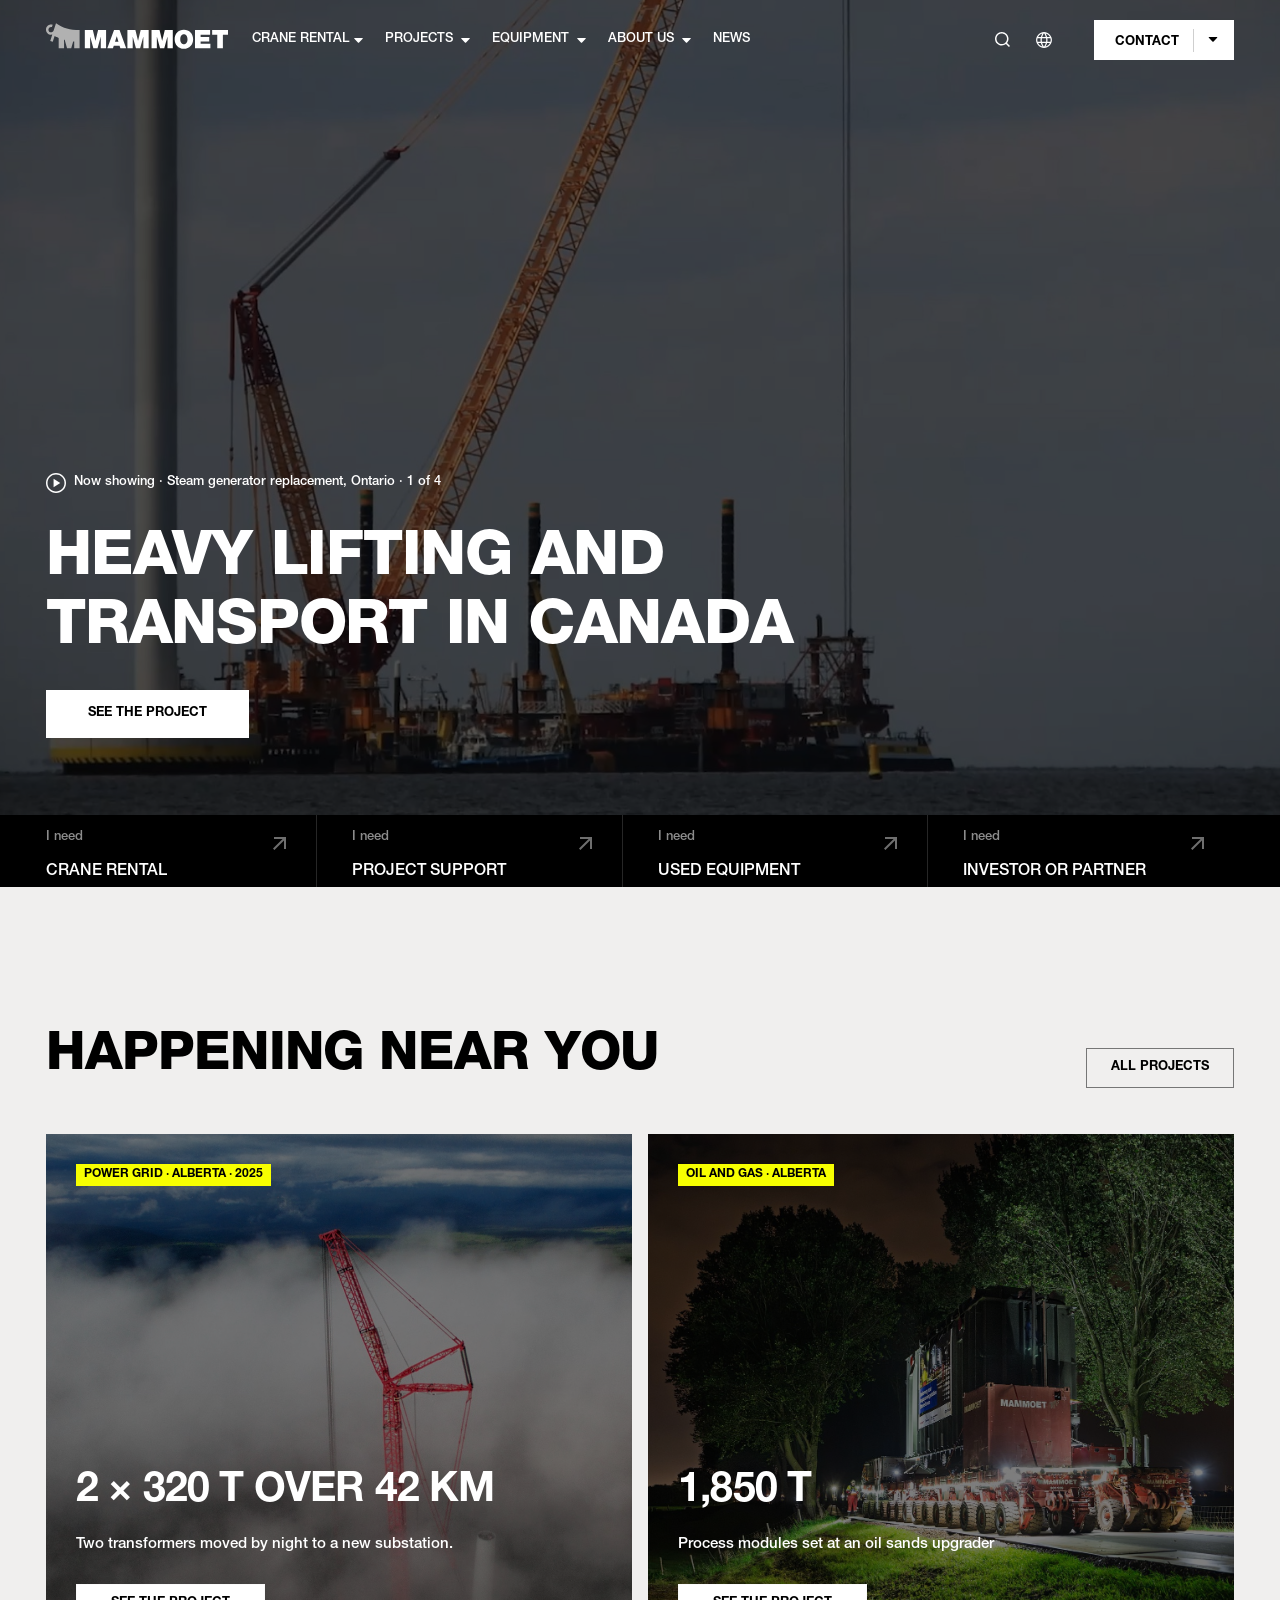
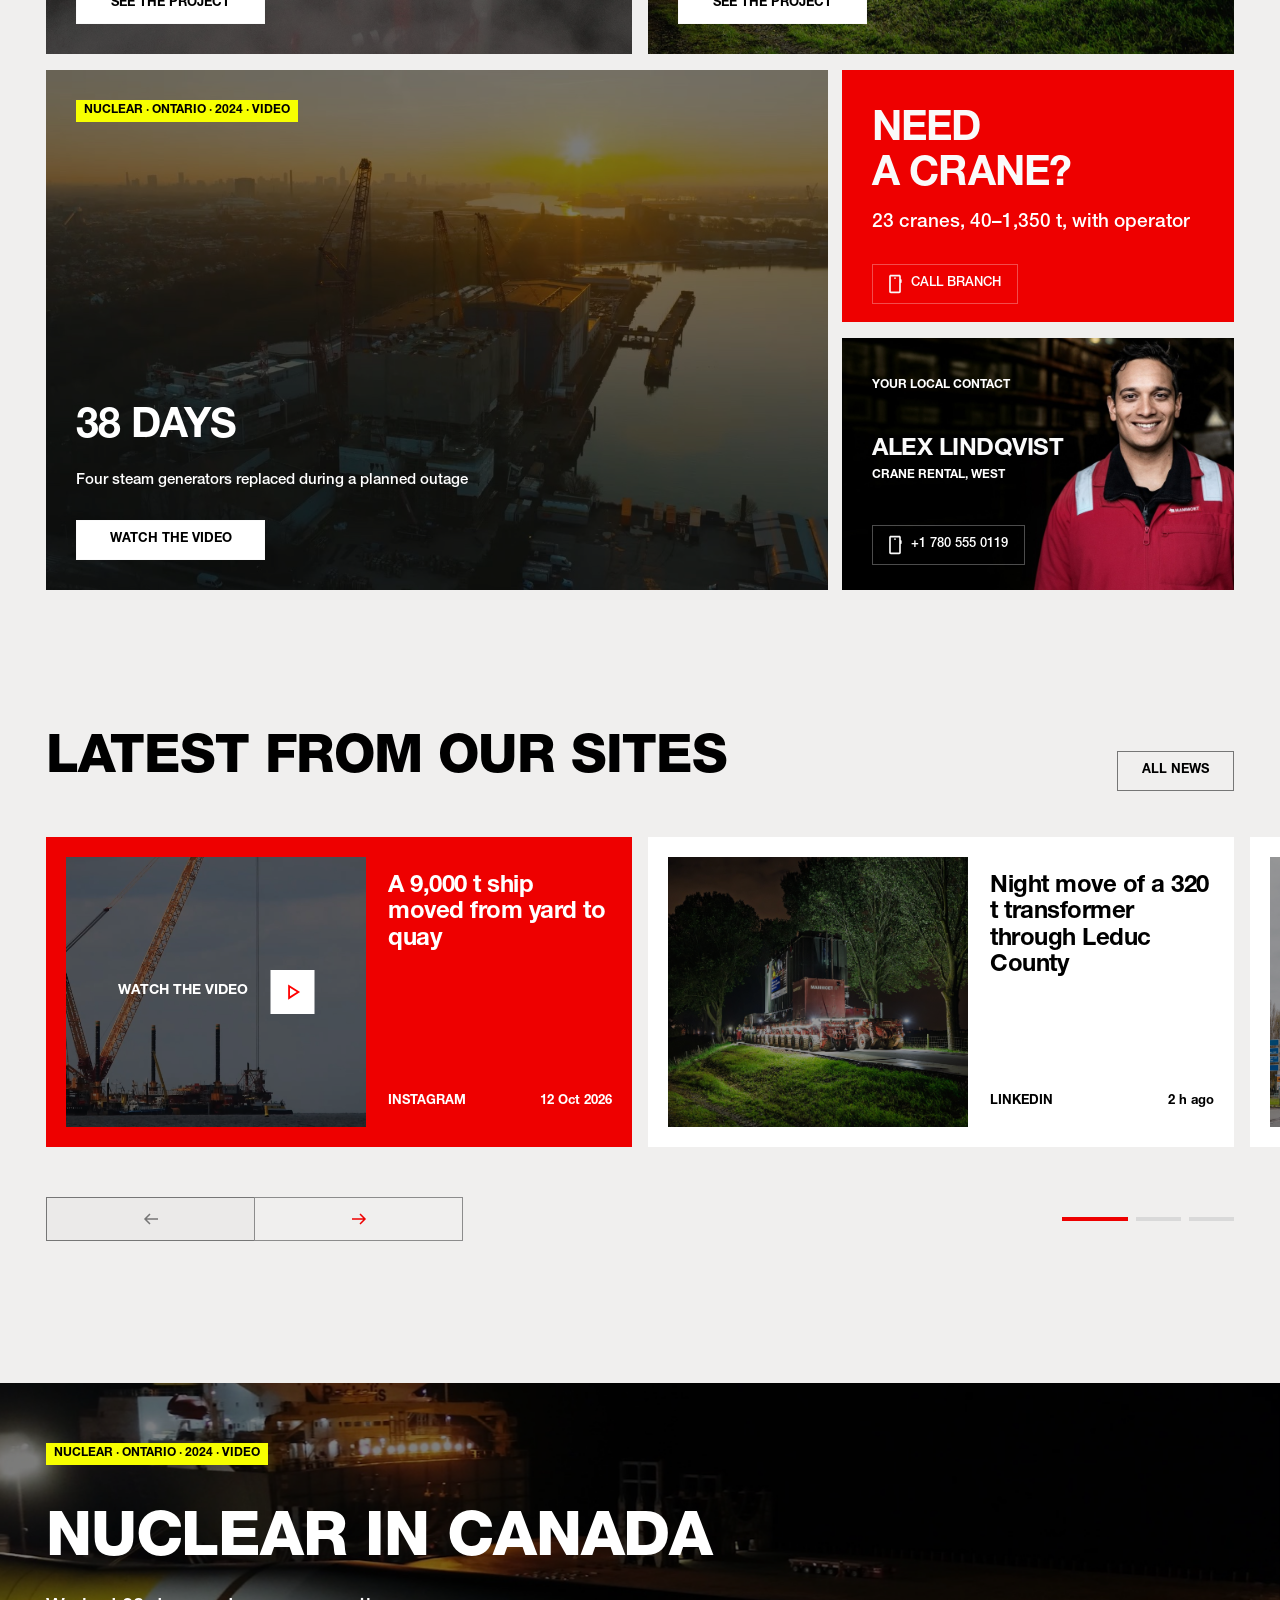
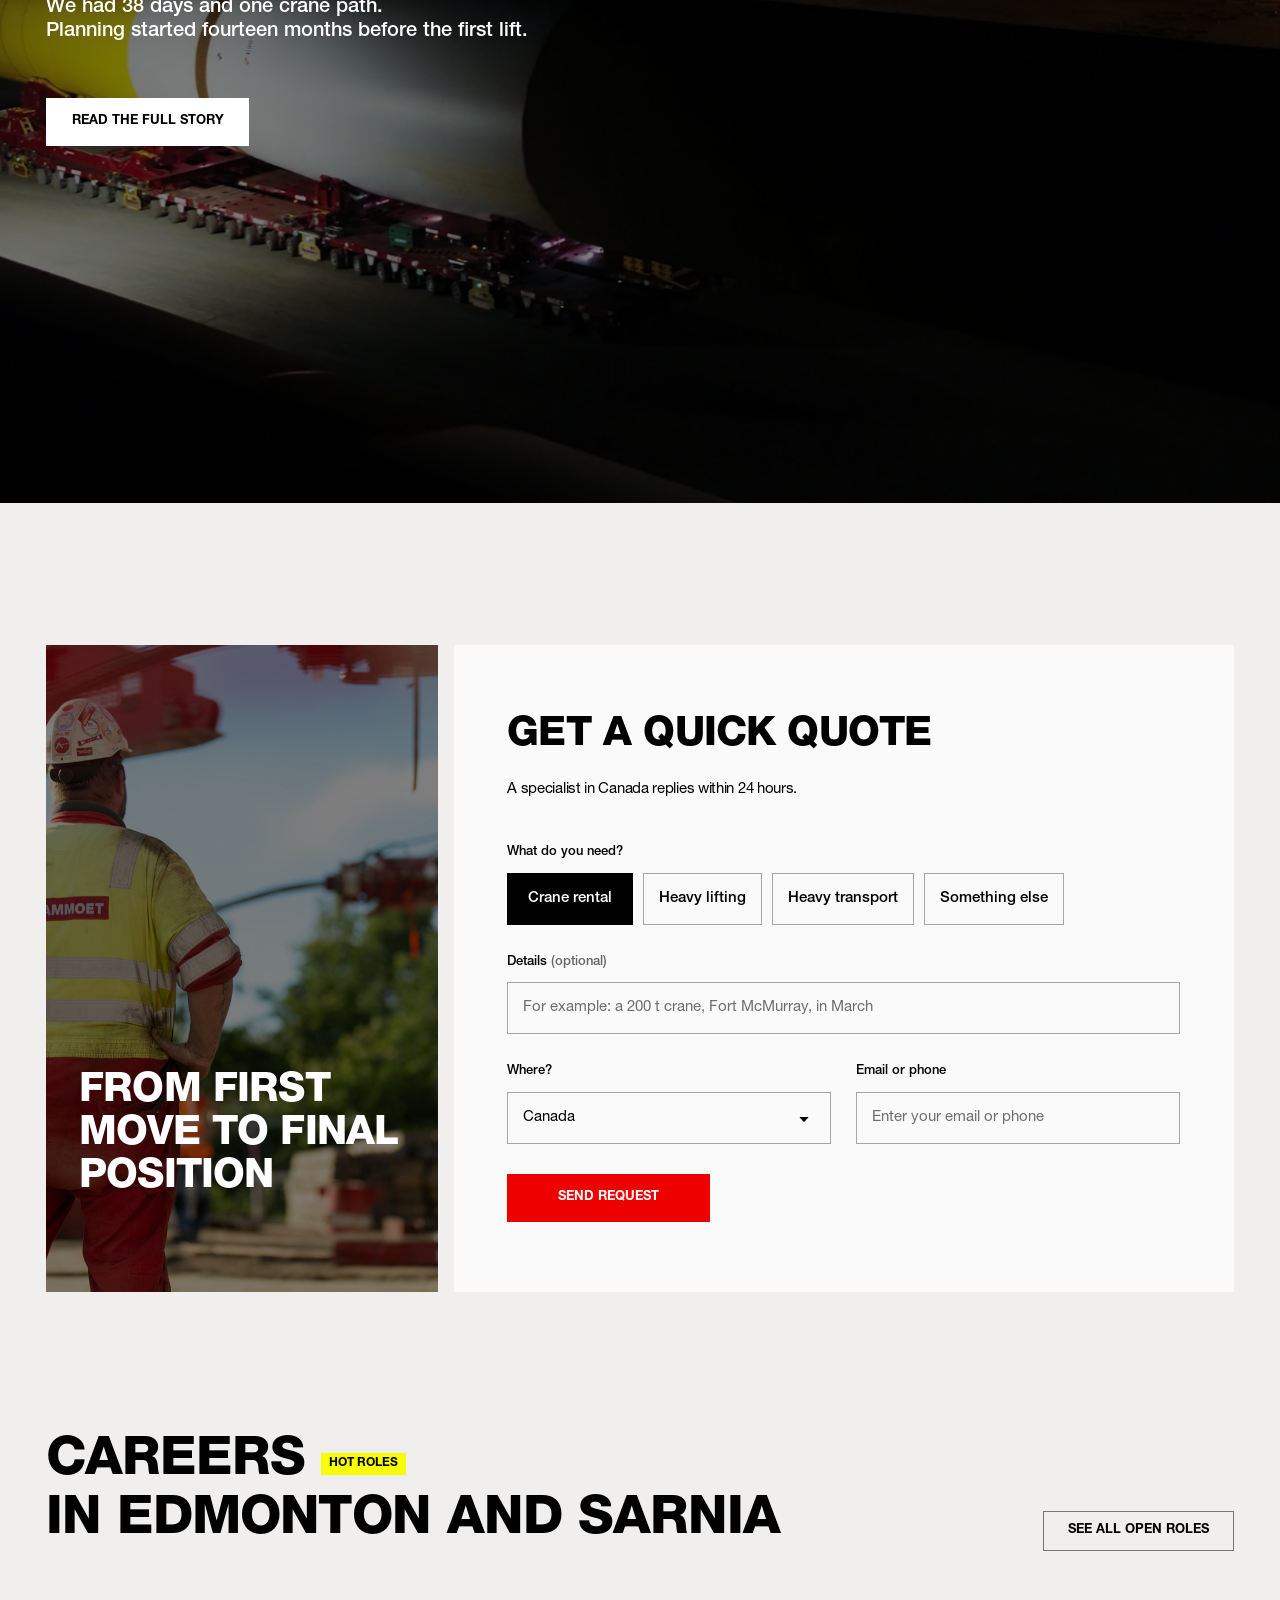
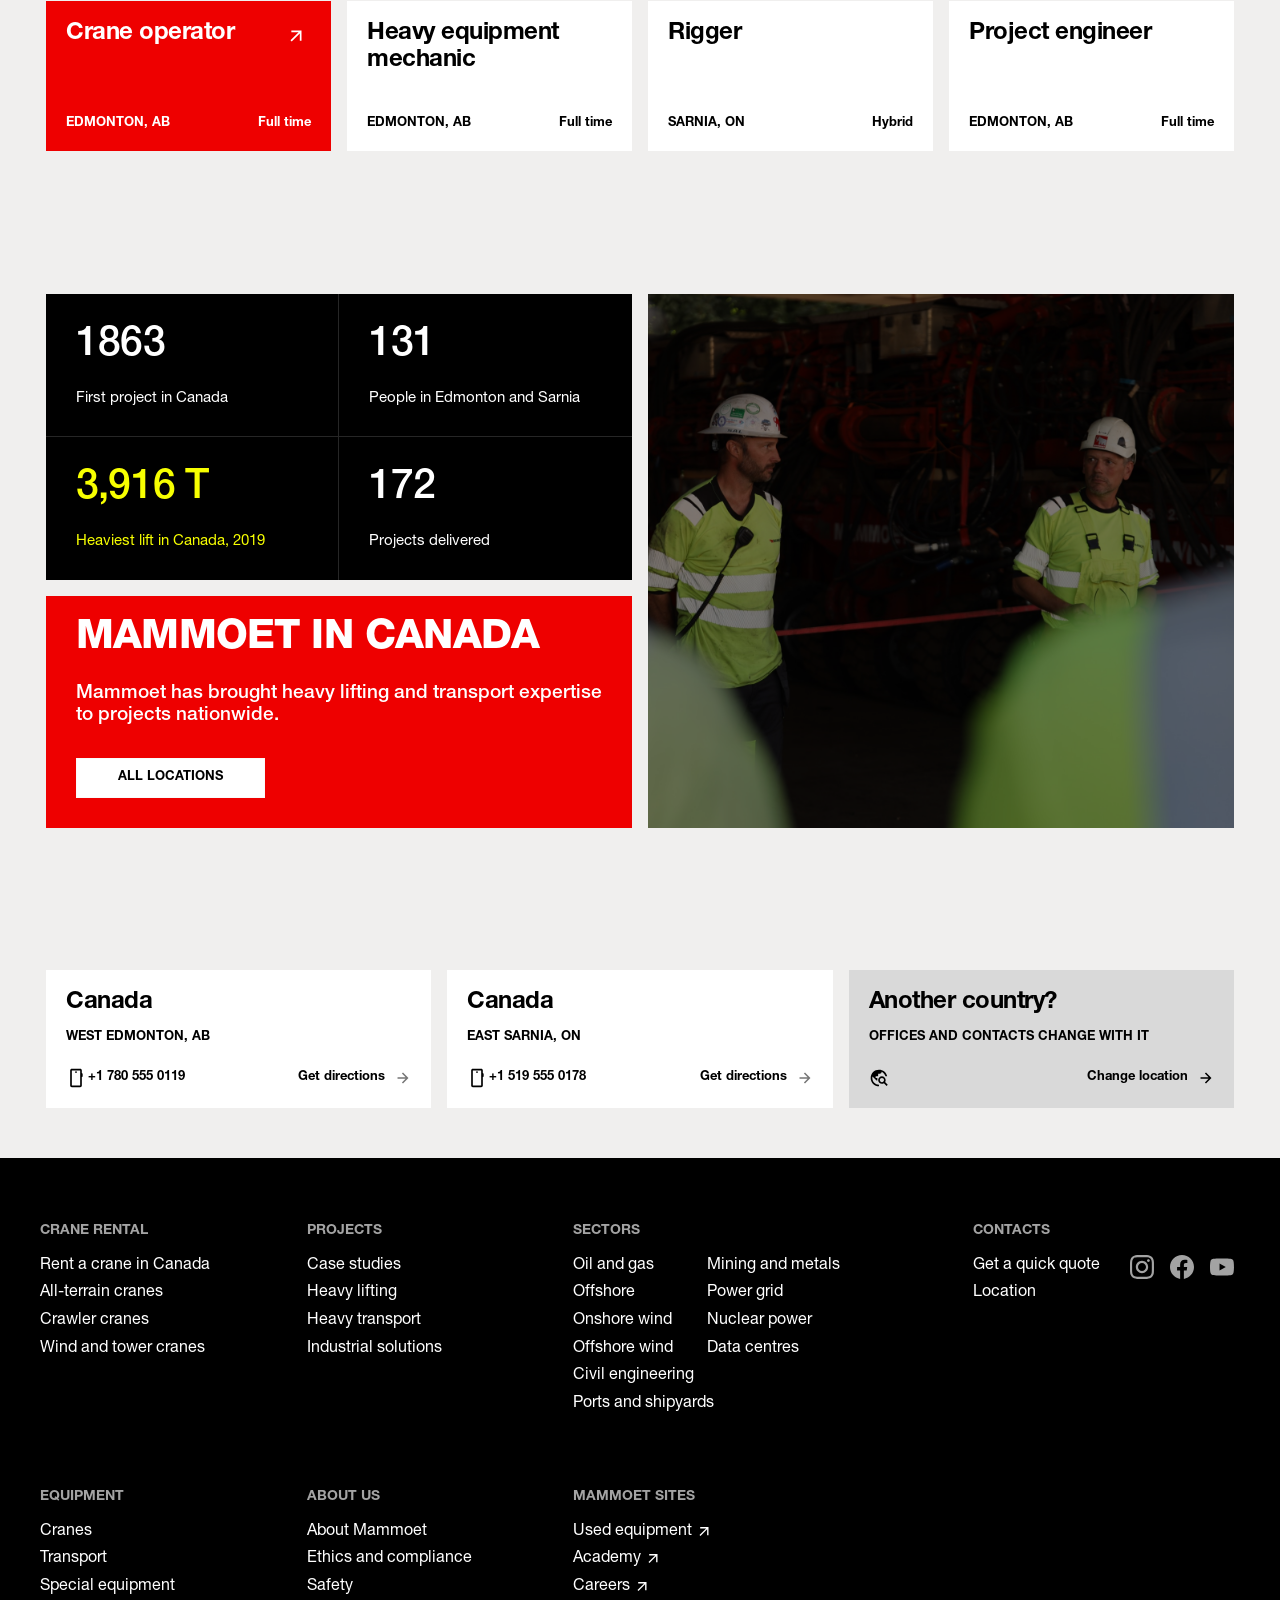
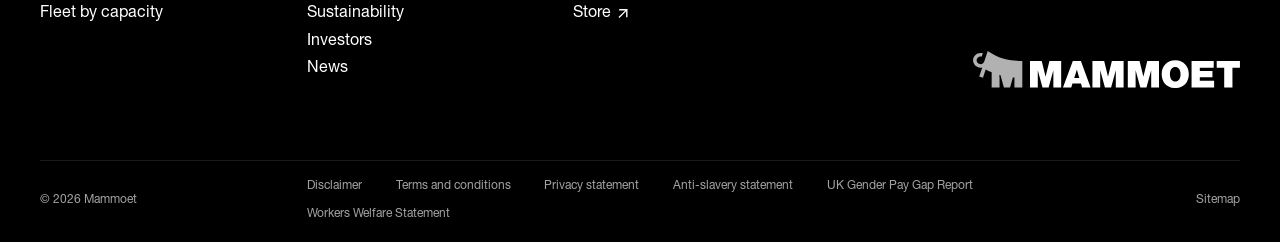
<file: index.html>
<!doctype html><html lang="en"><head><meta charset="utf-8"><meta name="viewport" content="width=device-width, initial-scale=1">
<title>Mammoet Home Concept</title>
<link rel="stylesheet" href="fonts.css"><link rel="stylesheet" href="styles.css">
</head><body>
<a class="skip" href="#main">Skip to content</a>
<header class="hp-top">
  <a href="#" class="hp-top__logo" aria-label="Mammoet home"><img src="assets/mammoet-logo.svg" width="185" height="26" alt="Mammoet"></a>
  <nav class="hp-top__nav" aria-label="Main">
    <a href="#"><span>Crane rental</span><img src="assets/nav-arrow.svg" width="14" height="14" alt=""></a>
    <a href="#"><span>Projects</span><img src="assets/nav-arrow-2.svg" width="14" height="14" alt=""></a>
    <a href="#"><span>Equipment</span><img src="assets/nav-arrow-2.svg" width="14" height="14" alt=""></a>
    <a href="#"><span>About us</span><img src="assets/nav-arrow-2.svg" width="14" height="14" alt=""></a>
    <a href="#"><span>News</span></a>
  </nav>
  <div class="hp-top__tools">
    <a href="#"><span>Search</span><span class="hp-top__search"><img src="assets/search.svg" width="15" height="15" alt=""></span></a>
    <a href="#" id="lang-toggle"><span>Canada, EN</span><img src="assets/language.svg" width="20" height="20" alt=""></a>
  </div>
  <a href="#contact" class="hp-top__contact">
    <span>Contact</span>
    <i aria-hidden="true"></i>
    <img src="assets/contact-arrow.svg" width="10" height="14" alt="">
  </a>
</header>
<main id="main">
<span id="top"></span>
  <section class="hp-hero hA">
    <div class="hp-hero__media hp-media">
      <img class="crop-hero" src="assets/hero-video.jpg" alt="Crane barge at sea beside a wind turbine tower">
      <span class="shade" style="--o:.6"></span>
    </div>
    <div class="hp-hero__body">
      <p class="hp-hero__label"><img src="assets/play-circle.svg" width="20" height="20" alt=""> <span>Now showing · Steam generator replacement, Ontario · 1 of 4</span></p>
      <div class="hp-hero__title">
        <h1>Heavy lifting and<br>transport in Canada</h1>
        <a href="#" class="hp-btn hp-btn--lg"><span>See the project</span></a>
      </div>
    </div>
  </section>

  <nav class="need hover-group" aria-label="I need">
    <a href="#" class="need__item"><span><small>I need</small><b>Crane rental</b></span><img src="assets/outward-gray.svg" width="24" height="24" alt=""></a>
    <a href="#" class="need__item"><span><small>I need</small><b>Project support</b></span><img src="assets/outward-gray.svg" width="24" height="24" alt=""></a>
    <a href="#" class="need__item"><span><small>I need</small><b>Used equipment</b></span><img src="assets/outward-gray.svg" width="24" height="24" alt=""></a>
    <a href="#" class="need__item"><span><small>I need</small><b>Investor or partner</b></span><img src="assets/outward-gray.svg" width="24" height="24" alt=""></a>
  </nav>

  <section class="hp-sec wrap">
    <div class="hp-sec__head">
      <h2>Happening near you</h2>
      <a href="#" class="hp-btn hp-btn--ghost"><span>All projects</span></a>
    </div>
    <div class="happening">
      <article class="tile hp-media">
        <img class="crop-h1" src="assets/happening-1.jpg" alt="Red crawler crane rising through low cloud" loading="lazy">
        <span class="shade" style="--o:.5"></span>
        <span class="tag"><span>Power grid · Alberta · 2025</span></span>
        <div class="tile__txt">
          <div><h3>2 × 320 T over 42 km</h3><p>Two transformers moved by night to a new substation.</p></div>
          <a href="#" class="hp-btn"><span>See the project</span></a>
        </div>
      </article>
      <article class="tile hp-media">
        <img class="crop-h2" src="assets/happening-2.jpg" alt="Heavy transformer on a multi-axle transporter at night" loading="lazy">
        <span class="shade" style="--o:.5"></span>
        <span class="tag"><span>Oil and gas · Alberta</span></span>
        <div class="tile__txt">
          <div><h3>1,850 T</h3><p>Process modules set at an oil sands upgrader</p></div>
          <a href="#" class="hp-btn"><span>See the project</span></a>
        </div>
      </article>
      <article class="tile hp-media">
        <img class="crop-h3" src="assets/happening-3.jpg" alt="Aerial view of a riverside construction site at sunset" loading="lazy">
        <span class="shade" style="--o:.5"></span>
        <span class="tag"><span>Nuclear · Ontario · 2024 · Video</span></span>
        <div class="tile__txt">
          <div><h3>38 days</h3><p>Four steam generators replaced during a planned outage</p></div>
          <a href="#" class="hp-btn"><span>Watch the video</span></a>
        </div>
      </article>
      <div class="happening__side">
        <a href="tel:+17805550100" class="side-card crane">
          <h3>Need<br>a crane?</h3>
          <p class="crane__sub">23 cranes, 40–1,350 t, with operator</p>
          <span class="crane__call"><img src="assets/mobile-white.svg" width="20" height="20" alt=""><span>Call branch</span></span>
        </a>
        <article class="side-card person hp-media">
          <img class="crop-h4" src="assets/contact-person-sq.jpg" alt="Portrait of Alex Lindqvist in a high-visibility jacket" loading="lazy">
          <p class="person__eyebrow">Your local contact</p>
          <h3 class="person__name">Alex Lindqvist</h3>
          <p class="person__role">Crane rental, West</p>
          <a href="tel:+17805550119" class="person__phone"><img src="assets/mobile-white.svg" width="20" height="20" alt=""><span>+1 780 555 0119</span></a>
        </article>
      </div>
    </div>
  </section>

  <section class="hp-sec">
    <div class="wrap hp-sec__head">
      <h2>Latest from our sites</h2>
      <a href="#" class="hp-btn hp-btn--ghost"><span>All news</span></a>
    </div>
    <div class="news hover-group" id="news" tabindex="0" aria-label="Latest news">
      <article class="news__card hp-card is-active">
        <div class="news__img hp-media">
          <img class="crop-vid" src="assets/hero-video.jpg" alt="Crane barge at sea" loading="lazy">
          <span class="shade" style="--o:.5"></span>
          <a href="#" class="watch"><span>Watch the video</span><i><img src="assets/play-triangle.svg" width="26" height="26" alt=""></i></a>
        </div>
        <div class="news__txt"><h3>A 9,000 t ship moved from yard to quay</h3><p><span>Instagram</span><time>12 Oct 2026</time></p></div>
      </article>
      <article class="news__card hp-card">
        <div class="news__img hp-media">
          <img class="crop-n" src="assets/news-night.jpg" alt="Transformer transport at night" loading="lazy">
          <span class="shade" style="--o:.4"></span>
        </div>
        <div class="news__txt"><h3>Night move of a 320 t transformer through Leduc County</h3><p><span>LinkedIn</span><time>2 h ago</time></p></div>
      </article>
      <article class="news__card hp-card">
        <div class="news__img hp-media">
          <img class="crop-n3" src="assets/news-transformers.jpg" alt="Mobile crane beside a glass office building" loading="lazy">
          <span class="shade" style="--o:.4"></span>
        </div>
        <div class="news__txt"><h3>Six transformers in four weeks for a data centre campus</h3><p><span>Data centres · Calgary</span><time>6 Oct 2026</time></p></div>
      </article>
      <article class="news__card hp-card">
        <div class="news__img hp-media">
          <img class="crop-n4" src="assets/news-award.jpg" alt="Nuclear refurbishment work site" loading="lazy">
          <span class="shade" style="--o:.4"></span>
        </div>
        <div class="news__txt"><h3>ESTA award for our nuclear refurbishment work in Ontario</h3><p><span>News</span><time>6 Oct 2026</time></p></div>
      </article>
      <article class="news__card hp-card">
        <div class="news__img hp-media">
          <img class="crop-n" src="assets/news-night.jpg" alt="Transformer transport at night" loading="lazy">
          <span class="shade" style="--o:.4"></span>
        </div>
        <div class="news__txt"><h3>Night move of a 320 t transformer through Leduc County</h3><p><span>LinkedIn</span><time>2 h ago</time></p></div>
      </article>
      <article class="news__card hp-card">
        <div class="news__img hp-media">
          <img class="crop-vid" src="assets/hero-video.jpg" alt="Crane barge at sea" loading="lazy">
          <span class="shade" style="--o:.5"></span>
          <a href="#" class="watch"><span>Watch the video</span><i><img src="assets/play-triangle.svg" width="26" height="26" alt=""></i></a>
        </div>
        <div class="news__txt"><h3>A 9,000 t ship moved from yard to quay</h3><p><span>Instagram</span><time>12 Oct 2026</time></p></div>
      </article>
    </div>
    <div class="wrap pagin">
      <div class="pagin__nav">
        <button type="button" id="news-prev" aria-label="Previous news"><svg width="16" height="16" viewBox="0 0 16 16" aria-hidden="true"><path d="M15 8H2m5-5L2 8l5 5" fill="none" stroke="currentColor" stroke-width="1.5"/></svg></button>
        <button type="button" id="news-next" aria-label="Next news"><svg width="16" height="16" viewBox="0 0 16 16" aria-hidden="true"><path d="M1 8h13M9 3l5 5-5 5" fill="none" stroke="currentColor" stroke-width="1.5"/></svg></button>
      </div>
      <div class="pagin__bars" id="pagin" role="group" aria-label="News pages">
        <button type="button" class="is-active" aria-label="Page 1"></button>
        <button type="button" aria-label="Page 2"></button>
        <button type="button" aria-label="Page 3"></button>
      </div>
    </div>
  </section>

  <section class="hp-sec hp-cta">
    <div class="hp-cta__media hp-media">
      <img class="crop-cta" src="assets/cta-video.jpg" alt="Large cylindrical component on a transporter at night" loading="lazy">
      <span class="shade" style="--o:.5"></span>
    </div>
    <div class="hp-cta__track">
      <div class="hp-cta__body">
        <span class="tag"><span>Nuclear · Ontario · 2024 · Video</span></span>
        <div class="hp-cta__title">
          <h2>Nuclear in Canada</h2>
          <p>We had 38 days and one crane path.<br>Planning started fourteen months before the first lift.</p>
        </div>
        <a href="#" class="hp-btn hp-btn--lg"><span>Read the full story</span></a>
      </div>
    </div>
  </section>

  <section class="hp-sec wrap quote" id="contact">
    <div class="quote__img hp-media">
      <img class="crop-q" src="assets/forma-front.jpg" alt="Site worker in a hard hat watching a lift from behind" loading="lazy">
      <span class="shade" style="--o:.5"></span>
      <p>From first<br>move to final<br>position</p>
    </div>
    <div class="quote__panel">
      <form class="quote__form" id="quote-form" novalidate>
        <div class="quote__intro">
          <h2>Get a quick quote</h2>
          <p id="quote-sub" data-i18n-skip>A specialist in Canada replies within 24 hours.</p>
        </div>
        <fieldset class="field" aria-describedby="need-msg">
          <legend>What do you need?</legend>
          <div class="pills">
            <label><input type="radio" name="need" value="crane-rental" checked><span><span>Crane rental</span></span></label>
            <label><input type="radio" name="need" value="heavy-lifting"><span><span>Heavy lifting</span></span></label>
            <label><input type="radio" name="need" value="heavy-transport"><span><span>Heavy transport</span></span></label>
            <label><input type="radio" name="need" value="other"><span><span>Something else</span></span></label>
          </div>
          <span class="field__msg" data-i18n-skip id="need-msg" aria-live="polite"></span>
        </fieldset>
        <label class="field">
          <span class="field__label">Details <em id="details-opt">(optional)</em></span>
          <input class="input input--details" type="text" name="details" id="quote-details" data-i18n-skip placeholder="For example: a 200 t crane, Fort McMurray, in March" aria-describedby="details-msg">
          <span class="field__msg" data-i18n-skip id="details-msg" aria-live="polite"></span>
        </label>
        <div class="field-row">
          <label class="field">
            <span class="field__label">Where?</span>
            <span class="select">
              <select class="input" name="where" id="quote-where">
                <option value="Canada">Canada</option>
                <option value="United States">United States</option>
                <option value="Another country">Another country</option>
              </select>
              <img src="assets/select-arrow.svg" width="24" height="24" alt="">
            </span>
          </label>
          <label class="field">
            <span class="field__label">Email or phone</span>
            <input class="input" type="text" name="contact" id="quote-contact" placeholder="Enter your email or phone" autocomplete="email" autocapitalize="none" autocorrect="off" spellcheck="false" aria-describedby="contact-msg" required>
            <span class="field__msg" data-i18n-skip id="contact-msg" aria-live="polite"></span>
          </label>
        </div>
        <button class="hp-btn hp-btn--lg hp-btn--red" type="submit"><span>Send request</span></button>
      </form>
      <section class="quote__form quote__done" id="quote-done" hidden>
        <div class="quote__intro">
          <h2 id="quote-done-title" tabindex="-1">Thanks, we have your request</h2>
          <p id="quote-done-text" data-i18n-skip></p>
        </div>
        <button class="hp-btn hp-btn--ghost" id="quote-again" type="button"><span>Send another request</span></button>
      </section>
    </div>
  </section>

  <section class="hp-sec wrap">
    <div class="hp-sec__head">
      <h2 class="careers-title">Careers<span class="hp-hot"><span>Hot roles</span></span><br>in Edmonton and Sarnia</h2>
      <a href="#" class="hp-btn hp-btn--ghost"><span>See all open roles</span></a>
    </div>
    <div class="jobs hover-group">
      <a href="#" class="job hp-card is-active">
        <h3>Crane operator</h3>
        <img class="job__arrow" src="assets/career-arrow.svg" width="16" height="16" alt="">
        <p><span>Edmonton, AB</span><time>Full time</time></p>
      </a>
      <a href="#" class="job hp-card">
        <h3>Heavy equipment mechanic</h3>
        <img class="job__arrow" src="assets/career-arrow.svg" width="16" height="16" alt="">
        <p><span>Edmonton, AB</span><time>Full time</time></p>
      </a>
      <a href="#" class="job hp-card">
        <h3>Rigger</h3>
        <img class="job__arrow" src="assets/career-arrow.svg" width="16" height="16" alt="">
        <p><span>Sarnia, ON</span><time>Hybrid</time></p>
      </a>
      <a href="#" class="job hp-card">
        <h3>Project engineer</h3>
        <img class="job__arrow" src="assets/career-arrow.svg" width="16" height="16" alt="">
        <p><span>Edmonton, AB</span><time>Full time</time></p>
      </a>
    </div>
  </section>

  <section class="hp-sec wrap">
    <div class="stats">
      <div class="stats__left">
        <dl class="stats__grid">
          <div><dt>1998</dt><dd>First project in Canada</dd></div>
          <div><dt>140</dt><dd>People in Edmonton and Sarnia</dd></div>
          <div class="is-hi"><dt>4,200 T</dt><dd>Heaviest lift in Canada, 2019</dd></div>
          <div><dt>184</dt><dd>Projects delivered</dd></div>
        </dl>
        <div class="stats__intro">
          <h2>Mammoet in Canada</h2>
          <p>Mammoet has brought heavy lifting and transport expertise to projects nationwide.</p>
          <a href="#" class="hp-btn"><span>All Locations</span></a>
        </div>
      </div>
      <div class="stats__img hp-media">
        <img class="crop-s" src="assets/stats-team.jpg" alt="Two site workers in hard hats talking next to a heavy machine" loading="lazy">
        <span class="shade" style="--o:.5"></span>
      </div>
    </div>
  </section>

  <section class="hp-sec wrap">
    <div class="locs hover-group">
      <article class="hp-loc hp-card">
        <h3>Canada</h3>
        <p class="hp-loc__sub">West Edmonton, AB</p>
        <div class="hp-loc__row">
          <a href="tel:+17805550119"><img src="assets/mobile-black.svg" width="20" height="20" alt=""><span>+1 780 555 0119</span></a>
          <a href="#" class="hp-loc__link"><span>Get directions</span><img src="assets/arrow-forward-gray.svg" width="16" height="16" alt=""></a>
        </div>
      </article>
      <article class="hp-loc hp-card">
        <h3>Canada</h3>
        <p class="hp-loc__sub">East Sarnia, ON</p>
        <div class="hp-loc__row">
          <a href="tel:+15195550178"><img src="assets/mobile-black.svg" width="20" height="20" alt=""><span>+1 519 555 0178</span></a>
          <a href="#" class="hp-loc__link"><span>Get directions</span><img src="assets/arrow-forward-gray.svg" width="16" height="16" alt=""></a>
        </div>
      </article>
      <article class="hp-loc hp-card hp-loc--other">
        <h3>Another country?</h3>
        <p class="hp-loc__sub">Offices and contacts change with it</p>
        <div class="hp-loc__row">
          <img src="assets/travel-explore.svg" width="20" height="20" alt="">
          <a href="#" class="hp-loc__link"><span>Change location</span><img src="assets/arrow-forward-gray.svg" width="16" height="16" alt=""></a>
        </div>
      </article>
    </div>
  </section>
</main>
<footer class="foot">
  <div class="foot__grid">
    <div class="foot__col c1"><h2>Crane rental</h2><ul>
      <li><a href="#">Rent a crane in Canada</a></li><li><a href="#">All-terrain cranes</a></li><li><a href="#">Crawler cranes</a></li><li><a href="#">Wind and tower cranes</a></li>
    </ul></div>
    <div class="foot__col hp-c3"><h2>Projects</h2><ul>
      <li><a href="#">Case studies</a></li><li><a href="#">Heavy lifting</a></li><li><a href="#">Heavy transport</a></li><li><a href="#">Industrial solutions</a></li>
    </ul></div>
    <div class="foot__col hp-c5"><h2>Sectors</h2><div class="foot__two"><ul>
      <li><a href="#">Oil and gas</a></li><li><a href="#">Offshore</a></li><li><a href="#">Onshore wind</a></li><li><a href="#">Offshore wind</a></li><li><a href="#">Civil engineering</a></li><li><a href="#">Ports and shipyards</a></li>
    </ul><ul>
      <li><a href="#">Mining and metals</a></li><li><a href="#">Power grid</a></li><li><a href="#">Nuclear power</a></li><li><a href="#">Data centres</a></li>
    </ul></div></div>
    <div class="foot__col c8"><h2>Contacts</h2><div class="foot__two"><ul>
      <li><a href="#contact">Get a quick quote</a></li><li><a href="#">Location</a></li>
    </ul><div class="foot__social">
      <a href="#" aria-label="Instagram"><img src="assets/instagram.svg" width="24" height="24" alt=""></a>
      <a href="#" aria-label="Facebook"><img src="assets/facebook.svg" width="24" height="24" alt=""></a>
      <a href="#" aria-label="YouTube"><img src="assets/youtube.svg" width="24" height="24" alt=""></a>
    </div></div></div>
    <div class="foot__col c1 r2"><h2>Equipment</h2><ul>
      <li><a href="#">Cranes</a></li><li><a href="#">Transport</a></li><li><a href="#">Special equipment</a></li><li><a href="#">Fleet by capacity</a></li>
    </ul></div>
    <div class="foot__col hp-c3 r2"><h2>About us</h2><ul>
      <li><a href="#">About Mammoet</a></li><li><a href="#">Ethics and compliance</a></li><li><a href="#">Safety</a></li><li><a href="#">Sustainability</a></li><li><a href="#">Investors</a></li><li><a href="#">News</a></li>
    </ul></div>
    <div class="foot__col hp-c5 r2"><h2>Mammoet sites</h2><ul class="foot__ext">
      <li><a href="#">Used equipment <img src="assets/external.svg" width="16" height="16" alt=""></a></li>
      <li><a href="#">Academy <img src="assets/external.svg" width="16" height="16" alt=""></a></li>
      <li><a href="#">Careers <img src="assets/external.svg" width="16" height="16" alt=""></a></li>
      <li><a href="#">Store <img src="assets/external.svg" width="16" height="16" alt=""></a></li>
    </ul></div>
    <a href="#" class="foot__logo c8 r2"><img class="foot__logo-img" src="assets/mammoet-logo.svg" width="320" height="45" alt="Mammoet"></a>
  </div>
  <div class="foot__bar">
    <p class="foot__copy">© 2026 Mammoet</p>
    <ul class="foot__legal">
      <li><a href="#">Disclaimer</a></li><li><a href="#">Terms and conditions</a></li><li><a href="#">Privacy statement</a></li><li><a href="#">Anti-slavery statement</a></li><li><a href="#">UK Gender Pay Gap Report</a></li><li><a href="#">Workers Welfare Statement</a></li>
    </ul>
    <a href="#" class="foot__sitemap">Sitemap</a>
  </div>
</footer>
<script>
// EN/DE switch. English is the source text in the markup; German comes from this dictionary.
// Chosen in the header location panel (Language). Texts written by the quote script use __t() and a hook.
(function () {
  var DE = {"Skip to content": "Zum Inhalt springen", "Crane rental": "Kranvermietung", "Projects": "Projekte", "Equipment": "Geräte", "About us": "Über uns", "Search": "Suche", "Contact": "Kontakt", "Menu": "Menü", "Close": "Schließen", "We assume you are in Canada. Is this correct?": "Wir gehen davon aus, dass Sie in Kanada sind. Stimmt das?", "Yes": "Ja", "Change": "Ändern", "Choose your location": "Standort wählen", "Country": "Land", "Canada": "Kanada", "United States": "USA", "Netherlands": "Niederlande", "Germany": "Deutschland", "United Kingdom": "Vereinigtes Königreich", "Language": "Sprache", "Save": "Speichern", "Cancel": "Abbrechen", "Rent a crane in Canada": "Kran mieten in Kanada", "23 cranes from 40 to 1,350 t, with operator": "23 Krane von 40 bis 1.350 t, mit Kranführer", "Get a quick quote": "Schnelles Angebot anfordern", "All-terrain cranes": "All-Terrain-Krane", "40 to 500 t": "40 bis 500 t", "Crawler cranes": "Raupenkrane", "100 to 1,350 t": "100 bis 1.350 t", "Wind and tower cranes": "Wind- und Turmkrane", "up to 160 m": "bis 160 m", "Crane rental, West · +1 780 555 0142": "Kranvermietung, West · +1 780 555 0142", "Crane rental, East · +1 519 555 0178": "Kranvermietung, Ost · +1 519 555 0178", "Case studies": "Referenzprojekte", "Your country first": "Ihr Land zuerst", "Filter by sector": "Nach Branche filtern", "Heavy lifting": "Schwerlasthub", "Heavy transport": "Schwertransport", "Industrial solutions": "Industrielösungen", "Training for your crew": "Schulungen für Ihr Team", "2 × 320 T": "2 × 320 t", "2 × 320 T over 42 km": "2 × 320 t über 42 km", "Power grid · Alberta · 2025": "Stromnetz · Alberta · 2025", "38 days": "38 Tage", "Nuclear · Ontario · 2024": "Kernkraft · Ontario · 2024", "Our fleet": "Unsere Flotte", "Cranes": "Krane", "Special equipment": "Spezialgeräte", "Fleet by capacity": "Flotte nach Tragfähigkeit", "Mobile cranes for sale": "Mobilkrane zu verkaufen", "Used equipment, your region first": "Gebrauchtgeräte, Ihre Region zuerst", "SPMTs for sale": "SPMTs zu verkaufen", "About Mammoet": "Über Mammoet", "Ethics and compliance": "Ethik und Compliance", "Safety": "Sicherheit", "Sustainability": "Nachhaltigkeit", "Investors and financial information": "Investoren und Finanzinformationen", "Mammoet in Canada": "Mammoet in Kanada", "Edmonton and Sarnia": "Edmonton und Sarnia", "Part of SHV since 2000": "Seit 2000 Teil von SHV", "Financial information": "Finanzinformationen", "What do you need?": "Was brauchen Sie?", "A reply within 24 hours, and a copy to you": "Antwort innerhalb von 24 Stunden, mit Kopie an Sie", "Locations": "Standorte", "Projects, Canada · +1 780 555 0119": "Projekte, Kanada · +1 780 555 0119", "People often look for": "Häufig gesucht", "A 200 t crane": "Ein 200-t-Kran", "Transformer transport": "Transformatorentransport", "Nuclear projects in Canada": "Kernkraftprojekte in Kanada", "Used SPMTs": "Gebrauchte SPMTs", "More from Mammoet": "Mehr von Mammoet", "Next course: TCVT": "Nächster Kurs: TCVT", "Only in countries with courses": "Nur in Ländern mit Kursen", "All courses": "Alle Kurse", "Used equipment": "Gebrauchtgeräte", "Careers": "Karriere", "Store": "Shop", "All locations": "Alle Standorte", "Now showing · Steam generator replacement, Ontario · 1 of 4": "Jetzt zu sehen · Dampferzeugertausch, Ontario · 1 von 4", "Heavy lifting and": "Schwer­last­hub und", "transport in Canada": "Schwer­transport in Kanada", "See the project": "Projekt ansehen", "I need": "Ich brauche", "Project support": "Projekt\u00adunter\u00adstützung", "Investor or partner": "Investor oder Partner", "Happening near you": "In Ihrer Nähe", "All projects": "Alle Projekte", "Two transformers moved by night to a new substation.": "Zwei Transformatoren nachts in ein neues Umspannwerk gebracht.", "Oil and gas · Alberta": "Öl und Gas · Alberta", "1,850 T": "1.850 t", "Process modules set at an oil sands upgrader": "Prozessmodule für einen Ölsand-Upgrader gesetzt", "Nuclear · Ontario · 2024 · Video": "Kernkraft · Ontario · 2024 · Video", "Four steam generators replaced during a planned outage": "Vier Dampferzeuger während eines geplanten Stillstands ersetzt", "Watch the video": "Video ansehen", "Need": "Brauchen Sie", "a crane?": "einen Kran?", "23 cranes, 40–1,350 t, with operator": "23 Krane, 40–1.350 t, mit Kranführer", "Call branch": "Niederlassung anrufen", "Your local contact": "Ihr Kontakt vor Ort", "Crane rental, West": "Kranvermietung, West", "Latest from our sites": "Neues von unseren Baustellen", "All news": "Alle News", "A 9,000 t ship moved from yard to quay": "Ein 9.000-t-Schiff von der Werft an den Kai bewegt", "12 Oct 2026": "12. Okt. 2026", "Night move of a 320 t transformer through Leduc County": "Nachttransport eines 320-t-Transformators durch Leduc County", "2 h ago": "vor 2 Std.", "Six transformers in four weeks for a data centre campus": "Sechs Transformatoren in vier Wochen für einen Rechenzentrums-Campus", "Data centres · Calgary": "Rechenzentren · Calgary", "6 Oct 2026": "6. Okt. 2026", "ESTA award for our nuclear refurbishment work in Ontario": "ESTA-Auszeichnung für unsere Kernkraftsanierung in Ontario", "Nuclear in Canada": "Kernkraft in Kanada", "We had 38 days and one crane path.": "Wir hatten 38 Tage und einen Kranweg.", "Planning started fourteen months before the first lift.": "Die Planung begann vierzehn Monate vor dem ersten Hub.", "Read the full story": "Ganze Geschichte lesen", "From first": "Vom ersten", "move to final": "Hub bis zur", "position": "Endposition", "Something else": "Etwas anderes", "Where?": "Wo?", "Another country": "Anderes Land", "Email or phone": "E-Mail oder Telefon", "Send request": "Anfrage senden", "Thanks, we have your request": "Danke, Ihre Anfrage ist bei uns", "Send another request": "Weitere Anfrage senden", "Hot roles": "Gesucht", "in Edmonton and Sarnia": "in Edmonton und Sarnia", "See all open roles": "Alle offenen Stellen", "Crane operator": "Kranführer (m/w/d)", "Full time": "Vollzeit", "Heavy equipment mechanic": "Mechaniker für Schwermaschinen (m/w/d)", "Rigger": "Rigger (m/w/d)", "Project engineer": "Projektingenieur (m/w/d)", "First project in Canada": "Erstes Projekt in Kanada", "People in Edmonton and Sarnia": "Mitarbeitende in Edmonton und Sarnia", "Heaviest lift in Canada, 2019": "Schwerster Hub in Kanada, 2019", "Projects delivered": "Abgeschlossene Projekte", "Mammoet has brought heavy lifting and transport expertise to projects nationwide.": "Mammoet bringt sein Know-how für Schwerlasthub und Schwertransport in Projekte im ganzen Land.", "All Locations": "Alle Standorte", "Get directions": "Route planen", "Another country?": "Anderes Land?", "Offices and contacts change with it": "Büros und Kontakte passen sich an", "Change location": "Standort ändern", "Sectors": "Branchen", "Oil and gas": "Öl und Gas", "Onshore wind": "Onshore-Wind", "Offshore wind": "Offshore-Wind", "Civil engineering": "Bauwesen", "Ports and shipyards": "Häfen und Werften", "Mining and metals": "Bergbau und Metalle", "Power grid": "Stromnetz", "Nuclear power": "Kernkraft", "Data centres": "Rechenzentren", "Contacts": "Kontakt", "Location": "Standort", "Investors": "Investoren", "Mammoet sites": "Mammoet-Websites", "Disclaimer": "Haftungsausschluss", "Terms and conditions": "AGB", "Privacy statement": "Datenschutzerklärung", "Anti-slavery statement": "Erklärung gegen moderne Sklaverei", "Workers Welfare Statement": "Erklärung zum Wohl der Beschäftigten", "Prototype page · outside this round": "Prototypseite · nicht Teil dieser Runde", "This page is not part of the home page prototype. The header, menu and footer work as on the home page.": "Diese Seite gehört nicht zum Prototyp der Startseite. Header, Menü und Footer funktionieren wie auf der Startseite.", "Back to the home page": "Zurück zur Startseite", "Mammoet home": "Mammoet Startseite", "Main menu": "Hauptmenü", "Your location": "Ihr Standort", "Close menu": "Menü schließen", "Menu content": "Menüinhalt", "Search in plain words": "Suchen Sie in einfachen Worten", "Crane barge at sea beside a wind turbine tower": "Kranschiff auf See neben einem Windturbinenturm", "Red crawler crane rising through low cloud": "Roter Raupenkran in tief hängenden Wolken", "Heavy transformer on a multi-axle transporter at night": "Schwerer Transformator auf einem Mehrachstransporter bei Nacht", "Aerial view of a riverside construction site at sunset": "Luftaufnahme einer Baustelle am Fluss bei Sonnenuntergang", "Portrait of Alex Lindqvist in a high-visibility jacket": "Porträt von Alex Lindqvist in Warnjacke", "Latest news": "Aktuelle News", "Crane barge at sea": "Kranschiff auf See", "Transformer transport at night": "Transformatorentransport bei Nacht", "Mobile crane beside a glass office building": "Mobilkran neben einem gläsernen Bürogebäude", "Nuclear refurbishment work site": "Baustelle einer Kernkraftsanierung", "Previous news": "Vorherige News", "Next news": "Nächste News", "News pages": "News-Seiten", "Page 1": "Seite 1", "Page 2": "Seite 2", "Page 3": "Seite 3", "Large cylindrical component on a transporter at night": "Großes zylindrisches Bauteil auf einem Transporter bei Nacht", "Site worker in a hard hat watching a lift from behind": "Arbeiter mit Schutzhelm beobachtet einen Hub, von hinten", "Enter your email or phone": "E-Mail oder Telefon eingeben", "Two site workers in hard hats talking next to a heavy machine": "Zwei Arbeiter mit Schutzhelm im Gespräch neben einer schweren Maschine", "Play video": "Video abspielen", "Pause video": "Video anhalten", "A specialist in Canada replies within 24 hours.": "Ein Spezialist in Kanada antwortet innerhalb von 24 Stunden.", "A specialist in the United States replies within 24 hours.": "Ein Spezialist in den USA antwortet innerhalb von 24 Stunden.", "A specialist replies within 24 hours.": "Ein Spezialist antwortet innerhalb von 24 Stunden.", "We don’t rent cranes in the United States. Our projects team replies within 24 hours.": "In den USA vermieten wir keine Krane. Unser Projektteam antwortet innerhalb von 24 Stunden.", "A specialist in Canada": "Ein Spezialist in Kanada", "A specialist in the United States": "Ein Spezialist in den USA", "A specialist": "Ein Spezialist", "Our projects team": "Unser Projektteam", "Please choose what you need.": "Bitte wählen Sie aus, was Sie brauchen.", "Please tell us what you need.": "Bitte beschreiben Sie, was Sie brauchen.", "Please enter your email or phone number.": "Bitte geben Sie Ihre E-Mail-Adresse oder Telefonnummer ein.", "Please check your email address.": "Bitte prüfen Sie Ihre E-Mail-Adresse.", "Please check your phone number.": "Bitte prüfen Sie Ihre Telefonnummer.", "For example: a 200 t crane, Fort McMurray, in March": "Zum Beispiel: ein 200-t-Kran, Fort McMurray, im März", "For example: a 300 t transformer, from the port to the site": "Zum Beispiel: ein 300-t-Transformator, vom Hafen zur Baustelle", "For example: a 90 m module, Rotterdam to Antwerp": "Zum Beispiel: ein 90-m-Modul, von Rotterdam nach Antwerpen", "Tell us what you need": "Beschreiben Sie, was Sie brauchen", "Tell us about the job": "Erzählen Sie uns vom Auftrag"};
  var COUNTRY = { 'Canada': 'Kanada', 'United States': 'USA', 'Netherlands': 'Niederlande', 'Germany': 'Deutschland', 'United Kingdom': 'Vereinigtes Königreich' };
  var lang = 'en';
  try { if (localStorage.getItem('mm-lang') === 'de') lang = 'de'; } catch (e) {}
  window.__lang = lang;
  function tr(s) {
    if (window.__lang !== 'de' || !s) return s;
    var m = s.match(/^(\s*)([\s\S]*?)(\s*)$/), k = m[2].replace(/\s+/g, ' ');
    var out = DE[k];
    if (!out) { var lm = k.match(/^(.+), (EN|DE|FR)$/); if (lm && COUNTRY[lm[1]]) out = COUNTRY[lm[1]] + ', ' + lm[2]; }
    return out ? m[1] + out + m[3] : s;
  }
  window.__t = function (s) { return tr(s); };
  var memo = new WeakMap(), ATTRS = ['placeholder', 'aria-label', 'alt'];
  function skip(el) { return !el || el.closest('script,style,[data-i18n-skip],#lang-toggle'); }
  function doText(n) {
    var st = memo.get(n);
    if (!st || n.nodeValue !== st.last) st = { orig: n.nodeValue };
    var out = tr(st.orig); if (n.nodeValue !== out) n.nodeValue = out; st.last = out; memo.set(n, st);
  }
  function doAttr(el, a) {
    var v = el.getAttribute(a); if (v == null || v.indexOf('{{') >= 0) return;
    var all = memo.get(el) || {}, st = all[a];
    if (!st || v !== st.last) st = { orig: v };
    var out = tr(st.orig); if (v !== out) el.setAttribute(a, out); st.last = out; all[a] = st; memo.set(el, all);
  }
  function applyAll() {
    var root = document.body, w = document.createTreeWalker(root, NodeFilter.SHOW_TEXT), n;
    while ((n = w.nextNode())) if (!skip(n.parentElement) && /[A-Za-z]/.test(n.nodeValue)) doText(n);
    root.querySelectorAll('[placeholder],[aria-label],img[alt]').forEach(function (el) { if (!skip(el)) ATTRS.forEach(function (a) { if (el.hasAttribute(a)) doAttr(el, a); }); });
    document.documentElement.lang = window.__lang;
    document.title = window.__lang === 'de' ? 'Mammoet Startseite Konzept' : 'Mammoet Home Concept';
    
  }
  window.__setLang = function (l) {
    window.__lang = l; try { localStorage.setItem('mm-lang', l); } catch (e) {}
    applyAll(); (window.__langHooks || []).forEach(function (f) { f(); });
  };
  // Header language switch: "Canada, EN" <-> "Canada, DE"
  var lb = document.getElementById('lang-toggle');
  function syncLabel() { if (lb) { lb.querySelector('span').setAttribute('data-l', window.__lang); lb.querySelector('span').textContent = window.__lang === 'de' ? 'Kanada, DE' : 'Canada, EN'; lb.setAttribute('aria-label', window.__lang === 'de' ? 'Sprache: Deutsch. Zu Englisch wechseln' : 'Language: English. Switch to German'); } }
  if (lb) lb.addEventListener('click', function (e) { e.preventDefault(); window.__setLang(window.__lang === 'de' ? 'en' : 'de'); syncLabel(); });
  syncLabel();
  applyAll();
})();
</script>
<script>
  // News carousel: three pagination bars track and control the scroller.
  const news = document.getElementById('news');
  const bars = [...document.querySelectorAll('#pagin button')];
  const maxScroll = () => news.scrollWidth - news.clientWidth;
  const prev = document.getElementById('news-prev');
  const next = document.getElementById('news-next');
  const behavior = () => matchMedia('(prefers-reduced-motion: reduce)').matches ? 'auto' : 'smooth';
  const syncNews = () => {
    const page = Math.round((news.scrollLeft / maxScroll()) * (bars.length - 1));
    bars.forEach((b, i) => b.classList.toggle('is-active', i === page));
    prev.disabled = news.scrollLeft <= 2;
    next.disabled = news.scrollLeft >= maxScroll() - 2;
  };
  news.addEventListener('scroll', syncNews, { passive: true });
  syncNews();
  bars.forEach((b, i) => b.addEventListener('click', () => {
    news.scrollTo({ left: maxScroll() * i / (bars.length - 1), behavior: behavior() });
  }));
  // Arrows move by one card (card width plus the 16px gap).
  const step = () => news.firstElementChild.getBoundingClientRect().width + 16;
  // Absolute targets keep repeated clicks aligned to card edges.
  const go = (dir) => {
    const s = step();
    const target = Math.min(maxScroll(), Math.max(0, (Math.round(news.scrollLeft / s) + dir) * s));
    news.scrollTo({ left: target, behavior: behavior() });
  };
  prev.addEventListener('click', () => go(-1));
  next.addEventListener('click', () => go(1));

  if (!matchMedia('(prefers-reduced-motion: reduce)').matches) {
    // Blocks rise in once as they enter the viewport; neighbours are slightly staggered.
    const STAGGER = 80;
    const revealOnce = new IntersectionObserver((entries) => {
      entries.filter(e => e.isIntersecting).forEach((entry, i) => {
        // News cards sit off-screen inside the scroller, so they all start together with it.
        const group = entry.target === news ? [...news.children] : [entry.target];
        group.forEach((el, j) => {
          el.style.setProperty('--delay', `${(i + Math.min(j, 5)) * STAGGER}ms`);
          el.classList.add('is-in');
        });
        revealOnce.unobserve(entry.target);
      });
    }, { rootMargin: '0px 0px -8% 0px' });

    document.querySelectorAll(
      '.hp-hero__body, .need, .sec__head, .tile, .side-card, .pagin, .quote__img, .quote__panel, .job, .stats__grid, .stats__intro, .stats__img, .hp-loc'
    ).forEach((el) => {
      // Blocks already on the first screen stay visible; only later ones rise in.
      if (el.getBoundingClientRect().top < innerHeight) return;
      el.classList.add('reveal'); revealOnce.observe(el);
    });
    [...news.children].forEach(el => el.classList.add('reveal'));
    revealOnce.observe(news);

    // Stats count up from zero, keeping each value's format ("4,200 T", "1998").
    const stats = [...document.querySelectorAll('.stats__grid dt')].map((el) => {
      const [, digits, suffix] = el.textContent.match(/^([\d,]+)(.*)$/);
      return { el, suffix, target: Number(digits.replace(/,/g, '')), grouped: digits.includes(',') };
    });
    const paint = (s, n) => {
      s.el.textContent = (s.grouped ? n.toLocaleString('en-US') : String(n)) + s.suffix;
    };
    stats.forEach(s => paint(s, 0));

    const countOnce = new IntersectionObserver(([entry]) => {
      if (!entry.isIntersecting) return;
      countOnce.disconnect();
      const DURATION = 1400;
      const start = performance.now();
      const tick = (now) => {
        const t = Math.min((now - start) / DURATION, 1);
        const eased = 1 - (1 - t) ** 3;
        stats.forEach(s => paint(s, Math.round(s.target * eased)));
        if (t < 1) requestAnimationFrame(tick);
      };
      requestAnimationFrame(tick);
    }, { rootMargin: '0px 0px -8% 0px' });
    countOnce.observe(document.querySelector('.stats__grid'));
  }

  // Parallax on the Nuclear in Canada photo: it drifts slower than the page while the block is on screen.
  if (!matchMedia('(prefers-reduced-motion: reduce)').matches) {
    const cta = document.querySelector('.hp-cta');
    const photo = cta.querySelector('.crop-cta');
    const SLACK = 160;
    let queued = false;
    const paint = () => {
      queued = false;
      const r = cta.getBoundingClientRect();
      const progress = Math.min(1, Math.max(0, (innerHeight - r.top) / (innerHeight + r.height)));
      photo.style.setProperty('--py', (-SLACK * (1 - progress)).toFixed(1));
    };
    const onScroll = () => { if (!queued) { queued = true; requestAnimationFrame(paint); } };
    addEventListener('scroll', onScroll, { passive: true });
    addEventListener('resize', onScroll);
    paint();
  }

  // Quick quote: logic from mammoet_quick_quote_prototype.html (Sasha), wired to the existing form. No backend yet.
  (function () {
    var $ = function (id) { return document.getElementById(id); };
    var form = $('quote-form'), details = $('quote-details'), where = $('quote-where'), contact = $('quote-contact');
    var HINTS = { 'crane-rental': 'For example: a 200 t crane, Fort McMurray, in March', 'heavy-lifting': 'For example: a 300 t transformer, from the port to the site', 'heavy-transport': 'For example: a 90 m module, Rotterdam to Antwerp', other: 'Tell us what you need' };
    // Country names as they read in a sentence; "Another country" has none.
    var PLACE = { 'Canada': 'Canada', 'United States': 'the United States', 'Another country': '' };
    var submitted = false;

    function need() { var c = form.querySelector('input[name=need]:checked'); return c ? c.value : ''; }
    function country() { var v = where.value; return v in PLACE ? PLACE[v] : v; }
    function place() { return country() ? 'A specialist in ' + country() : 'A specialist'; }
    function noRental() { return need() === 'crane-rental' && country() === 'the United States'; }
    function setMsg(id, text, field) { $(id).dataset.k = text; $(id).textContent = __t(text); if (field) { if (text) field.setAttribute('aria-invalid', 'true'); else field.removeAttribute('aria-invalid'); } }

    function isEmail(v) { return /[@\p{L}]/u.test(v); }
    function validEmail(v) { return /^[^\s@]+@[^\s@]+\.[^\s@]+$/.test(v); }
    function validPhone(v) { var d = v.replace(/\D/g, ''); return /^[+\d\s().-]+$/.test(v) && d.length >= 7 && d.length <= 15; }
    function contactError() { var v = contact.value.trim(); if (!v) return 'Please enter your email or phone number.'; if (isEmail(v)) return validEmail(v) ? '' : 'Please check your email address.'; return validPhone(v) ? '' : 'Please check your phone number.'; }
    function detailsError() { return need() === 'other' && !details.value.trim() ? 'Please tell us what you need.' : ''; }
    function needError() { return need() ? '' : 'Please choose what you need.'; }

    function refresh() {
      var n = need();
      $('quote-sub').textContent = __t(noRental() ? 'We don’t rent cranes in the United States. Our projects team replies within 24 hours.' : place() + ' replies within 24 hours.');
      details.placeholder = __t(n ? HINTS[n] : 'Tell us about the job');
      $('details-opt').hidden = n === 'other';
      if (n === 'other') details.setAttribute('required', ''); else details.removeAttribute('required');
    }

    form.addEventListener('change', function (e) {
      if (e.target.name === 'need') { setMsg('need-msg', ''); setMsg('details-msg', submitted ? detailsError() : '', details); }
      refresh();
    });
    contact.addEventListener('blur', function () { if (contact.value.trim() || submitted) setMsg('contact-msg', contactError(), contact); });
    contact.addEventListener('input', function () { if (contact.getAttribute('aria-invalid') && !contactError()) setMsg('contact-msg', '', contact); });
    details.addEventListener('input', function () { if (details.getAttribute('aria-invalid') && !detailsError()) setMsg('details-msg', '', details); });

    form.addEventListener('submit', function (e) {
      e.preventDefault(); submitted = true;
      var a = needError(), b = detailsError(), c = contactError();
      setMsg('need-msg', a); setMsg('details-msg', b, details); setMsg('contact-msg', c, contact);
      if (a) { form.querySelector('input[name=need]').focus(); return; }
      if (b) { details.focus(); return; }
      if (c) { contact.focus(); return; }
      var who = noRental() ? 'Our projects team' : place(), v = contact.value.trim();
      lastDone = { who: who, v: v }; doneText();
      form.hidden = true; $('quote-done').hidden = false; $('quote-done-title').focus();
    });

    $('quote-again').addEventListener('click', function () {
      form.reset(); submitted = false;
      setMsg('need-msg', ''); setMsg('details-msg', '', details); setMsg('contact-msg', '', contact);
      refresh(); $('quote-done').hidden = true; form.hidden = false; form.querySelector('input[name=need]').focus();
    });

    function doneText() {
      if (!lastDone) return; var who = lastDone.who, v = lastDone.v, de = window.__lang === 'de';
      $('quote-done-text').textContent = de
        ? (isEmail(v) ? __t(who) + ' antwortet innerhalb von 24 Stunden. Eine Kopie geht an ' + v + '.' : __t(who) + ' meldet sich innerhalb von 24 Stunden unter ' + v + '.')
        : (isEmail(v) ? who + ' will reply within 24 hours. A copy is on its way to ' + v + '.' : who + ' will contact you on ' + v + ' within 24 hours.');
    }
    var lastDone = null;
    // Language switch: re-render the texts this script writes
    (window.__langHooks = window.__langHooks || []).push(function () {
      refresh(); doneText();
      ['need-msg', 'details-msg', 'contact-msg'].forEach(function (id) { var el = $(id); el.textContent = __t(el.dataset.k || ''); });
    });

    refresh();
  })();
</script>
<script>
// Footer accordion on phones: column headings become buttons; on wider screens the plain headings come back.
(function () {
  var foot = document.querySelector('.foot'); if (!foot) return;
  var mq = matchMedia('(max-width: 640px)');
  var cols = [].slice.call(foot.querySelectorAll('.foot__col:not(.c8)'));
  function on() {
    foot.classList.add('foot--acc');
    cols.forEach(function (col, i) {
      var h = col.querySelector('h2'); if (!h || h.querySelector('.foot__toggle')) return;
      var b = document.createElement('button'); b.type = 'button'; b.className = 'foot__toggle';
      var open = i === 0; b.setAttribute('aria-expanded', open); col.classList.toggle('is-open', open);
      while (h.firstChild) b.appendChild(h.firstChild);
      h.appendChild(b);
      b.addEventListener('click', function () { var o = !col.classList.contains('is-open'); col.classList.toggle('is-open', o); b.setAttribute('aria-expanded', o); });
    });
  }
  function off() {
    foot.classList.remove('foot--acc');
    cols.forEach(function (col) { var h = col.querySelector('h2'), b = h && h.querySelector('.foot__toggle'); if (!b) return; while (b.firstChild) h.insertBefore(b.firstChild, b); b.remove(); col.classList.remove('is-open'); });
  }
  function sync() { mq.matches ? on() : off(); }
  sync(); mq.addEventListener ? mq.addEventListener('change', sync) : mq.addListener(sync);
})();
</script>
</body></html>
</file>
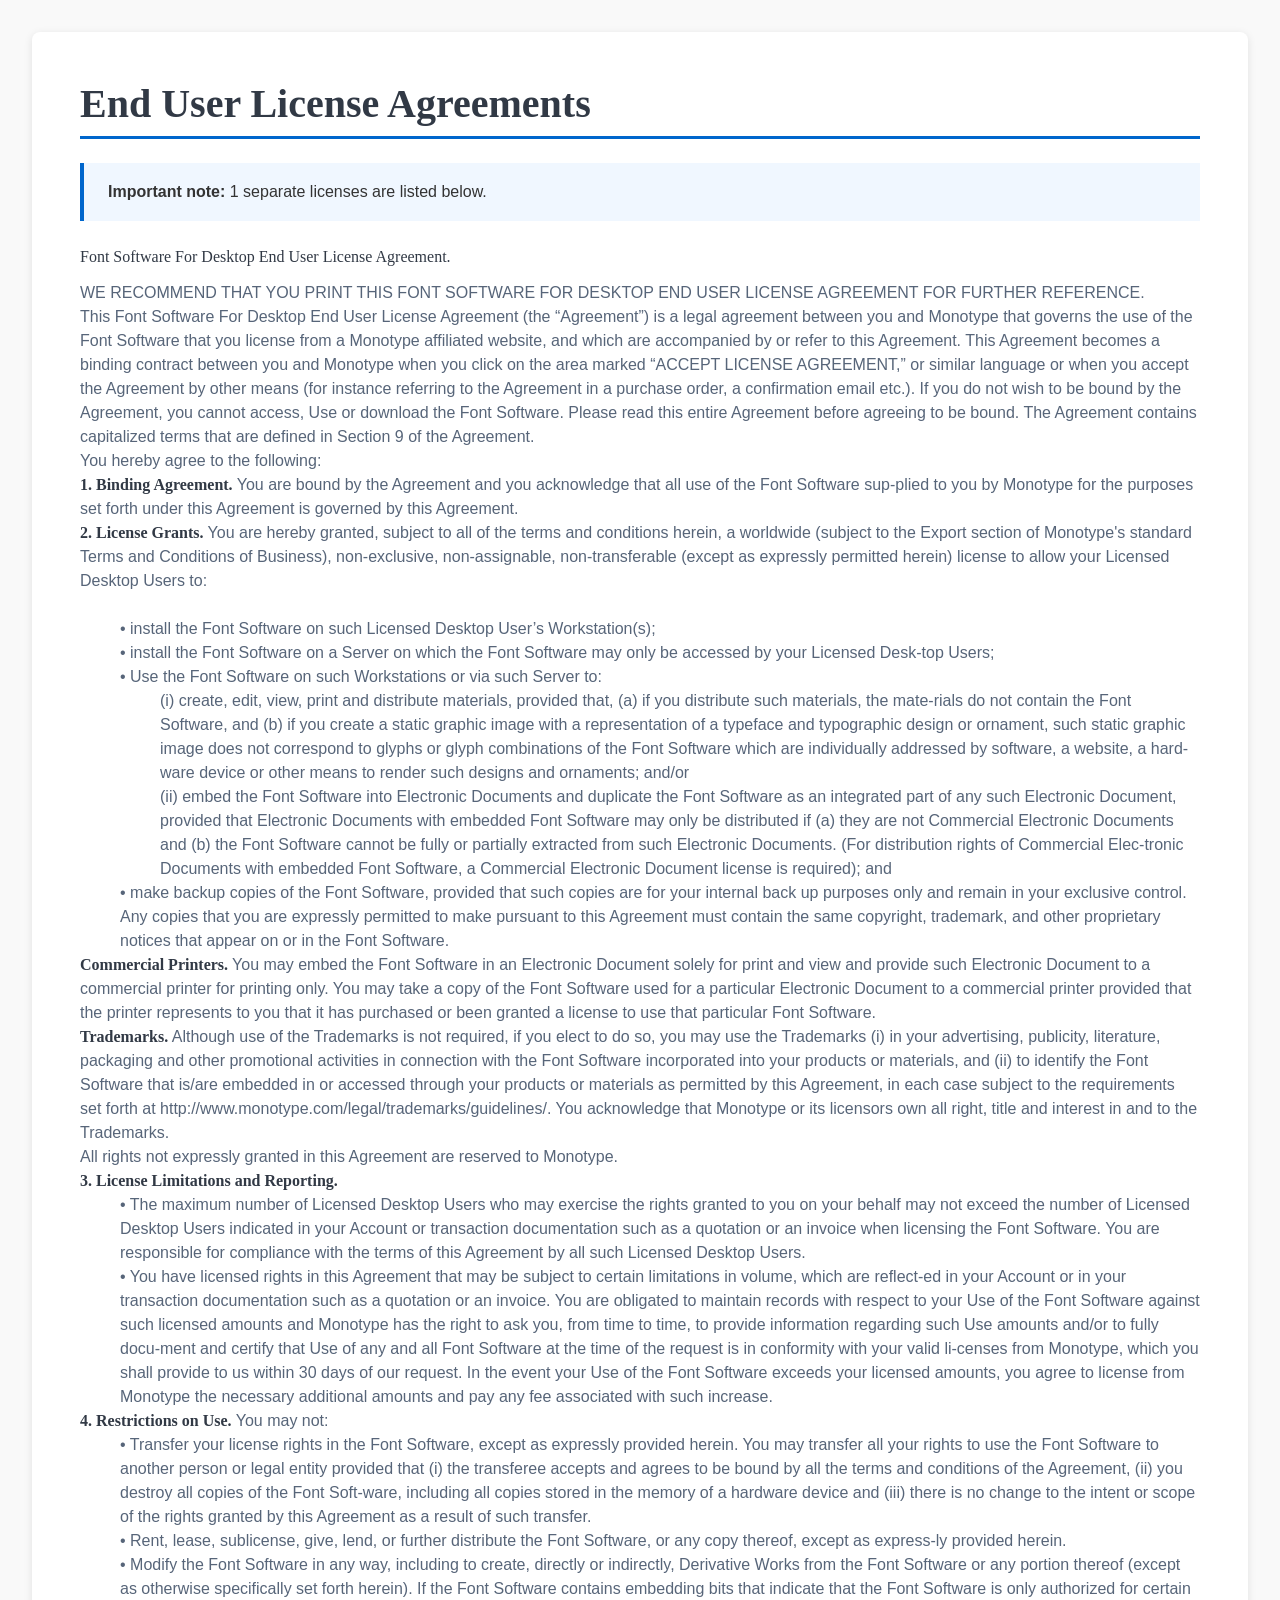
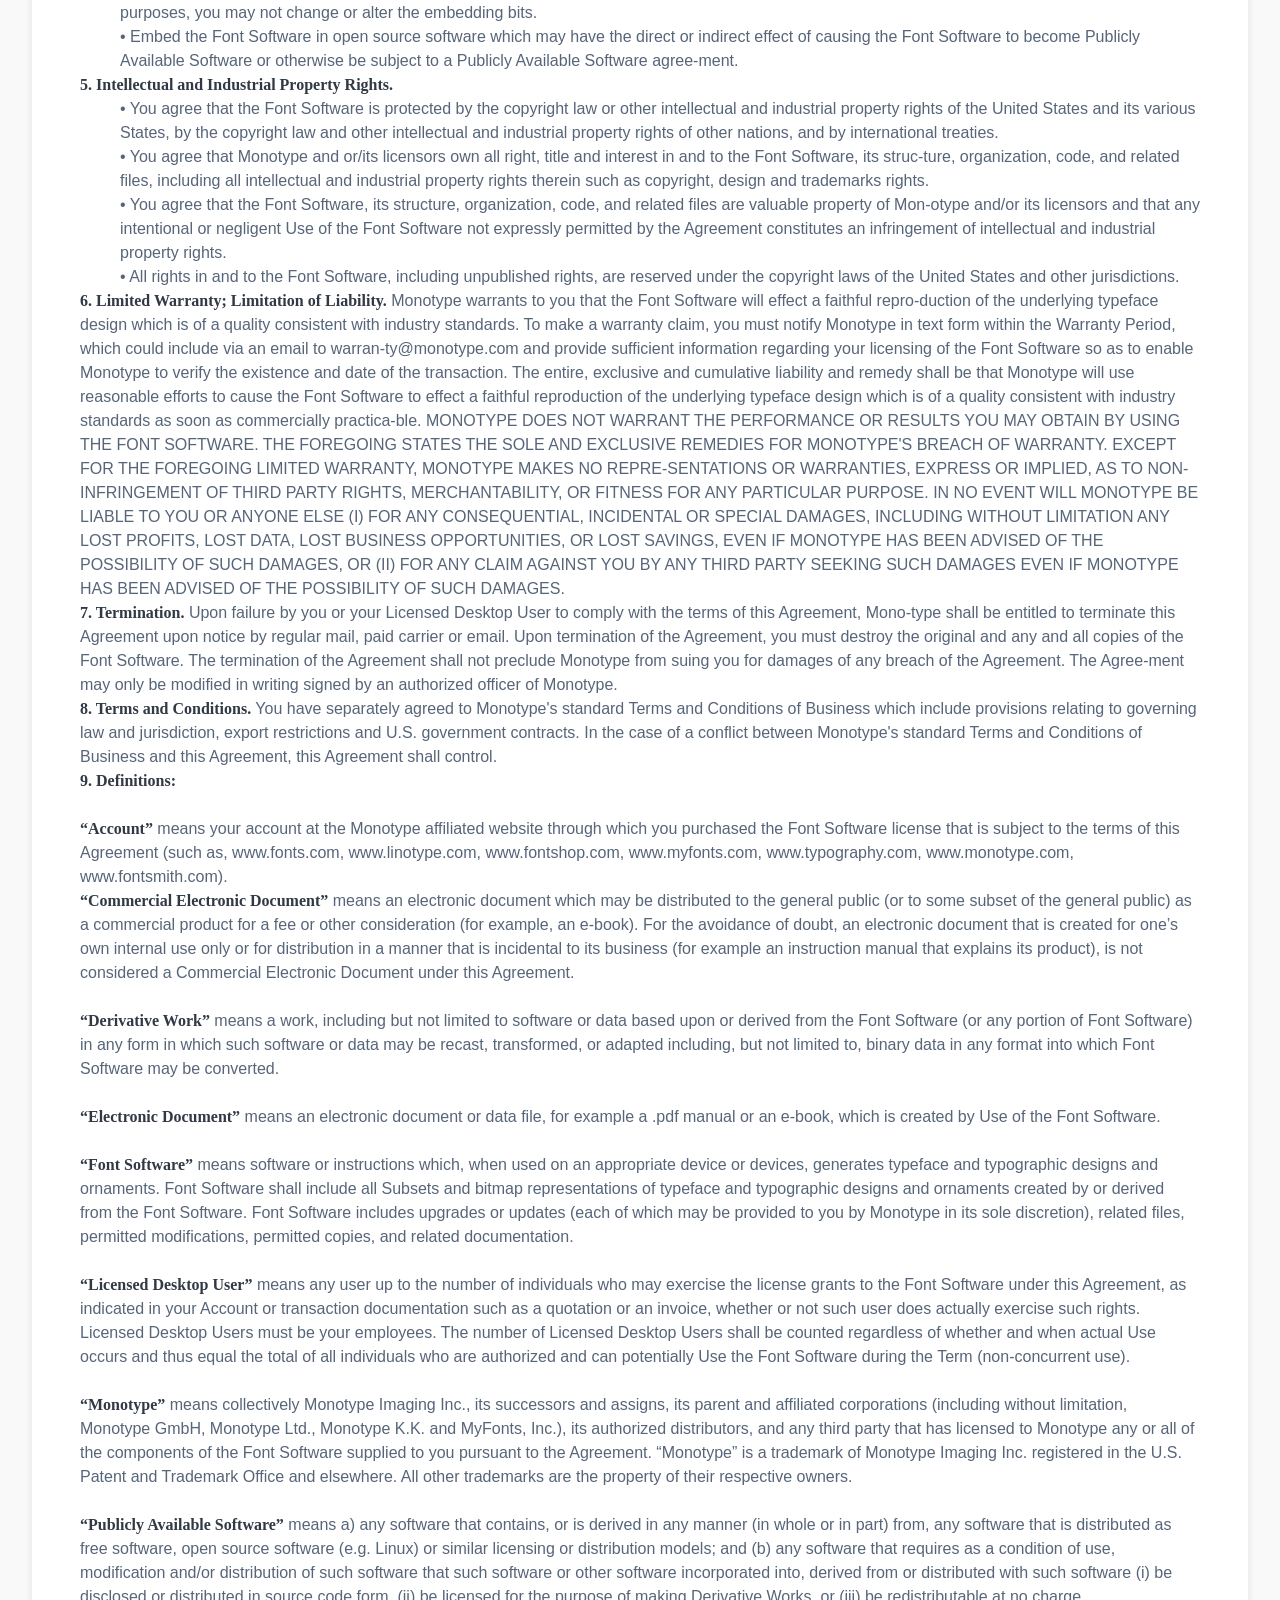
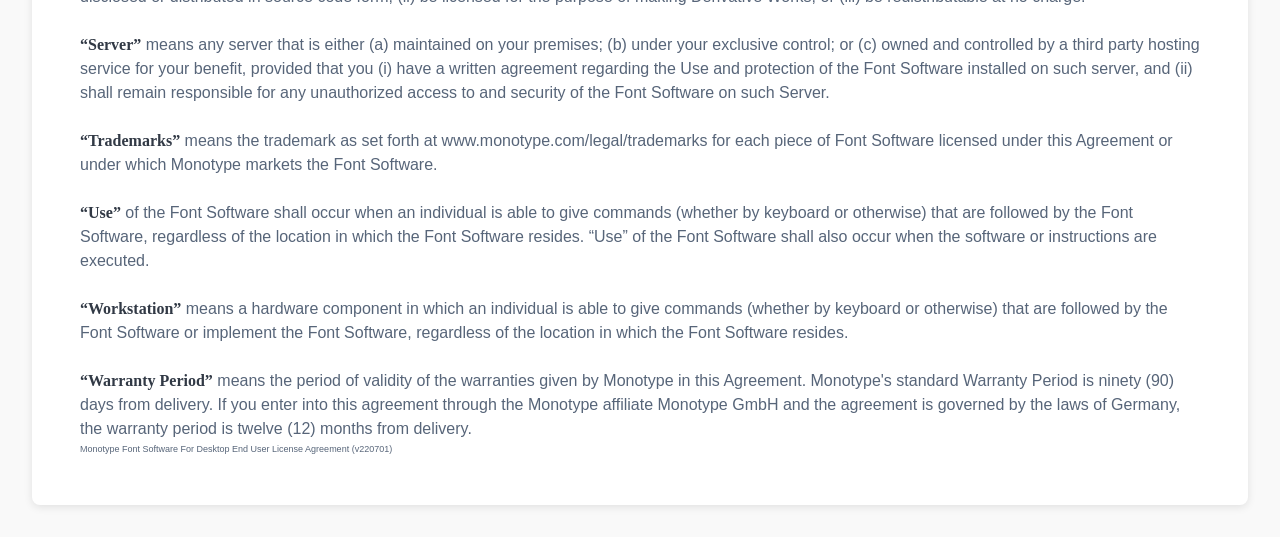
<file: fonts/Licenses/2266/Monotype Font Software End User License Agreement.html>
<!doctype html>
<html class="no-js full-height" lang="en" itemscope itemtype="https://schema.org/LegalDocument">

  <head>
    
    
    
      
      
      
    
  <!-- BEGIN app block: shopify://apps/wingify/blocks/vwo-smartcode/2ce905b2-3842-4d20-b6b0-8c51fc208426 -->

















  

  
    <!-- BEGIN app snippet: smartcode-vwo-2x -->
  <!-- Start VWO Async SmartCode -->
  <link rel="preconnect" href="https://dev.visualwebsiteoptimizer.com" />
  <script type='text/javascript' id='vwoCode'>
  window._vwo_code ||
  (function () {
  var w=window,
  d=document;
  var account_id=1075704,
  version=2.2,
  settings_tolerance=2000,
  hide_element='body',
  hide_element_style = 'opacity:0 !important;filter:alpha(opacity=0) !important;background:none !important';
  /* DO NOT EDIT BELOW THIS LINE */
  var f=0, v;
  if(f=!1,v=d.querySelector('#vwoCode'),cc={},-1<d.URL.indexOf('__vwo_disable__')||w._vwo_code)return;try{var e=JSON.parse(localStorage.getItem('_vwo_'+account_id+'_config'));cc=e&&'object'==typeof e?e:{}}catch(e){}function r(t){try{return decodeURIComponent(t)}catch(e){return t}}var s=function(){var e={combination:[],combinationChoose:[],split:[],exclude:[],uuid:null,consent:null,optOut:null},t=d.cookie||'';if(!t)return e;for(var n,i,o=/(?:^|;\s*)(?:(_vis_opt_exp_(\d+)_combi=([^;]*))|(_vis_opt_exp_(\d+)_combi_choose=([^;]*))|(_vis_opt_exp_(\d+)_split=([^:;]*))|(_vis_opt_exp_(\d+)_exclude=[^;]*)|(_vis_opt_out=([^;]*))|(_vwo_global_opt_out=[^;]*)|(_vwo_uuid=([^;]*))|(_vwo_consent=([^;]*)))/g;null!==(n=o.exec(t));)try{n[1]?e.combination.push({id:n[2],value:r(n[3])}):n[4]?e.combinationChoose.push({id:n[5],value:r(n[6])}):n[7]?e.split.push({id:n[8],value:r(n[9])}):n[10]?e.exclude.push({id:n[11]}):n[12]?e.optOut=r(n[13]):n[14]?e.optOut=!0:n[15]?e.uuid=r(n[16]):n[17]&&(i=r(n[18]),e.consent=i&&3<=i.length?i.substring(0,3):null)}catch(e){}return e}();function i(){var e=function(){if(w.VWO&&Array.isArray(w.VWO))for(var e=0;e<w.VWO.length;e++){var t=w.VWO[e];if(Array.isArray(t)&&('setVisitorId'===t[0]||'setSessionId'===t[0]))return!0}return!1}(),t='a='+account_id+'&u='+encodeURIComponent(w._vis_opt_url||d.URL)+'&vn='+version+'&ph=1'+('undefined'!=typeof platform?'&p='+platform:'')+'&st='+w.performance.now();e||((n=function(){var e,t=[],n={},i=w.VWO&&w.VWO.appliedCampaigns||{};for(e in i){var o=i[e]&&i[e].v;o&&(t.push(e+'-'+o+'-1'),n[e]=!0)}if(s&&s.combination)for(var r=0;r<s.combination.length;r++){var a=s.combination[r];n[a.id]||t.push(a.id+'-'+a.value)}return t.join('|')}())&&(t+='&c='+n),(n=function(){var e=[],t={};if(s&&s.combinationChoose)for(var n=0;n<s.combinationChoose.length;n++){var i=s.combinationChoose[n];e.push(i.id+'-'+i.value),t[i.id]=!0}if(s&&s.split)for(var o=0;o<s.split.length;o++)t[(i=s.split[o]).id]||e.push(i.id+'-'+i.value);return e.join('|')}())&&(t+='&cc='+n),(n=function(){var e={},t=[];if(w.VWO&&Array.isArray(w.VWO))for(var n=0;n<w.VWO.length;n++){var i=w.VWO[n];if(Array.isArray(i)&&'setVariation'===i[0]&&i[1]&&Array.isArray(i[1]))for(var o=0;o<i[1].length;o++){var r,a=i[1][o];a&&'object'==typeof a&&(r=a.e,a=a.v,r&&a&&(e[r]=a))}}for(r in e)t.push(r+'-'+e[r]);return t.join('|')}())&&(t+='&sv='+n)),s&&s.optOut&&(t+='&o='+s.optOut);var n=function(){var e=[],t={};if(s&&s.exclude)for(var n=0;n<s.exclude.length;n++){var i=s.exclude[n];t[i.id]||(e.push(i.id),t[i.id]=!0)}return e.join('|')}();return n&&(t+='&e='+n),s&&s.uuid&&(t+='&id='+s.uuid),s&&s.consent&&(t+='&consent='+s.consent),w.name&&-1<w.name.indexOf('_vis_preview')&&(t+='&pM=true'),w.VWO&&w.VWO.ed&&(t+='&ed='+w.VWO.ed),t}code={nonce:v&&v.nonce,library_tolerance:function(){return'undefined'!=typeof library_tolerance?library_tolerance:void 0},settings_tolerance:function(){return cc.sT||settings_tolerance},hide_element_style:function(){return'{'+(cc.hES||hide_element_style)+'}'},hide_element:function(){return performance.getEntriesByName('first-contentful-paint')[0]?'':'string'==typeof cc.hE?cc.hE:hide_element},getVersion:function(){return version},finish:function(e){var t;f||(f=!0,(t=d.getElementById('_vis_opt_path_hides'))&&t.parentNode.removeChild(t),e&&((new Image).src='https://dev.visualwebsiteoptimizer.com/ee.gif?a='+account_id+e))},finished:function(){return f},addScript:function(e){var t=d.createElement('script');t.type='text/javascript',e.src?t.src=e.src:t.text=e.text,v&&t.setAttribute('nonce',v.nonce),d.getElementsByTagName('head')[0].appendChild(t)},load:function(e,t){t=t||{};var n=new XMLHttpRequest;n.open('GET',e,!0),n.withCredentials=!t.dSC,n.responseType=t.responseType||'text',n.onload=function(){if(t.onloadCb)return t.onloadCb(n,e);200===n.status?_vwo_code.addScript({text:n.responseText}):_vwo_code.finish('&e=loading_failure:'+e)},n.onerror=function(){if(t.onerrorCb)return t.onerrorCb(e);_vwo_code.finish('&e=loading_failure:'+e)},n.send()},init:function(){var e,t=this.settings_tolerance();w._vwo_settings_timer=setTimeout(function(){_vwo_code.finish()},t),'body'!==this.hide_element()?(n=d.createElement('style'),e=(t=this.hide_element())?t+this.hide_element_style():'',t=d.getElementsByTagName('head')[0],n.setAttribute('id','_vis_opt_path_hides'),v&&n.setAttribute('nonce',v.nonce),n.setAttribute('type','text/css'),n.styleSheet?n.styleSheet.cssText=e:n.appendChild(d.createTextNode(e)),t.appendChild(n)):(n=d.getElementsByTagName('head')[0],(e=d.createElement('div')).style.cssText='z-index: 2147483647 !important;position: fixed !important;left: 0 !important;top: 0 !important;width: 100% !important;height: 100% !important;background: white !important;',e.setAttribute('id','_vis_opt_path_hides'),e.classList.add('_vis_hide_layer'),n.parentNode.insertBefore(e,n.nextSibling));var n='https://dev.visualwebsiteoptimizer.com/j.php?'+i();-1!==w.location.search.indexOf('_vwo_xhr')?this.addScript({src:n}):this.load(n+'&x=true',{l:1})}};w._vwo_code=code;code.init();})();
  </script>
  <!-- End VWO Async SmartCode -->

<!-- END app snippet -->
  



<!-- END app block --><link rel="canonical" href="https://www.myfonts.com/pages/license-agreement?id=eula_2266">
<meta property="og:image" content="https://cdn.shopify.com/s/files/1/0568/7164/9450/files/MyFonts_Logo.png?v=1717746124" />
<meta property="og:image:secure_url" content="https://cdn.shopify.com/s/files/1/0568/7164/9450/files/MyFonts_Logo.png?v=1717746124" />
<meta property="og:image:width" content="1080" />
<meta property="og:image:height" content="569" />
<link href="https://monorail-edge.shopifysvc.com" rel="dns-prefetch">
<script>(function(){if ("sendBeacon" in navigator && "performance" in window) {try {var session_token_from_headers = performance.getEntriesByType('navigation')[0].serverTiming.find(x => x.name == '_s').description;} catch {var session_token_from_headers = undefined;}var session_cookie_matches = document.cookie.match(/_shopify_s=([^;]*)/);var session_token_from_cookie = session_cookie_matches && session_cookie_matches.length === 2 ? session_cookie_matches[1] : "";var session_token = session_token_from_headers || session_token_from_cookie || "";function handle_abandonment_event(e) {var entries = performance.getEntries().filter(function(entry) {return /monorail-edge.shopifysvc.com/.test(entry.name);});if (!window.abandonment_tracked && entries.length === 0) {window.abandonment_tracked = true;var currentMs = Date.now();var navigation_start = performance.timing.navigationStart;var payload = {shop_id: 56871649450,url: window.location.href,navigation_start,duration: currentMs - navigation_start,session_token,page_type: "page"};window.navigator.sendBeacon("https://monorail-edge.shopifysvc.com/v1/produce", JSON.stringify({schema_id: "online_store_buyer_site_abandonment/1.1",payload: payload,metadata: {event_created_at_ms: currentMs,event_sent_at_ms: currentMs}}));}}window.addEventListener('pagehide', handle_abandonment_event);}}());</script>
<script>
  window.__TREKKIE_SHIM_QUEUE = window.__TREKKIE_SHIM_QUEUE || [];
</script>
<script>(function(){var wpmLoader=function(){"use strict";var e=/Googlebot|Storebot-Google|bingbot|Baiduspider|YandexBot|DuckDuckBot|Slurp|facebookexternalhit|Twitterbot|LinkedInBot|Applebot|AdsBot-Google|Mediapartners-Google|APIs-Google|PetalBot|SemrushBot|AhrefsBot|MJ12bot|DotBot|Acunetix|PerplexityBot|Perplexity-User/i,t=/bytedance/i;function i(){try{var e=document.cookie;if(!e||"string"!=typeof e)return;for(var t=0,i=e.split(";");t<i.length;t++){var n=i[t],r=n.indexOf("=");if(-1!==r){var o=n.slice(0,r).trim();if(o){var a=void 0;try{a=decodeURIComponent(o)}catch(e){a=o}if("_shopify_s"===a){var d=n.slice(r+1).trim();try{return decodeURIComponent(d)}catch(e){return d}}}}}return}catch(e){return}}function n(e){try{"undefined"!=typeof console&&"function"==typeof console.warn&&console.warn(e)}catch(e){}}function r(e,t){return"string"==typeof e&&e.length>0&&e.length<=t?e:void 0}function o(e){var t;switch(null==(t=null==e?void 0:e.navigation)?void 0:t.type){case 0:return"navigate";case 1:return"reload";case 2:return"back_forward";default:return}}function a(){var e,t,i;try{var n=null==(i=null==(t=null==(e=self.ShopifyAnalytics)?void 0:e.lib)?void 0:t.trekkie)?void 0:i.state;return"awaiting-consent"===n||"initialized"===n?n:void 0}catch(e){return}}return function(d,s,u,l){var c=arguments.length>4&&void 0!==arguments[4]?arguments[4]:{};try{var p=c.trekkieShim;!0!==p&&"true"!==p||null!=window.__TREKKIE_SHIM_QUEUE||(window.__TREKKIE_SHIM_QUEUE=[])}catch(e){}var f,v,h,y,g=(v=(f={modern:/Edge?\/(1{2}[4-9]|1[2-9]\d|[2-9]\d{2}|\d{4,})\.\d+(\.\d+|)|Firefox\/(1{2}[4-9]|1[2-9]\d|[2-9]\d{2}|\d{4,})\.\d+(\.\d+|)|Chrom(ium|e)\/(9{2}|\d{3,})\.\d+(\.\d+|)|(Maci|X1{2}).+ Version\/(15\.\d+|(1[6-9]|[2-9]\d|\d{3,})\.\d+)([,.]\d+|)( \(\w+\)|)( Mobile\/\w+|) Safari\/|Chrome.+OPR\/(9{2}|\d{3,})\.\d+\.\d+|(CPU[ +]OS|iPhone[ +]OS|CPU[ +]iPhone|CPU IPhone OS|CPU iPad OS)[ +]+(15[._]\d+|(1[6-9]|[2-9]\d|\d{3,})[._]\d+)([._]\d+|)|Android:?[ /-](14[89]|1[5-9]\d|[2-9]\d{2}|\d{4,})(\.\d+|)(\.\d+|)|Android.+Firefox\/(15\d|1[6-9]\d|[2-9]\d{2}|\d{4,})\.\d+(\.\d+|)|Android.+Chrom(ium|e)\/(14[89]|1[5-9]\d|[2-9]\d{2}|\d{4,})\.\d+(\.\d+|)|SamsungBrowser\/([2-9]\d|\d{3,})\.\d+/,legacy:/Edge?\/(1[6-9]|[2-9]\d|\d{3,})\.\d+(\.\d+|)|Firefox\/(5[4-9]|[6-9]\d|\d{3,})\.\d+(\.\d+|)|Chrom(ium|e)\/(5[1-9]|[6-9]\d|\d{3,})\.\d+(\.\d+|)([\d.]+$|.*Safari\/(?![\d.]+ Edge\/[\d.]+$))|(Maci|X1{2}).+ Version\/(10\.\d+|(1[1-9]|[2-9]\d|\d{3,})\.\d+)([,.]\d+|)( \(\w+\)|)( Mobile\/\w+|) Safari\/|Chrome.+OPR\/(3[89]|[4-9]\d|\d{3,})\.\d+\.\d+|(CPU[ +]OS|iPhone[ +]OS|CPU[ +]iPhone|CPU IPhone OS|CPU iPad OS)[ +]+(10[._]\d+|(1[1-9]|[2-9]\d|\d{3,})[._]\d+)([._]\d+|)|Android:?[ /-](14[89]|1[5-9]\d|[2-9]\d{2}|\d{4,})(\.\d+|)(\.\d+|)|Mobile Safari.+OPR\/([89]\d|\d{3,})\.\d+\.\d+|Android.+Firefox\/(15\d|1[6-9]\d|[2-9]\d{2}|\d{4,})\.\d+(\.\d+|)|Android.+Chrom(ium|e)\/(14[89]|1[5-9]\d|[2-9]\d{2}|\d{4,})\.\d+(\.\d+|)|Android.+(UC? ?Browser|UCWEB|U3)[ /]?(15\.([5-9]|\d{2,})|(1[6-9]|[2-9]\d|\d{3,})\.\d+)\.\d+|SamsungBrowser\/(5\.\d+|([6-9]|\d{2,})\.\d+)|Android.+MQ{2}Browser\/(14(\.(9|\d{2,})|)|(1[5-9]|[2-9]\d|\d{3,})(\.\d+|))(\.\d+|)|K[Aa][Ii]OS\/(3\.\d+|([4-9]|\d{2,})\.\d+)(\.\d+|)/}).modern,h=f.legacy,(y=navigator.userAgent).match(e)?"bot":y.match(v)?"modern":y.match(h)?"legacy":y.match(t)?"bot":"unknown"),m=function(e){var t,i,n=r(e,128);try{var a=window.performance,d=null==(t=null==a?void 0:a.getEntriesByType)?void 0:t.call(a,"navigation")[0];if(!d)return{requestId:n,navigationType:o(a)};var s="type"in d?r(d.type,64):void 0,u="serverTiming"in d&&Array.isArray(d.serverTiming)?d.serverTiming:[];return{requestId:null!=n?n:r(null==(i=u.find(function(e){return"requestID"===e.name}))?void 0:i.description,128),navigationType:s}}catch(e){return{requestId:n}}}(c.requestId),w=function(e){var t=e.version,r=e.browserTarget,o=e.surface,a=e.shopId,d=e.monorailEndpoint,s=window.location.href;return{emit:function(e){var u=e.status,l=e.errorMsg,c=e.failureReason,p=e.useKeepaliveFallback,f=void 0!==p&&p,v=e.navigationType,h=e.pagehidePersisted,y=e.requestId,g=e.trekkieState;if(d){var m,w;try{var b=(new Date).getTime();m=JSON.stringify({metadata:{event_sent_at_ms:b},events:[{schema_id:"web_pixels_manager_load/3.3",payload:{version:t,bundle_target:r,page_url:s,status:u,surface:o,error_msg:l,failure_reason:c,navigation_type:v,pagehide_persisted:h,request_id:y,trekkie_state:g,shop_id:a,visit_token:i()},metadata:{event_created_at_ms:b}}]})}catch(e){return}try{if("function"==typeof window.navigator.sendBeacon&&-1===(w=window.navigator.userAgent).indexOf("iPhone; CPU iPhone OS 12_")&&-1===w.indexOf("iPad; CPU OS 12_")&&-1===w.indexOf("iPod touch; CPU iPhone OS 12_")&&window.navigator.sendBeacon.bind(window.navigator)(d,m))return}catch(e){}if(f)try{"function"==typeof window.fetch&&window.fetch(d,{method:"POST",headers:{"Content-Type":"text/plain"},body:m,keepalive:!0}).catch(function(){})}catch(e){}else try{var _=new XMLHttpRequest;_.open("POST",d,!0),_.setRequestHeader("Content-Type","text/plain"),_.send(m)}catch(e){n("[Web Pixels Manager] Got an unhandled error while logging to Monorail.")}}else n("[Web Pixels Manager] No Monorail endpoint provided, skipping logging.")}}}({version:u,browserTarget:g,surface:d.surface,shopId:d.shopId,monorailEndpoint:d.monorailEndpoint});if(Boolean(null==(_=null==(b=window.Shopify)?void 0:b.analytics)?void 0:_.replayQueue))w.emit({status:"setup-skipped",errorMsg:"replay queue already initialized."});else{var b,_;w.emit({status:"setup-started"}),window.Shopify=window.Shopify||{};var S=window.Shopify;S.analytics=S.analytics||{};var P=S.analytics;P.replayQueue=[],P.publish=function(e,t,i){return P.replayQueue.push([e,t,i]),!0};try{self.performance.mark("wpm:start")}catch(e){}var k,C="modern"===g?"modern":"legacy",E=(null!=l?l:{modern:"",legacy:""})[C],I=[(k={baseUrl:s,hashVersion:u,buildTarget:C}).baseUrl,"/wpm","/b",k.hashVersion,"modern"===k.buildTarget?"m":"l",".js"].join(""),O=!1,T=!1;try{c.browserTarget=g,function(){O=!0;try{window.addEventListener("pagehide",M)}catch(e){O=!1}}(),R(function(){try{R(x)}catch(e){D(e)}}),w.emit({status:"loading",requestId:m.requestId,navigationType:m.navigationType,trekkieState:a()})}catch(e){D(e)}}function U(){var e;if(q(),!function(){var e,t;return Boolean(null==(t=null==(e=window.Shopify)?void 0:e.analytics)?void 0:t.initialized)}()){var t,i,n;try{if("function"!=typeof(null==(e=window.webPixelsManager)?void 0:e.init))return void A();if(!(null!==(n=i=t=window.webPixelsManager.init(d))&&"function"!=typeof n&&Object(n)===n&&"publish"in i&&"function"==typeof i.publish&&"publishCustomEvent"in i&&"function"==typeof i.publishCustomEvent&&"visitor"in i&&"function"==typeof i.visitor))return void A()}catch(e){return void A(e)}var r=window.Shopify.analytics;r.replayQueue.forEach(function(e){var i=e[0],n=e[1],r=e[2];t.publishCustomEvent(i,n,r)}),r.replayQueue=[],r.publish=t.publishCustomEvent,r.visitor=t.visitor,r.initialized=!0}}function A(e){B("manager_api_unavailable",void 0===e?void 0:Q(e))}function x(){B("script_load_failed","".concat(I," has failed to load"))}function B(e,t){T||(T=!0,q(),w.emit({status:"failed",errorMsg:t,failureReason:e,requestId:m.requestId,navigationType:m.navigationType,trekkieState:a()}))}function M(e){O&&(q(),w.emit({status:"pagehide-while-loading",useKeepaliveFallback:!0,pagehidePersisted:e.persisted,requestId:m.requestId,navigationType:m.navigationType,trekkieState:a()}))}function q(){O=!1;try{window.removeEventListener("pagehide",M)}catch(e){}}function R(e){var t;!function(e){var t=e.src,i=e.async,n=void 0===i||i,r=e.onload,o=e.onerror,a=e.sri,d=e.scriptDataAttributes,s=void 0===d?{}:d,u=document.createElement("script"),l=document.querySelector("head"),c=document.querySelector("body");if(u.async=n,u.src=t,a&&(u.integrity=a,u.crossOrigin="anonymous"),s)for(var p in s)if(Object.prototype.hasOwnProperty.call(s,p))try{u.dataset[p]=String(s[p])}catch(e){}if(r&&u.addEventListener("load",r),o&&u.addEventListener("error",o),l)l.appendChild(u);else{if(!c)throw new Error("Did not find a head or body element to append the script");c.appendChild(u)}}({src:I,async:!0,onload:U,onerror:e,sri:(t=E,"string"==typeof t&&/^sha384-[A-Za-z0-9+/=]+$/.test(t)?E:""),scriptDataAttributes:c})}function D(e){B("script_append_failed",Q(e))}function Q(e){return e instanceof Error?e.message:"Unknown error"}}}();wpmLoader({shopId: 56871649450,storefrontBaseUrl: "https://www.myfonts.com",extensionsBaseUrl: "https://extensions.shopifycdn.com/cdn/shopifycloud/web-pixels-manager",monorailEndpoint: "https://www.myfonts.com/.well-known/shopify/monorail/unstable/produce_batch",surface: "storefront-renderer",enabledBetaFlags: ["4c64608a","16072cab"],webPixelsConfigList: [{"id":"1817051306","configuration":"{\"accountID\":\"123\"}","eventPayloadVersion":"v1","runtimeContext":"STRICT","scriptVersion":"848c306667aa9461e745ee85952411fb","type":"APP","apiClientId":4415147,"privacyPurposes":["ANALYTICS","MARKETING"],"dataSharingAdjustments":{"protectedCustomerApprovalScopes":["read_customer_personal_data"],"dataSharingControls":["share_all_events"]},"dataSharingState":"optimized"},{"id":"1450213546","configuration":"{\"businessId\":\"8194D6E94D95CD7F2CEC7A36\",\"environment\":\"production\",\"debug\":\"false\"}","eventPayloadVersion":"v1","runtimeContext":"STRICT","scriptVersion":"0f359ff922270cc18153046000db6eca","type":"APP","apiClientId":861484,"privacyPurposes":["ANALYTICS","MARKETING","SALE_OF_DATA"],"dataSharingAdjustments":{"protectedCustomerApprovalScopes":["read_customer_email","read_customer_name","read_customer_personal_data","read_customer_phone"],"dataSharingControls":["share_all_events"]},"dataSharingState":"optimized"},{"id":"589136042","configuration":"{\"vwoAccountId\":\"1075704\",\"eventConfiguration\":\"{\\\"ece\\\":0,\\\"pv\\\":1,\\\"prv\\\":1,\\\"patc\\\":1,\\\"prfc\\\":1,\\\"cv\\\":1,\\\"cs\\\":1,\\\"cc\\\":1}\",\"dataUri\":\"dev.visualwebsiteoptimizer.com\\\/as01\",\"customCodeConfig\":\"{\\\"customCode\\\":\\\"function convertToDefaultCurrency(amount, fromCurrency, precision = 2) {        var currencyConversion = {        \\\\\\\"USD\\\\\\\": 1,                \\\\\\\"EUR\\\\\\\": 0.87,          \\\\\\\"GBP\\\\\\\": 0.75,          \\\\\\\"AUD\\\\\\\": 1.43,           \\\\\\\"CAD\\\\\\\": 1.41,           \\\\\\\"NZD\\\\\\\": 1.71,           \\\\\\\"JPY\\\\\\\": 157.69,           \\\\\\\"BRL\\\\\\\": 5.10    };    if (!currencyConversion[fromCurrency.toUpperCase()]) {        console.error(\\\\\\\"Unsupported currency code: \\\\\\\" + fromCurrency.toUpperCase());                return null;    }    return parseFloat((amount \\\/ currencyConversion[fromCurrency.toUpperCase()]).toFixed(precision));}vwo.addShopifyMiddleware((payload) =\\u003e {    var newPayload = payload;    if (payload.name === \\\\\\\"shopify.purchase\\\\\\\") {        newPayload.props.totalPrice = convertToDefaultCurrency(            newPayload.props.totalPrice,            newPayload.props.currencyCode,            2        );    }    console.log(newPayload);    return newPayload;});\\\",\\\"customCodeEnabled\\\":true}\",\"cookieConsentConfig\":\"{\\\"consentRequired\\\":false,\\\"consentCategories\\\":{\\\"analytics\\\":false,\\\"marketing\\\":false,\\\"personalization\\\":false}}\"}","eventPayloadVersion":"v1","runtimeContext":"STRICT","scriptVersion":"17c0617486e219f692914ca1feba2253","type":"APP","apiClientId":68559962113,"privacyPurposes":[],"dataSharingAdjustments":{"protectedCustomerApprovalScopes":[],"dataSharingControls":["share_all_events"]},"dataSharingState":"unrestricted"},{"id":"577339562","configuration":"{\"config\":\"{\\\"google_tag_ids\\\":[\\\"AW-1072550348\\\",\\\"GT-KVN88SKK\\\"],\\\"target_country\\\":\\\"US\\\",\\\"gtag_events\\\":[{\\\"type\\\":\\\"begin_checkout\\\",\\\"action_label\\\":\\\"AW-1072550348\\\/-bBpCK-an_cZEMyjt_8D\\\"},{\\\"type\\\":\\\"search\\\",\\\"action_label\\\":\\\"AW-1072550348\\\/hdkCCKman_cZEMyjt_8D\\\"},{\\\"type\\\":\\\"view_item\\\",\\\"action_label\\\":[\\\"AW-1072550348\\\/64M1CKaan_cZEMyjt_8D\\\",\\\"MC-T6XXS9MKFQ\\\"]},{\\\"type\\\":\\\"purchase\\\",\\\"action_label\\\":[\\\"AW-1072550348\\\/ePQ9CKCan_cZEMyjt_8D\\\",\\\"MC-T6XXS9MKFQ\\\"]},{\\\"type\\\":\\\"page_view\\\",\\\"action_label\\\":[\\\"AW-1072550348\\\/Mw9xCKOan_cZEMyjt_8D\\\",\\\"MC-T6XXS9MKFQ\\\"]},{\\\"type\\\":\\\"add_payment_info\\\",\\\"action_label\\\":\\\"AW-1072550348\\\/Lid4CLKan_cZEMyjt_8D\\\"},{\\\"type\\\":\\\"add_to_cart\\\",\\\"action_label\\\":\\\"AW-1072550348\\\/IoOGCKyan_cZEMyjt_8D\\\"}],\\\"enable_monitoring_mode\\\":false}\"}","eventPayloadVersion":"v1","runtimeContext":"OPEN","scriptVersion":"a3321ca85cf5aaf6b57585fcd8d67b3a","type":"APP","apiClientId":1780363,"privacyPurposes":[],"dataSharingAdjustments":{"protectedCustomerApprovalScopes":["read_customer_address","read_customer_email","read_customer_name","read_customer_personal_data","read_customer_phone"],"dataSharingControls":["share_all_events"]},"dataSharingState":"optimized","enabledFlags":["9a3ed68a"]},{"id":"35520682","eventPayloadVersion":"1","runtimeContext":"LAX","scriptVersion":"1","type":"CUSTOM","privacyPurposes":["ANALYTICS","MARKETING","SALE_OF_DATA"],"name":"cj-network-integration-pixel"},{"id":"36012202","eventPayloadVersion":"1","runtimeContext":"LAX","scriptVersion":"5","type":"CUSTOM","privacyPurposes":["ANALYTICS","MARKETING","SALE_OF_DATA"],"name":"Checkout Analytics"},{"id":"38404266","eventPayloadVersion":"1","runtimeContext":"LAX","scriptVersion":"1","type":"CUSTOM","privacyPurposes":["ANALYTICS","MARKETING"],"name":"Upsellit Tracking"},{"id":"124453034","eventPayloadVersion":"1","runtimeContext":"LAX","scriptVersion":"12","type":"CUSTOM","privacyPurposes":["ANALYTICS","MARKETING","SALE_OF_DATA"],"name":"VWO Feature Flag"},{"id":"shopify-app-pixel","configuration":"{}","eventPayloadVersion":"v1","runtimeContext":"STRICT","scriptVersion":"0530","apiClientId":"shopify-pixel","type":"APP","privacyPurposes":["ANALYTICS","MARKETING"]},{"id":"shopify-custom-pixel","eventPayloadVersion":"v1","runtimeContext":"LAX","scriptVersion":"0530","apiClientId":"shopify-pixel","type":"CUSTOM","privacyPurposes":["ANALYTICS","MARKETING"]}],isMerchantRequest: false,initData: {"shop":{"name":"MyFonts","paymentSettings":{"currencyCode":"USD"},"myshopifyDomain":"myfonts-production.myshopify.com","countryCode":"US","storefrontUrl":"https:\/\/www.myfonts.com"},"customer":null,"cart":null,"checkout":null,"productVariants":[],"products":[],"purchasingCompany":null},},"https://www.myfonts.com/cdn","1a9baebawdc64f25fp260b5808mb1d3394f",{"modern":"","legacy":""},{"trekkieShim":true,"agentContext":true,"apiClientId":"580111","facebookCapiEnabled":"false","themeId":"187730886826","themePublished":"true","eventMetadataId":"13d2c744-a7f3-4c10-93a3-28df3900f96c","pageType":"page","resourceId":"86695248042","shopId":"56871649450","storefrontBaseUrl":"https:\/\/www.myfonts.com","extensionBaseUrl":"https:\/\/extensions.shopifycdn.com\/cdn\/shopifycloud\/web-pixels-manager","surface":"storefront-renderer","enabledBetaFlags":"[\"4c64608a\", \"16072cab\"]","isMerchantRequest":"false","hashVersion":"1a9baebawdc64f25fp260b5808mb1d3394f","publish":"custom","events":"[[\"page_viewed\",{}]]"});})();</script><script>
  window.ShopifyAnalytics = window.ShopifyAnalytics || {};
  window.ShopifyAnalytics.meta = window.ShopifyAnalytics.meta || {};
  window.ShopifyAnalytics.meta.currency = 'USD';
  var meta = {"page":{"pageType":"page","resourceType":"page","resourceId":86695248042,"requestId":"292b76fb-520d-42ea-9b0c-476f58cb2151-1792588998"}};
  for (var attr in meta) {
    window.ShopifyAnalytics.meta[attr] = meta[attr];
  }
</script>
<script class="analytics">
  (function () {
    var customDocumentWrite = function(content) {
      var jquery = null;

      if (window.jQuery) {
        jquery = window.jQuery;
      } else if (window.Checkout && window.Checkout.$) {
        jquery = window.Checkout.$;
      }

      if (jquery) {
        jquery('body').append(content);
      }
    };

    var hasLoggedConversion = function(token) {
      if (token) {
        return document.cookie.indexOf('loggedConversion=' + token) !== -1;
      }
      return false;
    }

    var setCookieIfConversion = function(token) {
      if (token) {
        var twoMonthsFromNow = new Date(Date.now());
        twoMonthsFromNow.setMonth(twoMonthsFromNow.getMonth() + 2);

        document.cookie = 'loggedConversion=' + token + '; expires=' + twoMonthsFromNow;
      }
    }

    var trekkie = window.ShopifyAnalytics.lib = window.trekkie = window.trekkie || [];
    window.ShopifyAnalytics.lib.trekkie = window.trekkie;
    if (trekkie.integrations) {
      return;
    }
    trekkie.methods = [
      'identify',
      'page',
      'ready',
      'track',
      'trackForm',
      'trackLink'
    ];
    trekkie.factory = function(method) {
      return function() {
        var args = Array.prototype.slice.call(arguments);
        args.unshift(method);
        trekkie.push(args);
        if (method == 'track' || method == 'page') {
          var pageUrl;
          try {
            pageUrl = window.location.href;
          } catch (e) {}
          var pageReferrer;
          try {
            pageReferrer = document.referrer;
          } catch (e) {}
          try {
            if (window.__TREKKIE_SHIM_QUEUE == null) {
              window.__TREKKIE_SHIM_QUEUE = [];
            }
            window.__TREKKIE_SHIM_QUEUE.push({
              from: 'trekkie-stub',
              method: method,
              args: args.slice(1),
              pageContext: {
                url: pageUrl,
                referrer: pageReferrer
              }
            });
          } catch (e) {
            // no-op
          }
        }
        return trekkie;
      };
    };
    for (var i = 0; i < trekkie.methods.length; i++) {
      var key = trekkie.methods[i];
      trekkie[key] = trekkie.factory(key);
    }
    trekkie.load = function(config) {
      trekkie.config = config || {};
      trekkie.config.initialDocumentCookie = document.cookie;
      var first = document.getElementsByTagName('script')[0];
var script = document.createElement('script');
script.type = 'text/javascript';
script.onerror = function(e) {
  var scriptFallback = document.createElement('script');
  scriptFallback.type = 'text/javascript';
  scriptFallback.onerror = function(error) {
          var Monorail = {
      produce: function produce(monorailDomain, schemaId, payload) {
        var currentMs = new Date().getTime();
        var event = {
          schema_id: schemaId,
          payload: payload,
          metadata: {
            event_created_at_ms: currentMs,
            event_sent_at_ms: currentMs
          }
        };
        return Monorail.sendRequest("https://" + monorailDomain + "/v1/produce", JSON.stringify(event));
      },
      sendRequest: function sendRequest(endpointUrl, payload) {
        // Try the sendBeacon API
        if (window && window.navigator && typeof window.navigator.sendBeacon === 'function' && typeof window.Blob === 'function' && !Monorail.isIos12()) {
          var blobData = new window.Blob([payload], {
            type: 'text/plain'
          });

          if (window.navigator.sendBeacon(endpointUrl, blobData)) {
            return true;
          } // sendBeacon was not successful

        } // XHR beacon

        var xhr = new XMLHttpRequest();

        try {
          xhr.open('POST', endpointUrl);
          xhr.setRequestHeader('Content-Type', 'text/plain');
          xhr.send(payload);
        } catch (e) {
          console.log(e);
        }

        return false;
      },
      isIos12: function isIos12() {
        return window.navigator.userAgent.lastIndexOf('iPhone; CPU iPhone OS 12_') !== -1 || window.navigator.userAgent.lastIndexOf('iPad; CPU OS 12_') !== -1;
      }
    };
    Monorail.produce('monorail-edge.shopifysvc.com',
      'trekkie_storefront_load_errors/1.1',
      {shop_id: 56871649450,
      theme_id: 187730886826,
      app_name: "storefront",
      context_url: window.location.href,
      source_url: "//www.myfonts.com/cdn/s/trekkie.storefront.6efba1340ec6769622eb0d10b5cb070d43fb8d55.min.js"});

  };
  scriptFallback.async = true;
  scriptFallback.src = '//www.myfonts.com/cdn/s/trekkie.storefront.6efba1340ec6769622eb0d10b5cb070d43fb8d55.min.js';
  first.parentNode.insertBefore(scriptFallback, first);
};
script.async = true;
script.src = '//www.myfonts.com/cdn/s/trekkie.storefront.6efba1340ec6769622eb0d10b5cb070d43fb8d55.min.js';
first.parentNode.insertBefore(script, first);

    };
    trekkie.load(
      {"Trekkie":{"appName":"storefront","development":false,"defaultAttributes":{"shopId":56871649450,"isMerchantRequest":null,"themeId":187730886826,"themeCityHash":"16197962441001695445","contentLanguage":"en","currency":"USD","eventMetadataId":"13d2c744-a7f3-4c10-93a3-28df3900f96c"},"isServerSideCookieWritingEnabled":true,"monorailRegion":"shop_domain","enabledBetaFlags":["764d78cb","4c64608a"]},"Session Attribution":{},"S2S":{"facebookCapiEnabled":false,"source":"trekkie-storefront-renderer","apiClientId":580111}}
    );

    var loaded = false;
    trekkie.ready(function() {
      if (loaded) return;
      loaded = true;

      window.ShopifyAnalytics.lib = window.trekkie;

      var originalDocumentWrite = document.write;
      document.write = customDocumentWrite;
      try { window.ShopifyAnalytics.merchantGoogleAnalytics.call(this); } catch(error) {};
      document.write = originalDocumentWrite;

      var match = window.location.pathname.match(/checkouts\/(.+)\/(thank_you|post_purchase)/)
      var token = match? match[1]: undefined;
      if (!hasLoggedConversion(token)) {
        setCookieIfConversion(token);
        
      }
    });

    window.ShopifyAnalytics.lib.page(null,{"pageType":"page","resourceType":"page","resourceId":86695248042,"requestId":"292b76fb-520d-42ea-9b0c-476f58cb2151-1792588998","shopifyEmitted":true});

    var eventsListenerScript = document.createElement('script');
    eventsListenerScript.async = true;
    eventsListenerScript.src = "//www.myfonts.com/cdn/shopifycloud/storefront/assets/shop_events_listener-4e26a9ce.js";
    document.getElementsByTagName('head')[0].appendChild(eventsListenerScript);
})();</script>
<script
  defer
  src="https://www.myfonts.com/cdn/shopifycloud/perf-kit/shopify-perf-kit-3.11.0.min.js"
  data-application="storefront-renderer"
  data-shop-id="56871649450"
  data-render-region="gcp-us-east1"
  data-page-type="page"
  data-theme-instance-id="187730886826"
  data-theme-name="myfonts"
  data-theme-version="1.1.0"
  data-monorail-region="shop_domain"
  data-resource-timing-sampling-rate="10"
  data-shs="true"
  data-shs-beacon="true"
  data-shs-export-with-fetch="true"
  data-shs-logs-sample-rate="1"
  data-shs-beacon-endpoint="https://www.myfonts.com/api/collect"
></script>
<meta name="shopify-y" content="22c8c00b-c247-4c0c-a9c8-0802db2b6a13" data-expiration="1824146598000"><meta name="shopify-s" content="3542caec-d1b9-487c-acab-b2821266e7bd" data-expiration="1792590798000">
</head>

  <body>
      <style>
        * {
            margin: 0;
            padding: 0;
            box-sizing: border-box;
        }
        
        body {
            font-family: -apple-system, BlinkMacSystemFont, 'Segoe UI', Arial, sans-serif;
            line-height: 1.6;
            color: #333;
            max-width: 1750px;
            margin: 0 auto;
            padding: 2rem;
            background-color: #f9f9f9;
        }
        
        .container {
            background-color: #fff;
            padding: 3rem;
            box-shadow: 0 2px 8px rgba(0,0,0,0.1);
            border-radius: 8px;
        }
        
        h1 {
            font-size: 1.75rem;
            font-weight: 700;
            margin-bottom: 1.5rem;
            color: #1a1a1a;
            border-bottom: 3px solid #0066cc;
            padding-bottom: 0.5rem;
        }
        
        h2 {
            font-size: 1.25rem;
            font-weight: 600;
            margin-top: 2rem;
            margin-bottom: 1rem;
            color: #1a1a1a;
        }
        
        h3 {
            font-size: 1.1rem;
            font-weight: 600;
            margin-top: 1.5rem;
            margin-bottom: 0.75rem;
            color: #2a2a2a;
        }
        
        p, li {
            margin-bottom: 1rem;
        }
        
        ul {
            margin-left: 1.5rem;
            margin-bottom: 1.5rem;
        }
        
        ul li {
            margin-bottom: 0.75rem;
        }
        
        a {
            color: #0066cc;
            text-decoration: none;
            overflow-wrap: break-word;
            word-break: break-word;
        }
        
        a:hover {
            text-decoration: underline;
        }
        
        .notice {
            background-color: #f0f7ff;
            border-left: 4px solid #0066cc;
            padding: 1rem 1.5rem;
            margin: 1.5rem 0;
        }
        
        .warning {
            background-color: #fff8e1;
            border-left: 4px solid #ff9800;
            padding: 1rem 1.5rem;
            margin: 1.5rem 0;
            font-weight: 500;
        }

        .table-wrapper {
            width: 100%;
            overflow-x: auto;
            -webkit-overflow-scrolling: touch;
        }

        table {
            width: 100%;
            border-collapse: collapse;
            margin: 2rem 0;
            font-size: 0.95rem;
        }

        th, td {
            padding: 1rem;
            text-align: left;
            border: 1px solid #ddd;
            /* white-space: nowrap; */
        }
        
        th {
            background-color: #f5f5f5;
            font-weight: 600;
            color: #1a1a1a;
        }
        
        tr:nth-child(even) {
            background-color: #fafafa;
        }
        
        .emphasis {
            font-weight: 600;
        }
        
        .eula-footer {
            margin-top: 3rem;
            padding: 1.5rem;
            border-top: 1px solid #ddd;
            text-align: center;
            font-size: 0.85rem;
            color: #666;
        }
        
        .visually-hidden {
            position: absolute;
            width: 1px;
            height: 1px;
            margin: -1px;
            padding: 0;
            overflow: hidden;
            clip: rect(0, 0, 0, 0);
            white-space: nowrap;
            border: 0;
        }
        
        @media print {
            body {
                background-color: #fff;
            }
            
            .container {
                box-shadow: none;
                padding: 0;
            }
        }
        
        @media (max-width: 768px) {
            body {
                padding: 1rem;
                max-width: 500px;
            }
            
            .container {
                padding: 1.5rem;
            }
            
            h1 {
                font-size: 1.5rem;
            }
            
            table {
                font-size: 0.85rem;
            }
            
            th, td {
                padding: 0.75rem;
            }
        }
    </style>
    <div class="container">
      

<section id="shopify-section-main-page" class="shopify-section spaced-section"><meta content="width=device-width, initial-scale=1" name="viewport">

  <style>
    

@font-face {
  font-family: 'HelveticaNowMTText Fallback';
  src: local('Arial');
  size-adjust: 100%;
  ascent-override: 96%;
  descent-override: 24%;
  line-gap-override: 0%;
}

@font-face {
  font-family: 'HelveticaNowMTTextMedium Fallback';
  src: local('Arial');
  size-adjust: 100%;
  ascent-override: 96%;
  descent-override: 24%;
  line-gap-override: 0%;
}

@font-face {
  font-family: 'HelveticaNowMTTextBold Fallback';
  src: local('Arial Bold');
  size-adjust: 101%;
  ascent-override: 96%;
  descent-override: 24%;
  line-gap-override: 0%;
}

@font-face {
  font-family: 'HelveticaNowMTDisp Fallback';
  src: local('Arial');
  size-adjust: 98%;
  ascent-override: 96%;
  descent-override: 24%;
  line-gap-override: 0%;
}

@font-face {
  font-family: 'HelveticaNowMTMicro Fallback';
  src: local('Arial');
  size-adjust: 103%;
  ascent-override: 96%;
  descent-override: 24%;
  line-gap-override: 0%;
}

@font-face {
  font-family: 'HelveticaNowMTDisplayMedium Fallback';
  src: local('Arial');
  size-adjust: 99%;
  ascent-override: 96%;
  descent-override: 24%;
  line-gap-override: 0%;
}

@font-face {
  font-family: 'HelveticaNowMTMicroMedium Fallback';
  src: local('Arial');
  size-adjust: 103%;
  ascent-override: 96%;
  descent-override: 24%;
  line-gap-override: 0%;
}

@font-face {
  font-family: HelveticaNowMTText;
  font-weight: 400;
  font-style: normal;
  font-display: swap;
  src: url('https://static-webfonts.myfonts.com/kit/Helvetica_MT/HelveticaNowMTText.eot');
  src: url('https://static-webfonts.myfonts.com/kit/Helvetica_MT/HelveticaNowMTText.woff2') format("woff2")
  , url('https://static-webfonts.myfonts.com/kit/Helvetica_MT/HelveticaNowMTText.woff') format("woff")
  , url('https://static-webfonts.myfonts.com/kit/Helvetica_MT/HelveticaNowMTText.ttf') format("truetype");
}

@font-face {
  font-family: HelveticaNowMTTextMedium;
  font-weight: 400;
  font-style: normal;
  font-display: swap;
  src: url('https://static-webfonts.myfonts.com/kit/Helvetica_MT/HelveticaNowMTText_Medium.eot');
  src: url('https://static-webfonts.myfonts.com/kit/Helvetica_MT/HelveticaNowMTText_Medium.woff2') format("woff2")
  , url('https://static-webfonts.myfonts.com/kit/Helvetica_MT/HelveticaNowMTText_Medium.woff') format("woff")
  , url('https://static-webfonts.myfonts.com/kit/Helvetica_MT/HelveticaNowMTText_Medium.ttf') format("truetype");
}

@font-face {
  font-family: HelveticaNowMTTextBold;
  font-weight: 700;
  font-style: normal;
  font-display: swap;
  src: url('https://static-webfonts.myfonts.com/kit/Helvetica_MT/HelveticaNowMTText_Bold.eot');
  src: url('https://static-webfonts.myfonts.com/kit/Helvetica_MT/HelveticaNowMTText_Bold.woff2') format("woff2")
  , url('https://static-webfonts.myfonts.com/kit/Helvetica_MT/HelveticaNowMTText_Bold.woff') format("woff")
  , url('https://static-webfonts.myfonts.com/kit/Helvetica_MT/HelveticaNowMTText_Bold.ttf') format("truetype");
}

@font-face {
  font-family: HelveticaNowMTDisp;
  font-weight: 500;
  font-style: normal;
  font-display: swap;
  src: url('https://static-webfonts.myfonts.com/kit/Helvetica_MT/HelveticaNowMT_Disp.eot');
  src: url('https://static-webfonts.myfonts.com/kit/Helvetica_MT/HelveticaNowMT_Disp.woff2') format("woff2")
  , url('https://static-webfonts.myfonts.com/kit/Helvetica_MT/HelveticaNowMT_Disp.woff') format("woff")
  , url('https://static-webfonts.myfonts.com/kit/Helvetica_MT/HelveticaNowMT_Disp.ttf') format("truetype");
}

@font-face {
  font-family: HelveticaNowMTMicro;
  font-weight: 400;
  font-style: normal;
  font-display: swap;
  src: url('https://static-webfonts.myfonts.com/kit/Helvetica_MT/HelveticaNowMT_Micro.eot');
  src: url('https://static-webfonts.myfonts.com/kit/Helvetica_MT/HelveticaNowMT_Micro.woff2') format("woff2")
  , url('https://static-webfonts.myfonts.com/kit/Helvetica_MT/HelveticaNowMT_Micro.woff') format("woff")
  , url('https://static-webfonts.myfonts.com/kit/Helvetica_MT/HelveticaNowMT_Micro.ttf') format("truetype");
}

@font-face {
  font-family: HelveticaNowMTDisplayMedium;
  font-style: normal;
  font-display: swap;
  src: url('https://static-webfonts.myfonts.com/kit/Helvetica_MT/HelveticaNowMTDispW05-Md.eot');
  src: url('https://static-webfonts.myfonts.com/kit/Helvetica_MT/HelveticaNowMTDispW05-Md.woff2') format("woff2")
  , url('https://static-webfonts.myfonts.com/kit/Helvetica_MT/HelveticaNowMTDispW05-Md.woff') format("woff")
  , url('https://static-webfonts.myfonts.com/kit/Helvetica_MT/HelveticaNowMTDispW05-Md.ttf') format("truetype");
}

@font-face {
  font-family: HelveticaNowMTMicroMedium;
  font-style: normal;
  font-display: swap;
  src: url('https://static-webfonts.myfonts.com/kit/Helvetica_MT/HelveticaNowMTMicroW05-Md.eot');
  src: url('https://static-webfonts.myfonts.com/kit/Helvetica_MT/HelveticaNowMTMicroW05-Md.woff2') format("woff2")
  , url('https://static-webfonts.myfonts.com/kit/Helvetica_MT/HelveticaNowMTMicroW05-Md.woff') format("woff")
  , url('https://static-webfonts.myfonts.com/kit/Helvetica_MT/HelveticaNowMTMicroW05-Md.ttf') format("truetype");
}

@font-face {
  font-family: HelveticaNowMTTextRegular;
  font-style: normal;
  font-display: swap;
  src: url('https://static-webfonts.myfonts.com/kit/Helvetica_MT/HelveticaNowMTTextRegular.woff');
}

@font-face {
  font-family: HelveticaNowMTExtraBoldItalic;
  font-style: normal;
  font-display: swap;
  src: url('https://static-webfonts.myfonts.com/kit/Helvetica_MT/HelveticaNowMTDispW05-XBdIt.woff2');
}

@font-face {
  font-family: HelveticaNowMTMicroRegular;
  font-style: normal;
  font-display: swap;
  src: url('https://static-webfonts.myfonts.com/kit/Helvetica_MT/HelveticaNowMTMicroW05-Rg.woff2');
}

@font-face {
  font-family: HelveticaNowMTTextItalic;
  font-style: normal;
  font-display: swap;
  src: url('https://static-webfonts.myfonts.com/kit/Helvetica_MT/HelveticaNowMTTextW05-It.woff2');
}

@font-face {
  font-family: HelveticaNowMTTextExtraBold;
  font-style: normal;
  font-display: swap;
  src: url('https://static-webfonts.myfonts.com/kit/Helvetica_MT/HelveticaNowMTTextW05-XBold.woff2');
}

@font-face {
  font-family: HelveticaNowMTDisplayExtraBold;
  font-style: normal;
  font-display: swap;
  src: url('https://static-webfonts.myfonts.com/kit/Helvetica_MT/HelveticaNowMTDispW05-XBold.woff2');
}

  </style>
  <div class="page-width bgw"><header role="banner">
      <h1 itemprop="name" class="eula-title">End User License Agreements</h1>
      <p class="notice" role="note" aria-label="Important notice">
          <strong> Important note: </strong><span class="license-count">1</span> separate licenses are listed below.
      </p>
    </header>
    
    
    
    
    
    
      
      
      
      
        <div class="eula-data" data-eula-agreements='[base64]'></div>
      
    
    <div class="all-agreements-data"></div>
  </div>
  <style>
      #shopify-section-top-hat-banner,
      #shopify-section-header,
      #shopify-section-category-navigation,
      #shopify-section-footer,
      #shopify-section-cookie-consent,
      .banner-container {
        display: none;
      }

      footer,
      main {
        background-color: #ffffff;
      }

     .popup-data {
      font-size: 16px !important ;
      line-height: 24px !important;
    }
    .popup-data h3{
    font-family: HelveticaNowMTTextMedium;
    font-weight: 500 !important;
    color:#313945;
    line-height: 24px !important;
    }
    .popup-data div{
      color:#576579;
    }
    .popup-data div strong{
        color:#313945;
        font-weight: 700 !important;
    }
    .popup-data div:last-child, .popup-data div:nth-last-of-type(2), .popup-data div:last-child span{
      font-size: 9px !important;
    letter-spacing: 0;
      line-height: 16px !important;
      /* font-family: HelveticaNowMTMicro !important; */
      /* font-weight: 400; */
    }
      .eula-title{
        font-size:40px;
        line-height:48px;
        color:#313945;
        font-weight:700;
        font-family:HelveticaNowMTDisp;
        margin-bottom: 0 0 0 6px;
      }
      .spaced-section{
        padding-top:0px !important;
      }
      .all-agreements-data{
        font-size: 16px !important;
    letter-spacing: var(--font-16-letter-spacing);
        line-height: 24px;
        color:#576579;
      }
      .all-agreements-data h3{
        font-family: HelveticaNowMTTextMedium;
        font-weight: 500;
        color:#313945;
        font-size: 16px !important;
    letter-spacing: var(--font-16-letter-spacing);
        line-height: 24px !important;
      }
      .all-agreements-data div strong{
        color:#313945;
        font-family: HelveticaNowMTTextBold;
        font-weight: 700;
      }
       .all-agreements-data div:last-child, .all-agreements-data div:nth-last-of-type(2),
       .all-agreements-data div:last-child span{
        /* font-family: HelveticaNowMTMicro !important;
        font-weight: 400; */
        color:#576579;
        font-size:9px !important;
        line-height:16px !important;
      }
      body{
      	font-family:"HelveticaNowMTText", "Lucida Sans", "Lucida Grande", "Lucida Sans Unicode", "Trebuchet MS", sans-serif;
      }
      @media (max-width:767px){
        .eula-title{
          font-size:28px;
          line-height:32px;
          color:#313945;
          font-weight:700;
          font-family:HelveticaNowMTTextBold;
          letter-spacing: -0.28px;
        }
      }
  </style>
  <script>
    // pako library code
    /*! pako 2.0.4 https://github.com/nodeca/pako @license (MIT AND Zlib) */
    !(function (t, e) {
      'object' == typeof exports && 'undefined' != typeof module
        ? e(exports)
        : 'function' == typeof define && define.amd
        ? define(['exports'], e)
        : e(((t = 'undefined' != typeof globalThis ? globalThis : t || self).pako = {}));
    })(this, function (t) {
      'use strict';
      function e(t) {
        let e = t.length;
        for (; --e >= 0; ) t[e] = 0;
      }
      const a = 256,
        i = 286,
        n = 30,
        s = 15,
        r = new Uint8Array([0, 0, 0, 0, 0, 0, 0, 0, 1, 1, 1, 1, 2, 2, 2, 2, 3, 3, 3, 3, 4, 4, 4, 4, 5, 5, 5, 5, 0]),
        l = new Uint8Array([
          0, 0, 0, 0, 1, 1, 2, 2, 3, 3, 4, 4, 5, 5, 6, 6, 7, 7, 8, 8, 9, 9, 10, 10, 11, 11, 12, 12, 13, 13
        ]),
        o = new Uint8Array([0, 0, 0, 0, 0, 0, 0, 0, 0, 0, 0, 0, 0, 0, 0, 0, 2, 3, 7]),
        h = new Uint8Array([16, 17, 18, 0, 8, 7, 9, 6, 10, 5, 11, 4, 12, 3, 13, 2, 14, 1, 15]),
        d = new Array(576);
      e(d);
      const _ = new Array(60);
      e(_);
      const f = new Array(512);
      e(f);
      const c = new Array(256);
      e(c);
      const u = new Array(29);
      e(u);
      const w = new Array(n);
      function b(t, e, a, i, n) {
        (this.static_tree = t),
          (this.extra_bits = e),
          (this.extra_base = a),
          (this.elems = i),
          (this.max_length = n),
          (this.has_stree = t && t.length);
      }
      let g, p, m;
      function k(t, e) {
        (this.dyn_tree = t), (this.max_code = 0), (this.stat_desc = e);
      }
      e(w);
      const v = (t) => (t < 256 ? f[t] : f[256 + (t >>> 7)]),
        y = (t, e) => {
          (t.pending_buf[t.pending++] = 255 & e), (t.pending_buf[t.pending++] = (e >>> 8) & 255);
        },
        x = (t, e, a) => {
          t.bi_valid > 16 - a
            ? ((t.bi_buf |= (e << t.bi_valid) & 65535),
              y(t, t.bi_buf),
              (t.bi_buf = e >> (16 - t.bi_valid)),
              (t.bi_valid += a - 16))
            : ((t.bi_buf |= (e << t.bi_valid) & 65535), (t.bi_valid += a));
        },
        z = (t, e, a) => {
          x(t, a[2 * e], a[2 * e + 1]);
        },
        A = (t, e) => {
          let a = 0;
          do {
            (a |= 1 & t), (t >>>= 1), (a <<= 1);
          } while (--e > 0);
          return a >>> 1;
        },
        E = (t, e, a) => {
          const i = new Array(16);
          let n,
            r,
            l = 0;
          for (n = 1; n <= s; n++) i[n] = l = (l + a[n - 1]) << 1;
          for (r = 0; r <= e; r++) {
            let e = t[2 * r + 1];
            0 !== e && (t[2 * r] = A(i[e]++, e));
          }
        },
        R = (t) => {
          let e;
          for (e = 0; e < i; e++) t.dyn_ltree[2 * e] = 0;
          for (e = 0; e < n; e++) t.dyn_dtree[2 * e] = 0;
          for (e = 0; e < 19; e++) t.bl_tree[2 * e] = 0;
          (t.dyn_ltree[512] = 1), (t.opt_len = t.static_len = 0), (t.last_lit = t.matches = 0);
        },
        Z = (t) => {
          t.bi_valid > 8 ? y(t, t.bi_buf) : t.bi_valid > 0 && (t.pending_buf[t.pending++] = t.bi_buf),
            (t.bi_buf = 0),
            (t.bi_valid = 0);
        },
        U = (t, e, a, i) => {
          const n = 2 * e,
            s = 2 * a;
          return t[n] < t[s] || (t[n] === t[s] && i[e] <= i[a]);
        },
        S = (t, e, a) => {
          const i = t.heap[a];
          let n = a << 1;
          for (
            ;
            n <= t.heap_len &&
            (n < t.heap_len && U(e, t.heap[n + 1], t.heap[n], t.depth) && n++, !U(e, i, t.heap[n], t.depth));

          )
            (t.heap[a] = t.heap[n]), (a = n), (n <<= 1);
          t.heap[a] = i;
        },
        D = (t, e, i) => {
          let n,
            s,
            o,
            h,
            d = 0;
          if (0 !== t.last_lit)
            do {
              (n = (t.pending_buf[t.d_buf + 2 * d] << 8) | t.pending_buf[t.d_buf + 2 * d + 1]),
                (s = t.pending_buf[t.l_buf + d]),
                d++,
                0 === n
                  ? z(t, s, e)
                  : ((o = c[s]),
                    z(t, o + a + 1, e),
                    (h = r[o]),
                    0 !== h && ((s -= u[o]), x(t, s, h)),
                    n--,
                    (o = v(n)),
                    z(t, o, i),
                    (h = l[o]),
                    0 !== h && ((n -= w[o]), x(t, n, h)));
            } while (d < t.last_lit);
          z(t, 256, e);
        },
        T = (t, e) => {
          const a = e.dyn_tree,
            i = e.stat_desc.static_tree,
            n = e.stat_desc.has_stree,
            r = e.stat_desc.elems;
          let l,
            o,
            h,
            d = -1;
          for (t.heap_len = 0, t.heap_max = 573, l = 0; l < r; l++)
            0 !== a[2 * l] ? ((t.heap[++t.heap_len] = d = l), (t.depth[l] = 0)) : (a[2 * l + 1] = 0);
          for (; t.heap_len < 2; )
            (h = t.heap[++t.heap_len] = d < 2 ? ++d : 0),
              (a[2 * h] = 1),
              (t.depth[h] = 0),
              t.opt_len--,
              n && (t.static_len -= i[2 * h + 1]);
          for (e.max_code = d, l = t.heap_len >> 1; l >= 1; l--) S(t, a, l);
          h = r;
          do {
            (l = t.heap[1]),
              (t.heap[1] = t.heap[t.heap_len--]),
              S(t, a, 1),
              (o = t.heap[1]),
              (t.heap[--t.heap_max] = l),
              (t.heap[--t.heap_max] = o),
              (a[2 * h] = a[2 * l] + a[2 * o]),
              (t.depth[h] = (t.depth[l] >= t.depth[o] ? t.depth[l] : t.depth[o]) + 1),
              (a[2 * l + 1] = a[2 * o + 1] = h),
              (t.heap[1] = h++),
              S(t, a, 1);
          } while (t.heap_len >= 2);
          (t.heap[--t.heap_max] = t.heap[1]),
            ((t, e) => {
              const a = e.dyn_tree,
                i = e.max_code,
                n = e.stat_desc.static_tree,
                r = e.stat_desc.has_stree,
                l = e.stat_desc.extra_bits,
                o = e.stat_desc.extra_base,
                h = e.stat_desc.max_length;
              let d,
                _,
                f,
                c,
                u,
                w,
                b = 0;
              for (c = 0; c <= s; c++) t.bl_count[c] = 0;
              for (a[2 * t.heap[t.heap_max] + 1] = 0, d = t.heap_max + 1; d < 573; d++)
                (_ = t.heap[d]),
                  (c = a[2 * a[2 * _ + 1] + 1] + 1),
                  c > h && ((c = h), b++),
                  (a[2 * _ + 1] = c),
                  _ > i ||
                    (t.bl_count[c]++,
                    (u = 0),
                    _ >= o && (u = l[_ - o]),
                    (w = a[2 * _]),
                    (t.opt_len += w * (c + u)),
                    r && (t.static_len += w * (n[2 * _ + 1] + u)));
              if (0 !== b) {
                do {
                  for (c = h - 1; 0 === t.bl_count[c]; ) c--;
                  t.bl_count[c]--, (t.bl_count[c + 1] += 2), t.bl_count[h]--, (b -= 2);
                } while (b > 0);
                for (c = h; 0 !== c; c--)
                  for (_ = t.bl_count[c]; 0 !== _; )
                    (f = t.heap[--d]),
                      f > i ||
                        (a[2 * f + 1] !== c && ((t.opt_len += (c - a[2 * f + 1]) * a[2 * f]), (a[2 * f + 1] = c)), _--);
              }
            })(t, e),
            E(a, d, t.bl_count);
        },
        O = (t, e, a) => {
          let i,
            n,
            s = -1,
            r = e[1],
            l = 0,
            o = 7,
            h = 4;
          for (0 === r && ((o = 138), (h = 3)), e[2 * (a + 1) + 1] = 65535, i = 0; i <= a; i++)
            (n = r),
              (r = e[2 * (i + 1) + 1]),
              (++l < o && n === r) ||
                (l < h
                  ? (t.bl_tree[2 * n] += l)
                  : 0 !== n
                  ? (n !== s && t.bl_tree[2 * n]++, t.bl_tree[32]++)
                  : l <= 10
                  ? t.bl_tree[34]++
                  : t.bl_tree[36]++,
                (l = 0),
                (s = n),
                0 === r ? ((o = 138), (h = 3)) : n === r ? ((o = 6), (h = 3)) : ((o = 7), (h = 4)));
        },
        I = (t, e, a) => {
          let i,
            n,
            s = -1,
            r = e[1],
            l = 0,
            o = 7,
            h = 4;
          for (0 === r && ((o = 138), (h = 3)), i = 0; i <= a; i++)
            if (((n = r), (r = e[2 * (i + 1) + 1]), !(++l < o && n === r))) {
              if (l < h)
                do {
                  z(t, n, t.bl_tree);
                } while (0 != --l);
              else
                0 !== n
                  ? (n !== s && (z(t, n, t.bl_tree), l--), z(t, 16, t.bl_tree), x(t, l - 3, 2))
                  : l <= 10
                  ? (z(t, 17, t.bl_tree), x(t, l - 3, 3))
                  : (z(t, 18, t.bl_tree), x(t, l - 11, 7));
              (l = 0), (s = n), 0 === r ? ((o = 138), (h = 3)) : n === r ? ((o = 6), (h = 3)) : ((o = 7), (h = 4));
            }
        };
      let F = !1;
      const L = (t, e, a, i) => {
        x(t, 0 + (i ? 1 : 0), 3),
          ((t, e, a, i) => {
            Z(t), i && (y(t, a), y(t, ~a)), t.pending_buf.set(t.window.subarray(e, e + a), t.pending), (t.pending += a);
          })(t, e, a, !0);
      };
      var N = {
        _tr_init: (t) => {
          F ||
            ((() => {
              let t, e, a, h, k;
              const v = new Array(16);
              for (a = 0, h = 0; h < 28; h++) for (u[h] = a, t = 0; t < 1 << r[h]; t++) c[a++] = h;
              for (c[a - 1] = h, k = 0, h = 0; h < 16; h++) for (w[h] = k, t = 0; t < 1 << l[h]; t++) f[k++] = h;
              for (k >>= 7; h < n; h++) for (w[h] = k << 7, t = 0; t < 1 << (l[h] - 7); t++) f[256 + k++] = h;
              for (e = 0; e <= s; e++) v[e] = 0;
              for (t = 0; t <= 143; ) (d[2 * t + 1] = 8), t++, v[8]++;
              for (; t <= 255; ) (d[2 * t + 1] = 9), t++, v[9]++;
              for (; t <= 279; ) (d[2 * t + 1] = 7), t++, v[7]++;
              for (; t <= 287; ) (d[2 * t + 1] = 8), t++, v[8]++;
              for (E(d, 287, v), t = 0; t < n; t++) (_[2 * t + 1] = 5), (_[2 * t] = A(t, 5));
              (g = new b(d, r, 257, i, s)), (p = new b(_, l, 0, n, s)), (m = new b(new Array(0), o, 0, 19, 7));
            })(),
            (F = !0)),
            (t.l_desc = new k(t.dyn_ltree, g)),
            (t.d_desc = new k(t.dyn_dtree, p)),
            (t.bl_desc = new k(t.bl_tree, m)),
            (t.bi_buf = 0),
            (t.bi_valid = 0),
            R(t);
        },
        _tr_stored_block: L,
        _tr_flush_block: (t, e, i, n) => {
          let s,
            r,
            l = 0;
          t.level > 0
            ? (2 === t.strm.data_type &&
                (t.strm.data_type = ((t) => {
                  let e,
                    i = 4093624447;
                  for (e = 0; e <= 31; e++, i >>>= 1) if (1 & i && 0 !== t.dyn_ltree[2 * e]) return 0;
                  if (0 !== t.dyn_ltree[18] || 0 !== t.dyn_ltree[20] || 0 !== t.dyn_ltree[26]) return 1;
                  for (e = 32; e < a; e++) if (0 !== t.dyn_ltree[2 * e]) return 1;
                  return 0;
                })(t)),
              T(t, t.l_desc),
              T(t, t.d_desc),
              (l = ((t) => {
                let e;
                for (
                  O(t, t.dyn_ltree, t.l_desc.max_code), O(t, t.dyn_dtree, t.d_desc.max_code), T(t, t.bl_desc), e = 18;
                  e >= 3 && 0 === t.bl_tree[2 * h[e] + 1];
                  e--
                );
                return (t.opt_len += 3 * (e + 1) + 5 + 5 + 4), e;
              })(t)),
              (s = (t.opt_len + 3 + 7) >>> 3),
              (r = (t.static_len + 3 + 7) >>> 3),
              r <= s && (s = r))
            : (s = r = i + 5),
            i + 4 <= s && -1 !== e
              ? L(t, e, i, n)
              : 4 === t.strategy || r === s
              ? (x(t, 2 + (n ? 1 : 0), 3), D(t, d, _))
              : (x(t, 4 + (n ? 1 : 0), 3),
                ((t, e, a, i) => {
                  let n;
                  for (x(t, e - 257, 5), x(t, a - 1, 5), x(t, i - 4, 4), n = 0; n < i; n++)
                    x(t, t.bl_tree[2 * h[n] + 1], 3);
                  I(t, t.dyn_ltree, e - 1), I(t, t.dyn_dtree, a - 1);
                })(t, t.l_desc.max_code + 1, t.d_desc.max_code + 1, l + 1),
                D(t, t.dyn_ltree, t.dyn_dtree)),
            R(t),
            n && Z(t);
        },
        _tr_tally: (t, e, i) => (
          (t.pending_buf[t.d_buf + 2 * t.last_lit] = (e >>> 8) & 255),
          (t.pending_buf[t.d_buf + 2 * t.last_lit + 1] = 255 & e),
          (t.pending_buf[t.l_buf + t.last_lit] = 255 & i),
          t.last_lit++,
          0 === e
            ? t.dyn_ltree[2 * i]++
            : (t.matches++, e--, t.dyn_ltree[2 * (c[i] + a + 1)]++, t.dyn_dtree[2 * v(e)]++),
          t.last_lit === t.lit_bufsize - 1
        ),
        _tr_align: (t) => {
          x(t, 2, 3),
            z(t, 256, d),
            ((t) => {
              16 === t.bi_valid
                ? (y(t, t.bi_buf), (t.bi_buf = 0), (t.bi_valid = 0))
                : t.bi_valid >= 8 &&
                  ((t.pending_buf[t.pending++] = 255 & t.bi_buf), (t.bi_buf >>= 8), (t.bi_valid -= 8));
            })(t);
        }
      };
      var B = (t, e, a, i) => {
        let n = (65535 & t) | 0,
          s = ((t >>> 16) & 65535) | 0,
          r = 0;
        for (; 0 !== a; ) {
          (r = a > 2e3 ? 2e3 : a), (a -= r);
          do {
            (n = (n + e[i++]) | 0), (s = (s + n) | 0);
          } while (--r);
          (n %= 65521), (s %= 65521);
        }
        return n | (s << 16) | 0;
      };
      const C = new Uint32Array(
        (() => {
          let t,
            e = [];
          for (var a = 0; a < 256; a++) {
            t = a;
            for (var i = 0; i < 8; i++) t = 1 & t ? 3988292384 ^ (t >>> 1) : t >>> 1;
            e[a] = t;
          }
          return e;
        })()
      );
      var M = (t, e, a, i) => {
          const n = C,
            s = i + a;
          t ^= -1;
          for (let a = i; a < s; a++) t = (t >>> 8) ^ n[255 & (t ^ e[a])];
          return -1 ^ t;
        },
        H = {
          2: 'need dictionary',
          1: 'stream end',
          0: '',
          '-1': 'file error',
          '-2': 'stream error',
          '-3': 'data error',
          '-4': 'insufficient memory',
          '-5': 'buffer error',
          '-6': 'incompatible version'
        },
        j = {
          Z_NO_FLUSH: 0,
          Z_PARTIAL_FLUSH: 1,
          Z_SYNC_FLUSH: 2,
          Z_FULL_FLUSH: 3,
          Z_FINISH: 4,
          Z_BLOCK: 5,
          Z_TREES: 6,
          Z_OK: 0,
          Z_STREAM_END: 1,
          Z_NEED_DICT: 2,
          Z_ERRNO: -1,
          Z_STREAM_ERROR: -2,
          Z_DATA_ERROR: -3,
          Z_MEM_ERROR: -4,
          Z_BUF_ERROR: -5,
          Z_NO_COMPRESSION: 0,
          Z_BEST_SPEED: 1,
          Z_BEST_COMPRESSION: 9,
          Z_DEFAULT_COMPRESSION: -1,
          Z_FILTERED: 1,
          Z_HUFFMAN_ONLY: 2,
          Z_RLE: 3,
          Z_FIXED: 4,
          Z_DEFAULT_STRATEGY: 0,
          Z_BINARY: 0,
          Z_TEXT: 1,
          Z_UNKNOWN: 2,
          Z_DEFLATED: 8
        };
      const { _tr_init: K, _tr_stored_block: P, _tr_flush_block: Y, _tr_tally: G, _tr_align: X } = N,
        {
          Z_NO_FLUSH: W,
          Z_PARTIAL_FLUSH: q,
          Z_FULL_FLUSH: J,
          Z_FINISH: Q,
          Z_BLOCK: V,
          Z_OK: $,
          Z_STREAM_END: tt,
          Z_STREAM_ERROR: et,
          Z_DATA_ERROR: at,
          Z_BUF_ERROR: it,
          Z_DEFAULT_COMPRESSION: nt,
          Z_FILTERED: st,
          Z_HUFFMAN_ONLY: rt,
          Z_RLE: lt,
          Z_FIXED: ot,
          Z_DEFAULT_STRATEGY: ht,
          Z_UNKNOWN: dt,
          Z_DEFLATED: _t
        } = j,
        ft = 258,
        ct = 262,
        ut = 103,
        wt = 113,
        bt = 666,
        gt = (t, e) => ((t.msg = H[e]), e),
        pt = (t) => (t << 1) - (t > 4 ? 9 : 0),
        mt = (t) => {
          let e = t.length;
          for (; --e >= 0; ) t[e] = 0;
        };
      let kt = (t, e, a) => ((e << t.hash_shift) ^ a) & t.hash_mask;
      const vt = (t) => {
          const e = t.state;
          let a = e.pending;
          a > t.avail_out && (a = t.avail_out),
            0 !== a &&
              (t.output.set(e.pending_buf.subarray(e.pending_out, e.pending_out + a), t.next_out),
              (t.next_out += a),
              (e.pending_out += a),
              (t.total_out += a),
              (t.avail_out -= a),
              (e.pending -= a),
              0 === e.pending && (e.pending_out = 0));
        },
        yt = (t, e) => {
          Y(t, t.block_start >= 0 ? t.block_start : -1, t.strstart - t.block_start, e),
            (t.block_start = t.strstart),
            vt(t.strm);
        },
        xt = (t, e) => {
          t.pending_buf[t.pending++] = e;
        },
        zt = (t, e) => {
          (t.pending_buf[t.pending++] = (e >>> 8) & 255), (t.pending_buf[t.pending++] = 255 & e);
        },
        At = (t, e, a, i) => {
          let n = t.avail_in;
          return (
            n > i && (n = i),
            0 === n
              ? 0
              : ((t.avail_in -= n),
                e.set(t.input.subarray(t.next_in, t.next_in + n), a),
                1 === t.state.wrap
                  ? (t.adler = B(t.adler, e, n, a))
                  : 2 === t.state.wrap && (t.adler = M(t.adler, e, n, a)),
                (t.next_in += n),
                (t.total_in += n),
                n)
          );
        },
        Et = (t, e) => {
          let a,
            i,
            n = t.max_chain_length,
            s = t.strstart,
            r = t.prev_length,
            l = t.nice_match;
          const o = t.strstart > t.w_size - ct ? t.strstart - (t.w_size - ct) : 0,
            h = t.window,
            d = t.w_mask,
            _ = t.prev,
            f = t.strstart + ft;
          let c = h[s + r - 1],
            u = h[s + r];
          t.prev_length >= t.good_match && (n >>= 2), l > t.lookahead && (l = t.lookahead);
          do {
            if (((a = e), h[a + r] === u && h[a + r - 1] === c && h[a] === h[s] && h[++a] === h[s + 1])) {
              (s += 2), a++;
              do {} while (
                h[++s] === h[++a] &&
                h[++s] === h[++a] &&
                h[++s] === h[++a] &&
                h[++s] === h[++a] &&
                h[++s] === h[++a] &&
                h[++s] === h[++a] &&
                h[++s] === h[++a] &&
                h[++s] === h[++a] &&
                s < f
              );
              if (((i = ft - (f - s)), (s = f - ft), i > r)) {
                if (((t.match_start = e), (r = i), i >= l)) break;
                (c = h[s + r - 1]), (u = h[s + r]);
              }
            }
          } while ((e = _[e & d]) > o && 0 != --n);
          return r <= t.lookahead ? r : t.lookahead;
        },
        Rt = (t) => {
          const e = t.w_size;
          let a, i, n, s, r;
          do {
            if (((s = t.window_size - t.lookahead - t.strstart), t.strstart >= e + (e - ct))) {
              t.window.set(t.window.subarray(e, e + e), 0),
                (t.match_start -= e),
                (t.strstart -= e),
                (t.block_start -= e),
                (i = t.hash_size),
                (a = i);
              do {
                (n = t.head[--a]), (t.head[a] = n >= e ? n - e : 0);
              } while (--i);
              (i = e), (a = i);
              do {
                (n = t.prev[--a]), (t.prev[a] = n >= e ? n - e : 0);
              } while (--i);
              s += e;
            }
            if (0 === t.strm.avail_in) break;
            if (
              ((i = At(t.strm, t.window, t.strstart + t.lookahead, s)), (t.lookahead += i), t.lookahead + t.insert >= 3)
            )
              for (
                r = t.strstart - t.insert, t.ins_h = t.window[r], t.ins_h = kt(t, t.ins_h, t.window[r + 1]);
                t.insert &&
                ((t.ins_h = kt(t, t.ins_h, t.window[r + 3 - 1])),
                (t.prev[r & t.w_mask] = t.head[t.ins_h]),
                (t.head[t.ins_h] = r),
                r++,
                t.insert--,
                !(t.lookahead + t.insert < 3));

              );
          } while (t.lookahead < ct && 0 !== t.strm.avail_in);
        },
        Zt = (t, e) => {
          let a, i;
          for (;;) {
            if (t.lookahead < ct) {
              if ((Rt(t), t.lookahead < ct && e === W)) return 1;
              if (0 === t.lookahead) break;
            }
            if (
              ((a = 0),
              t.lookahead >= 3 &&
                ((t.ins_h = kt(t, t.ins_h, t.window[t.strstart + 3 - 1])),
                (a = t.prev[t.strstart & t.w_mask] = t.head[t.ins_h]),
                (t.head[t.ins_h] = t.strstart)),
              0 !== a && t.strstart - a <= t.w_size - ct && (t.match_length = Et(t, a)),
              t.match_length >= 3)
            )
              if (
                ((i = G(t, t.strstart - t.match_start, t.match_length - 3)),
                (t.lookahead -= t.match_length),
                t.match_length <= t.max_lazy_match && t.lookahead >= 3)
              ) {
                t.match_length--;
                do {
                  t.strstart++,
                    (t.ins_h = kt(t, t.ins_h, t.window[t.strstart + 3 - 1])),
                    (a = t.prev[t.strstart & t.w_mask] = t.head[t.ins_h]),
                    (t.head[t.ins_h] = t.strstart);
                } while (0 != --t.match_length);
                t.strstart++;
              } else
                (t.strstart += t.match_length),
                  (t.match_length = 0),
                  (t.ins_h = t.window[t.strstart]),
                  (t.ins_h = kt(t, t.ins_h, t.window[t.strstart + 1]));
            else (i = G(t, 0, t.window[t.strstart])), t.lookahead--, t.strstart++;
            if (i && (yt(t, !1), 0 === t.strm.avail_out)) return 1;
          }
          return (
            (t.insert = t.strstart < 2 ? t.strstart : 2),
            e === Q
              ? (yt(t, !0), 0 === t.strm.avail_out ? 3 : 4)
              : t.last_lit && (yt(t, !1), 0 === t.strm.avail_out)
              ? 1
              : 2
          );
        },
        Ut = (t, e) => {
          let a, i, n;
          for (;;) {
            if (t.lookahead < ct) {
              if ((Rt(t), t.lookahead < ct && e === W)) return 1;
              if (0 === t.lookahead) break;
            }
            if (
              ((a = 0),
              t.lookahead >= 3 &&
                ((t.ins_h = kt(t, t.ins_h, t.window[t.strstart + 3 - 1])),
                (a = t.prev[t.strstart & t.w_mask] = t.head[t.ins_h]),
                (t.head[t.ins_h] = t.strstart)),
              (t.prev_length = t.match_length),
              (t.prev_match = t.match_start),
              (t.match_length = 2),
              0 !== a &&
                t.prev_length < t.max_lazy_match &&
                t.strstart - a <= t.w_size - ct &&
                ((t.match_length = Et(t, a)),
                t.match_length <= 5 &&
                  (t.strategy === st || (3 === t.match_length && t.strstart - t.match_start > 4096)) &&
                  (t.match_length = 2)),
              t.prev_length >= 3 && t.match_length <= t.prev_length)
            ) {
              (n = t.strstart + t.lookahead - 3),
                (i = G(t, t.strstart - 1 - t.prev_match, t.prev_length - 3)),
                (t.lookahead -= t.prev_length - 1),
                (t.prev_length -= 2);
              do {
                ++t.strstart <= n &&
                  ((t.ins_h = kt(t, t.ins_h, t.window[t.strstart + 3 - 1])),
                  (a = t.prev[t.strstart & t.w_mask] = t.head[t.ins_h]),
                  (t.head[t.ins_h] = t.strstart));
              } while (0 != --t.prev_length);
              if (
                ((t.match_available = 0), (t.match_length = 2), t.strstart++, i && (yt(t, !1), 0 === t.strm.avail_out))
              )
                return 1;
            } else if (t.match_available) {
              if (
                ((i = G(t, 0, t.window[t.strstart - 1])),
                i && yt(t, !1),
                t.strstart++,
                t.lookahead--,
                0 === t.strm.avail_out)
              )
                return 1;
            } else (t.match_available = 1), t.strstart++, t.lookahead--;
          }
          return (
            t.match_available && ((i = G(t, 0, t.window[t.strstart - 1])), (t.match_available = 0)),
            (t.insert = t.strstart < 2 ? t.strstart : 2),
            e === Q
              ? (yt(t, !0), 0 === t.strm.avail_out ? 3 : 4)
              : t.last_lit && (yt(t, !1), 0 === t.strm.avail_out)
              ? 1
              : 2
          );
        };
      function St(t, e, a, i, n) {
        (this.good_length = t), (this.max_lazy = e), (this.nice_length = a), (this.max_chain = i), (this.func = n);
      }
      const Dt = [
        new St(0, 0, 0, 0, (t, e) => {
          let a = 65535;
          for (a > t.pending_buf_size - 5 && (a = t.pending_buf_size - 5); ; ) {
            if (t.lookahead <= 1) {
              if ((Rt(t), 0 === t.lookahead && e === W)) return 1;
              if (0 === t.lookahead) break;
            }
            (t.strstart += t.lookahead), (t.lookahead = 0);
            const i = t.block_start + a;
            if (
              (0 === t.strstart || t.strstart >= i) &&
              ((t.lookahead = t.strstart - i), (t.strstart = i), yt(t, !1), 0 === t.strm.avail_out)
            )
              return 1;
            if (t.strstart - t.block_start >= t.w_size - ct && (yt(t, !1), 0 === t.strm.avail_out)) return 1;
          }
          return (
            (t.insert = 0),
            e === Q
              ? (yt(t, !0), 0 === t.strm.avail_out ? 3 : 4)
              : (t.strstart > t.block_start && (yt(t, !1), t.strm.avail_out), 1)
          );
        }),
        new St(4, 4, 8, 4, Zt),
        new St(4, 5, 16, 8, Zt),
        new St(4, 6, 32, 32, Zt),
        new St(4, 4, 16, 16, Ut),
        new St(8, 16, 32, 32, Ut),
        new St(8, 16, 128, 128, Ut),
        new St(8, 32, 128, 256, Ut),
        new St(32, 128, 258, 1024, Ut),
        new St(32, 258, 258, 4096, Ut)
      ];
      function Tt() {
        (this.strm = null),
          (this.status = 0),
          (this.pending_buf = null),
          (this.pending_buf_size = 0),
          (this.pending_out = 0),
          (this.pending = 0),
          (this.wrap = 0),
          (this.gzhead = null),
          (this.gzindex = 0),
          (this.method = _t),
          (this.last_flush = -1),
          (this.w_size = 0),
          (this.w_bits = 0),
          (this.w_mask = 0),
          (this.window = null),
          (this.window_size = 0),
          (this.prev = null),
          (this.head = null),
          (this.ins_h = 0),
          (this.hash_size = 0),
          (this.hash_bits = 0),
          (this.hash_mask = 0),
          (this.hash_shift = 0),
          (this.block_start = 0),
          (this.match_length = 0),
          (this.prev_match = 0),
          (this.match_available = 0),
          (this.strstart = 0),
          (this.match_start = 0),
          (this.lookahead = 0),
          (this.prev_length = 0),
          (this.max_chain_length = 0),
          (this.max_lazy_match = 0),
          (this.level = 0),
          (this.strategy = 0),
          (this.good_match = 0),
          (this.nice_match = 0),
          (this.dyn_ltree = new Uint16Array(1146)),
          (this.dyn_dtree = new Uint16Array(122)),
          (this.bl_tree = new Uint16Array(78)),
          mt(this.dyn_ltree),
          mt(this.dyn_dtree),
          mt(this.bl_tree),
          (this.l_desc = null),
          (this.d_desc = null),
          (this.bl_desc = null),
          (this.bl_count = new Uint16Array(16)),
          (this.heap = new Uint16Array(573)),
          mt(this.heap),
          (this.heap_len = 0),
          (this.heap_max = 0),
          (this.depth = new Uint16Array(573)),
          mt(this.depth),
          (this.l_buf = 0),
          (this.lit_bufsize = 0),
          (this.last_lit = 0),
          (this.d_buf = 0),
          (this.opt_len = 0),
          (this.static_len = 0),
          (this.matches = 0),
          (this.insert = 0),
          (this.bi_buf = 0),
          (this.bi_valid = 0);
      }
      const Ot = (t) => {
          if (!t || !t.state) return gt(t, et);
          (t.total_in = t.total_out = 0), (t.data_type = dt);
          const e = t.state;
          return (
            (e.pending = 0),
            (e.pending_out = 0),
            e.wrap < 0 && (e.wrap = -e.wrap),
            (e.status = e.wrap ? 42 : wt),
            (t.adler = 2 === e.wrap ? 0 : 1),
            (e.last_flush = W),
            K(e),
            $
          );
        },
        It = (t) => {
          const e = Ot(t);
          var a;
          return (
            e === $ &&
              (((a = t.state).window_size = 2 * a.w_size),
              mt(a.head),
              (a.max_lazy_match = Dt[a.level].max_lazy),
              (a.good_match = Dt[a.level].good_length),
              (a.nice_match = Dt[a.level].nice_length),
              (a.max_chain_length = Dt[a.level].max_chain),
              (a.strstart = 0),
              (a.block_start = 0),
              (a.lookahead = 0),
              (a.insert = 0),
              (a.match_length = a.prev_length = 2),
              (a.match_available = 0),
              (a.ins_h = 0)),
            e
          );
        },
        Ft = (t, e, a, i, n, s) => {
          if (!t) return et;
          let r = 1;
          if (
            (e === nt && (e = 6),
            i < 0 ? ((r = 0), (i = -i)) : i > 15 && ((r = 2), (i -= 16)),
            n < 1 || n > 9 || a !== _t || i < 8 || i > 15 || e < 0 || e > 9 || s < 0 || s > ot)
          )
            return gt(t, et);
          8 === i && (i = 9);
          const l = new Tt();
          return (
            (t.state = l),
            (l.strm = t),
            (l.wrap = r),
            (l.gzhead = null),
            (l.w_bits = i),
            (l.w_size = 1 << l.w_bits),
            (l.w_mask = l.w_size - 1),
            (l.hash_bits = n + 7),
            (l.hash_size = 1 << l.hash_bits),
            (l.hash_mask = l.hash_size - 1),
            (l.hash_shift = ~~((l.hash_bits + 3 - 1) / 3)),
            (l.window = new Uint8Array(2 * l.w_size)),
            (l.head = new Uint16Array(l.hash_size)),
            (l.prev = new Uint16Array(l.w_size)),
            (l.lit_bufsize = 1 << (n + 6)),
            (l.pending_buf_size = 4 * l.lit_bufsize),
            (l.pending_buf = new Uint8Array(l.pending_buf_size)),
            (l.d_buf = 1 * l.lit_bufsize),
            (l.l_buf = 3 * l.lit_bufsize),
            (l.level = e),
            (l.strategy = s),
            (l.method = a),
            It(t)
          );
        };
      var Lt = {
        deflateInit: (t, e) => Ft(t, e, _t, 15, 8, ht),
        deflateInit2: Ft,
        deflateReset: It,
        deflateResetKeep: Ot,
        deflateSetHeader: (t, e) => (t && t.state ? (2 !== t.state.wrap ? et : ((t.state.gzhead = e), $)) : et),
        deflate: (t, e) => {
          let a, i;
          if (!t || !t.state || e > V || e < 0) return t ? gt(t, et) : et;
          const n = t.state;
          if (!t.output || (!t.input && 0 !== t.avail_in) || (n.status === bt && e !== Q))
            return gt(t, 0 === t.avail_out ? it : et);
          n.strm = t;
          const s = n.last_flush;
          if (((n.last_flush = e), 42 === n.status))
            if (2 === n.wrap)
              (t.adler = 0),
                xt(n, 31),
                xt(n, 139),
                xt(n, 8),
                n.gzhead
                  ? (xt(
                      n,
                      (n.gzhead.text ? 1 : 0) +
                        (n.gzhead.hcrc ? 2 : 0) +
                        (n.gzhead.extra ? 4 : 0) +
                        (n.gzhead.name ? 8 : 0) +
                        (n.gzhead.comment ? 16 : 0)
                    ),
                    xt(n, 255 & n.gzhead.time),
                    xt(n, (n.gzhead.time >> 8) & 255),
                    xt(n, (n.gzhead.time >> 16) & 255),
                    xt(n, (n.gzhead.time >> 24) & 255),
                    xt(n, 9 === n.level ? 2 : n.strategy >= rt || n.level < 2 ? 4 : 0),
                    xt(n, 255 & n.gzhead.os),
                    n.gzhead.extra &&
                      n.gzhead.extra.length &&
                      (xt(n, 255 & n.gzhead.extra.length), xt(n, (n.gzhead.extra.length >> 8) & 255)),
                    n.gzhead.hcrc && (t.adler = M(t.adler, n.pending_buf, n.pending, 0)),
                    (n.gzindex = 0),
                    (n.status = 69))
                  : (xt(n, 0),
                    xt(n, 0),
                    xt(n, 0),
                    xt(n, 0),
                    xt(n, 0),
                    xt(n, 9 === n.level ? 2 : n.strategy >= rt || n.level < 2 ? 4 : 0),
                    xt(n, 3),
                    (n.status = wt));
            else {
              let e = (_t + ((n.w_bits - 8) << 4)) << 8,
                a = -1;
              (a = n.strategy >= rt || n.level < 2 ? 0 : n.level < 6 ? 1 : 6 === n.level ? 2 : 3),
                (e |= a << 6),
                0 !== n.strstart && (e |= 32),
                (e += 31 - (e % 31)),
                (n.status = wt),
                zt(n, e),
                0 !== n.strstart && (zt(n, t.adler >>> 16), zt(n, 65535 & t.adler)),
                (t.adler = 1);
            }
          if (69 === n.status)
            if (n.gzhead.extra) {
              for (
                a = n.pending;
                n.gzindex < (65535 & n.gzhead.extra.length) &&
                (n.pending !== n.pending_buf_size ||
                  (n.gzhead.hcrc && n.pending > a && (t.adler = M(t.adler, n.pending_buf, n.pending - a, a)),
                  vt(t),
                  (a = n.pending),
                  n.pending !== n.pending_buf_size));

              )
                xt(n, 255 & n.gzhead.extra[n.gzindex]), n.gzindex++;
              n.gzhead.hcrc && n.pending > a && (t.adler = M(t.adler, n.pending_buf, n.pending - a, a)),
                n.gzindex === n.gzhead.extra.length && ((n.gzindex = 0), (n.status = 73));
            } else n.status = 73;
          if (73 === n.status)
            if (n.gzhead.name) {
              a = n.pending;
              do {
                if (
                  n.pending === n.pending_buf_size &&
                  (n.gzhead.hcrc && n.pending > a && (t.adler = M(t.adler, n.pending_buf, n.pending - a, a)),
                  vt(t),
                  (a = n.pending),
                  n.pending === n.pending_buf_size)
                ) {
                  i = 1;
                  break;
                }
                (i = n.gzindex < n.gzhead.name.length ? 255 & n.gzhead.name.charCodeAt(n.gzindex++) : 0), xt(n, i);
              } while (0 !== i);
              n.gzhead.hcrc && n.pending > a && (t.adler = M(t.adler, n.pending_buf, n.pending - a, a)),
                0 === i && ((n.gzindex = 0), (n.status = 91));
            } else n.status = 91;
          if (91 === n.status)
            if (n.gzhead.comment) {
              a = n.pending;
              do {
                if (
                  n.pending === n.pending_buf_size &&
                  (n.gzhead.hcrc && n.pending > a && (t.adler = M(t.adler, n.pending_buf, n.pending - a, a)),
                  vt(t),
                  (a = n.pending),
                  n.pending === n.pending_buf_size)
                ) {
                  i = 1;
                  break;
                }
                (i = n.gzindex < n.gzhead.comment.length ? 255 & n.gzhead.comment.charCodeAt(n.gzindex++) : 0),
                  xt(n, i);
              } while (0 !== i);
              n.gzhead.hcrc && n.pending > a && (t.adler = M(t.adler, n.pending_buf, n.pending - a, a)),
                0 === i && (n.status = ut);
            } else n.status = ut;
          if (
            (n.status === ut &&
              (n.gzhead.hcrc
                ? (n.pending + 2 > n.pending_buf_size && vt(t),
                  n.pending + 2 <= n.pending_buf_size &&
                    (xt(n, 255 & t.adler), xt(n, (t.adler >> 8) & 255), (t.adler = 0), (n.status = wt)))
                : (n.status = wt)),
            0 !== n.pending)
          ) {
            if ((vt(t), 0 === t.avail_out)) return (n.last_flush = -1), $;
          } else if (0 === t.avail_in && pt(e) <= pt(s) && e !== Q) return gt(t, it);
          if (n.status === bt && 0 !== t.avail_in) return gt(t, it);
          if (0 !== t.avail_in || 0 !== n.lookahead || (e !== W && n.status !== bt)) {
            let a =
              n.strategy === rt
                ? ((t, e) => {
                    let a;
                    for (;;) {
                      if (0 === t.lookahead && (Rt(t), 0 === t.lookahead)) {
                        if (e === W) return 1;
                        break;
                      }
                      if (
                        ((t.match_length = 0),
                        (a = G(t, 0, t.window[t.strstart])),
                        t.lookahead--,
                        t.strstart++,
                        a && (yt(t, !1), 0 === t.strm.avail_out))
                      )
                        return 1;
                    }
                    return (
                      (t.insert = 0),
                      e === Q
                        ? (yt(t, !0), 0 === t.strm.avail_out ? 3 : 4)
                        : t.last_lit && (yt(t, !1), 0 === t.strm.avail_out)
                        ? 1
                        : 2
                    );
                  })(n, e)
                : n.strategy === lt
                ? ((t, e) => {
                    let a, i, n, s;
                    const r = t.window;
                    for (;;) {
                      if (t.lookahead <= ft) {
                        if ((Rt(t), t.lookahead <= ft && e === W)) return 1;
                        if (0 === t.lookahead) break;
                      }
                      if (
                        ((t.match_length = 0),
                        t.lookahead >= 3 &&
                          t.strstart > 0 &&
                          ((n = t.strstart - 1), (i = r[n]), i === r[++n] && i === r[++n] && i === r[++n]))
                      ) {
                        s = t.strstart + ft;
                        do {} while (
                          i === r[++n] &&
                          i === r[++n] &&
                          i === r[++n] &&
                          i === r[++n] &&
                          i === r[++n] &&
                          i === r[++n] &&
                          i === r[++n] &&
                          i === r[++n] &&
                          n < s
                        );
                        (t.match_length = ft - (s - n)), t.match_length > t.lookahead && (t.match_length = t.lookahead);
                      }
                      if (
                        (t.match_length >= 3
                          ? ((a = G(t, 1, t.match_length - 3)),
                            (t.lookahead -= t.match_length),
                            (t.strstart += t.match_length),
                            (t.match_length = 0))
                          : ((a = G(t, 0, t.window[t.strstart])), t.lookahead--, t.strstart++),
                        a && (yt(t, !1), 0 === t.strm.avail_out))
                      )
                        return 1;
                    }
                    return (
                      (t.insert = 0),
                      e === Q
                        ? (yt(t, !0), 0 === t.strm.avail_out ? 3 : 4)
                        : t.last_lit && (yt(t, !1), 0 === t.strm.avail_out)
                        ? 1
                        : 2
                    );
                  })(n, e)
                : Dt[n.level].func(n, e);
            if (((3 !== a && 4 !== a) || (n.status = bt), 1 === a || 3 === a))
              return 0 === t.avail_out && (n.last_flush = -1), $;
            if (
              2 === a &&
              (e === q
                ? X(n)
                : e !== V &&
                  (P(n, 0, 0, !1),
                  e === J &&
                    (mt(n.head), 0 === n.lookahead && ((n.strstart = 0), (n.block_start = 0), (n.insert = 0)))),
              vt(t),
              0 === t.avail_out)
            )
              return (n.last_flush = -1), $;
          }
          return e !== Q
            ? $
            : n.wrap <= 0
            ? tt
            : (2 === n.wrap
                ? (xt(n, 255 & t.adler),
                  xt(n, (t.adler >> 8) & 255),
                  xt(n, (t.adler >> 16) & 255),
                  xt(n, (t.adler >> 24) & 255),
                  xt(n, 255 & t.total_in),
                  xt(n, (t.total_in >> 8) & 255),
                  xt(n, (t.total_in >> 16) & 255),
                  xt(n, (t.total_in >> 24) & 255))
                : (zt(n, t.adler >>> 16), zt(n, 65535 & t.adler)),
              vt(t),
              n.wrap > 0 && (n.wrap = -n.wrap),
              0 !== n.pending ? $ : tt);
        },
        deflateEnd: (t) => {
          if (!t || !t.state) return et;
          const e = t.state.status;
          return 42 !== e && 69 !== e && 73 !== e && 91 !== e && e !== ut && e !== wt && e !== bt
            ? gt(t, et)
            : ((t.state = null), e === wt ? gt(t, at) : $);
        },
        deflateSetDictionary: (t, e) => {
          let a = e.length;
          if (!t || !t.state) return et;
          const i = t.state,
            n = i.wrap;
          if (2 === n || (1 === n && 42 !== i.status) || i.lookahead) return et;
          if ((1 === n && (t.adler = B(t.adler, e, a, 0)), (i.wrap = 0), a >= i.w_size)) {
            0 === n && (mt(i.head), (i.strstart = 0), (i.block_start = 0), (i.insert = 0));
            let t = new Uint8Array(i.w_size);
            t.set(e.subarray(a - i.w_size, a), 0), (e = t), (a = i.w_size);
          }
          const s = t.avail_in,
            r = t.next_in,
            l = t.input;
          for (t.avail_in = a, t.next_in = 0, t.input = e, Rt(i); i.lookahead >= 3; ) {
            let t = i.strstart,
              e = i.lookahead - 2;
            do {
              (i.ins_h = kt(i, i.ins_h, i.window[t + 3 - 1])),
                (i.prev[t & i.w_mask] = i.head[i.ins_h]),
                (i.head[i.ins_h] = t),
                t++;
            } while (--e);
            (i.strstart = t), (i.lookahead = 2), Rt(i);
          }
          return (
            (i.strstart += i.lookahead),
            (i.block_start = i.strstart),
            (i.insert = i.lookahead),
            (i.lookahead = 0),
            (i.match_length = i.prev_length = 2),
            (i.match_available = 0),
            (t.next_in = r),
            (t.input = l),
            (t.avail_in = s),
            (i.wrap = n),
            $
          );
        },
        deflateInfo: 'pako deflate (from Nodeca project)'
      };
      const Nt = (t, e) => Object.prototype.hasOwnProperty.call(t, e);
      var Bt = function (t) {
          const e = Array.prototype.slice.call(arguments, 1);
          for (; e.length; ) {
            const a = e.shift();
            if (a) {
              if ('object' != typeof a) throw new TypeError(a + 'must be non-object');
              for (const e in a) Nt(a, e) && (t[e] = a[e]);
            }
          }
          return t;
        },
        Ct = (t) => {
          let e = 0;
          for (let a = 0, i = t.length; a < i; a++) e += t[a].length;
          const a = new Uint8Array(e);
          for (let e = 0, i = 0, n = t.length; e < n; e++) {
            let n = t[e];
            a.set(n, i), (i += n.length);
          }
          return a;
        };
      let Mt = !0;
      try {
        String.fromCharCode.apply(null, new Uint8Array(1));
      } catch (t) {
        Mt = !1;
      }
      const Ht = new Uint8Array(256);
      for (let t = 0; t < 256; t++)
        Ht[t] = t >= 252 ? 6 : t >= 248 ? 5 : t >= 240 ? 4 : t >= 224 ? 3 : t >= 192 ? 2 : 1;
      Ht[254] = Ht[254] = 1;
      var jt = (t) => {
          if ('function' == typeof TextEncoder && TextEncoder.prototype.encode) return new TextEncoder().encode(t);
          let e,
            a,
            i,
            n,
            s,
            r = t.length,
            l = 0;
          for (n = 0; n < r; n++)
            (a = t.charCodeAt(n)),
              55296 == (64512 & a) &&
                n + 1 < r &&
                ((i = t.charCodeAt(n + 1)),
                56320 == (64512 & i) && ((a = 65536 + ((a - 55296) << 10) + (i - 56320)), n++)),
              (l += a < 128 ? 1 : a < 2048 ? 2 : a < 65536 ? 3 : 4);
          for (e = new Uint8Array(l), s = 0, n = 0; s < l; n++)
            (a = t.charCodeAt(n)),
              55296 == (64512 & a) &&
                n + 1 < r &&
                ((i = t.charCodeAt(n + 1)),
                56320 == (64512 & i) && ((a = 65536 + ((a - 55296) << 10) + (i - 56320)), n++)),
              a < 128
                ? (e[s++] = a)
                : a < 2048
                ? ((e[s++] = 192 | (a >>> 6)), (e[s++] = 128 | (63 & a)))
                : a < 65536
                ? ((e[s++] = 224 | (a >>> 12)), (e[s++] = 128 | ((a >>> 6) & 63)), (e[s++] = 128 | (63 & a)))
                : ((e[s++] = 240 | (a >>> 18)),
                  (e[s++] = 128 | ((a >>> 12) & 63)),
                  (e[s++] = 128 | ((a >>> 6) & 63)),
                  (e[s++] = 128 | (63 & a)));
          return e;
        },
        Kt = (t, e) => {
          const a = e || t.length;
          if ('function' == typeof TextDecoder && TextDecoder.prototype.decode)
            return new TextDecoder().decode(t.subarray(0, e));
          let i, n;
          const s = new Array(2 * a);
          for (n = 0, i = 0; i < a; ) {
            let e = t[i++];
            if (e < 128) {
              s[n++] = e;
              continue;
            }
            let r = Ht[e];
            if (r > 4) (s[n++] = 65533), (i += r - 1);
            else {
              for (e &= 2 === r ? 31 : 3 === r ? 15 : 7; r > 1 && i < a; ) (e = (e << 6) | (63 & t[i++])), r--;
              r > 1
                ? (s[n++] = 65533)
                : e < 65536
                ? (s[n++] = e)
                : ((e -= 65536), (s[n++] = 55296 | ((e >> 10) & 1023)), (s[n++] = 56320 | (1023 & e)));
            }
          }
          return ((t, e) => {
            if (e < 65534 && t.subarray && Mt)
              return String.fromCharCode.apply(null, t.length === e ? t : t.subarray(0, e));
            let a = '';
            for (let i = 0; i < e; i++) a += String.fromCharCode(t[i]);
            return a;
          })(s, n);
        },
        Pt = (t, e) => {
          (e = e || t.length) > t.length && (e = t.length);
          let a = e - 1;
          for (; a >= 0 && 128 == (192 & t[a]); ) a--;
          return a < 0 || 0 === a ? e : a + Ht[t[a]] > e ? a : e;
        };
      var Yt = function () {
        (this.input = null),
          (this.next_in = 0),
          (this.avail_in = 0),
          (this.total_in = 0),
          (this.output = null),
          (this.next_out = 0),
          (this.avail_out = 0),
          (this.total_out = 0),
          (this.msg = ''),
          (this.state = null),
          (this.data_type = 2),
          (this.adler = 0);
      };
      const Gt = Object.prototype.toString,
        {
          Z_NO_FLUSH: Xt,
          Z_SYNC_FLUSH: Wt,
          Z_FULL_FLUSH: qt,
          Z_FINISH: Jt,
          Z_OK: Qt,
          Z_STREAM_END: Vt,
          Z_DEFAULT_COMPRESSION: $t,
          Z_DEFAULT_STRATEGY: te,
          Z_DEFLATED: ee
        } = j;
      function ae(t) {
        this.options = Bt(
          { level: $t, method: ee, chunkSize: 16384, windowBits: 15, memLevel: 8, strategy: te },
          t || {}
        );
        let e = this.options;
        e.raw && e.windowBits > 0
          ? (e.windowBits = -e.windowBits)
          : e.gzip && e.windowBits > 0 && e.windowBits < 16 && (e.windowBits += 16),
          (this.err = 0),
          (this.msg = ''),
          (this.ended = !1),
          (this.chunks = []),
          (this.strm = new Yt()),
          (this.strm.avail_out = 0);
        let a = Lt.deflateInit2(this.strm, e.level, e.method, e.windowBits, e.memLevel, e.strategy);
        if (a !== Qt) throw new Error(H[a]);
        if ((e.header && Lt.deflateSetHeader(this.strm, e.header), e.dictionary)) {
          let t;
          if (
            ((t =
              'string' == typeof e.dictionary
                ? jt(e.dictionary)
                : '[object ArrayBuffer]' === Gt.call(e.dictionary)
                ? new Uint8Array(e.dictionary)
                : e.dictionary),
            (a = Lt.deflateSetDictionary(this.strm, t)),
            a !== Qt)
          )
            throw new Error(H[a]);
          this._dict_set = !0;
        }
      }
      function ie(t, e) {
        const a = new ae(e);
        if ((a.push(t, !0), a.err)) throw a.msg || H[a.err];
        return a.result;
      }
      (ae.prototype.push = function (t, e) {
        const a = this.strm,
          i = this.options.chunkSize;
        let n, s;
        if (this.ended) return !1;
        for (
          s = e === ~~e ? e : !0 === e ? Jt : Xt,
            'string' == typeof t
              ? (a.input = jt(t))
              : '[object ArrayBuffer]' === Gt.call(t)
              ? (a.input = new Uint8Array(t))
              : (a.input = t),
            a.next_in = 0,
            a.avail_in = a.input.length;
          ;

        )
          if (
            (0 === a.avail_out && ((a.output = new Uint8Array(i)), (a.next_out = 0), (a.avail_out = i)),
            (s === Wt || s === qt) && a.avail_out <= 6)
          )
            this.onData(a.output.subarray(0, a.next_out)), (a.avail_out = 0);
          else {
            if (((n = Lt.deflate(a, s)), n === Vt))
              return (
                a.next_out > 0 && this.onData(a.output.subarray(0, a.next_out)),
                (n = Lt.deflateEnd(this.strm)),
                this.onEnd(n),
                (this.ended = !0),
                n === Qt
              );
            if (0 !== a.avail_out) {
              if (s > 0 && a.next_out > 0) this.onData(a.output.subarray(0, a.next_out)), (a.avail_out = 0);
              else if (0 === a.avail_in) break;
            } else this.onData(a.output);
          }
        return !0;
      }),
        (ae.prototype.onData = function (t) {
          this.chunks.push(t);
        }),
        (ae.prototype.onEnd = function (t) {
          t === Qt && (this.result = Ct(this.chunks)), (this.chunks = []), (this.err = t), (this.msg = this.strm.msg);
        });
      var ne = {
        Deflate: ae,
        deflate: ie,
        deflateRaw: function (t, e) {
          return ((e = e || {}).raw = !0), ie(t, e);
        },
        gzip: function (t, e) {
          return ((e = e || {}).gzip = !0), ie(t, e);
        },
        constants: j
      };
      var se = function (t, e) {
        let a, i, n, s, r, l, o, h, d, _, f, c, u, w, b, g, p, m, k, v, y, x, z, A;
        const E = t.state;
        (a = t.next_in),
          (z = t.input),
          (i = a + (t.avail_in - 5)),
          (n = t.next_out),
          (A = t.output),
          (s = n - (e - t.avail_out)),
          (r = n + (t.avail_out - 257)),
          (l = E.dmax),
          (o = E.wsize),
          (h = E.whave),
          (d = E.wnext),
          (_ = E.window),
          (f = E.hold),
          (c = E.bits),
          (u = E.lencode),
          (w = E.distcode),
          (b = (1 << E.lenbits) - 1),
          (g = (1 << E.distbits) - 1);
        t: do {
          c < 15 && ((f += z[a++] << c), (c += 8), (f += z[a++] << c), (c += 8)), (p = u[f & b]);
          e: for (;;) {
            if (((m = p >>> 24), (f >>>= m), (c -= m), (m = (p >>> 16) & 255), 0 === m)) A[n++] = 65535 & p;
            else {
              if (!(16 & m)) {
                if (0 == (64 & m)) {
                  p = u[(65535 & p) + (f & ((1 << m) - 1))];
                  continue e;
                }
                if (32 & m) {
                  E.mode = 12;
                  break t;
                }
                (t.msg = 'invalid literal/length code'), (E.mode = 30);
                break t;
              }
              (k = 65535 & p),
                (m &= 15),
                m && (c < m && ((f += z[a++] << c), (c += 8)), (k += f & ((1 << m) - 1)), (f >>>= m), (c -= m)),
                c < 15 && ((f += z[a++] << c), (c += 8), (f += z[a++] << c), (c += 8)),
                (p = w[f & g]);
              a: for (;;) {
                if (((m = p >>> 24), (f >>>= m), (c -= m), (m = (p >>> 16) & 255), !(16 & m))) {
                  if (0 == (64 & m)) {
                    p = w[(65535 & p) + (f & ((1 << m) - 1))];
                    continue a;
                  }
                  (t.msg = 'invalid distance code'), (E.mode = 30);
                  break t;
                }
                if (
                  ((v = 65535 & p),
                  (m &= 15),
                  c < m && ((f += z[a++] << c), (c += 8), c < m && ((f += z[a++] << c), (c += 8))),
                  (v += f & ((1 << m) - 1)),
                  v > l)
                ) {
                  (t.msg = 'invalid distance too far back'), (E.mode = 30);
                  break t;
                }
                if (((f >>>= m), (c -= m), (m = n - s), v > m)) {
                  if (((m = v - m), m > h && E.sane)) {
                    (t.msg = 'invalid distance too far back'), (E.mode = 30);
                    break t;
                  }
                  if (((y = 0), (x = _), 0 === d)) {
                    if (((y += o - m), m < k)) {
                      k -= m;
                      do {
                        A[n++] = _[y++];
                      } while (--m);
                      (y = n - v), (x = A);
                    }
                  } else if (d < m) {
                    if (((y += o + d - m), (m -= d), m < k)) {
                      k -= m;
                      do {
                        A[n++] = _[y++];
                      } while (--m);
                      if (((y = 0), d < k)) {
                        (m = d), (k -= m);
                        do {
                          A[n++] = _[y++];
                        } while (--m);
                        (y = n - v), (x = A);
                      }
                    }
                  } else if (((y += d - m), m < k)) {
                    k -= m;
                    do {
                      A[n++] = _[y++];
                    } while (--m);
                    (y = n - v), (x = A);
                  }
                  for (; k > 2; ) (A[n++] = x[y++]), (A[n++] = x[y++]), (A[n++] = x[y++]), (k -= 3);
                  k && ((A[n++] = x[y++]), k > 1 && (A[n++] = x[y++]));
                } else {
                  y = n - v;
                  do {
                    (A[n++] = A[y++]), (A[n++] = A[y++]), (A[n++] = A[y++]), (k -= 3);
                  } while (k > 2);
                  k && ((A[n++] = A[y++]), k > 1 && (A[n++] = A[y++]));
                }
                break;
              }
            }
            break;
          }
        } while (a < i && n < r);
        (k = c >> 3),
          (a -= k),
          (c -= k << 3),
          (f &= (1 << c) - 1),
          (t.next_in = a),
          (t.next_out = n),
          (t.avail_in = a < i ? i - a + 5 : 5 - (a - i)),
          (t.avail_out = n < r ? r - n + 257 : 257 - (n - r)),
          (E.hold = f),
          (E.bits = c);
      };
      const re = 15,
        le = new Uint16Array([
          3, 4, 5, 6, 7, 8, 9, 10, 11, 13, 15, 17, 19, 23, 27, 31, 35, 43, 51, 59, 67, 83, 99, 115, 131, 163, 195, 227,
          258, 0, 0
        ]),
        oe = new Uint8Array([
          16, 16, 16, 16, 16, 16, 16, 16, 17, 17, 17, 17, 18, 18, 18, 18, 19, 19, 19, 19, 20, 20, 20, 20, 21, 21, 21,
          21, 16, 72, 78
        ]),
        he = new Uint16Array([
          1, 2, 3, 4, 5, 7, 9, 13, 17, 25, 33, 49, 65, 97, 129, 193, 257, 385, 513, 769, 1025, 1537, 2049, 3073, 4097,
          6145, 8193, 12289, 16385, 24577, 0, 0
        ]),
        de = new Uint8Array([
          16, 16, 16, 16, 17, 17, 18, 18, 19, 19, 20, 20, 21, 21, 22, 22, 23, 23, 24, 24, 25, 25, 26, 26, 27, 27, 28,
          28, 29, 29, 64, 64
        ]);
      var _e = (t, e, a, i, n, s, r, l) => {
        const o = l.bits;
        let h,
          d,
          _,
          f,
          c,
          u,
          w = 0,
          b = 0,
          g = 0,
          p = 0,
          m = 0,
          k = 0,
          v = 0,
          y = 0,
          x = 0,
          z = 0,
          A = null,
          E = 0;
        const R = new Uint16Array(16),
          Z = new Uint16Array(16);
        let U,
          S,
          D,
          T = null,
          O = 0;
        for (w = 0; w <= re; w++) R[w] = 0;
        for (b = 0; b < i; b++) R[e[a + b]]++;
        for (m = o, p = re; p >= 1 && 0 === R[p]; p--);
        if ((m > p && (m = p), 0 === p)) return (n[s++] = 20971520), (n[s++] = 20971520), (l.bits = 1), 0;
        for (g = 1; g < p && 0 === R[g]; g++);
        for (m < g && (m = g), y = 1, w = 1; w <= re; w++) if (((y <<= 1), (y -= R[w]), y < 0)) return -1;
        if (y > 0 && (0 === t || 1 !== p)) return -1;
        for (Z[1] = 0, w = 1; w < re; w++) Z[w + 1] = Z[w] + R[w];
        for (b = 0; b < i; b++) 0 !== e[a + b] && (r[Z[e[a + b]]++] = b);
        if (
          (0 === t
            ? ((A = T = r), (u = 19))
            : 1 === t
            ? ((A = le), (E -= 257), (T = oe), (O -= 257), (u = 256))
            : ((A = he), (T = de), (u = -1)),
          (z = 0),
          (b = 0),
          (w = g),
          (c = s),
          (k = m),
          (v = 0),
          (_ = -1),
          (x = 1 << m),
          (f = x - 1),
          (1 === t && x > 852) || (2 === t && x > 592))
        )
          return 1;
        for (;;) {
          (U = w - v),
            r[b] < u ? ((S = 0), (D = r[b])) : r[b] > u ? ((S = T[O + r[b]]), (D = A[E + r[b]])) : ((S = 96), (D = 0)),
            (h = 1 << (w - v)),
            (d = 1 << k),
            (g = d);
          do {
            (d -= h), (n[c + (z >> v) + d] = (U << 24) | (S << 16) | D | 0);
          } while (0 !== d);
          for (h = 1 << (w - 1); z & h; ) h >>= 1;
          if ((0 !== h ? ((z &= h - 1), (z += h)) : (z = 0), b++, 0 == --R[w])) {
            if (w === p) break;
            w = e[a + r[b]];
          }
          if (w > m && (z & f) !== _) {
            for (0 === v && (v = m), c += g, k = w - v, y = 1 << k; k + v < p && ((y -= R[k + v]), !(y <= 0)); )
              k++, (y <<= 1);
            if (((x += 1 << k), (1 === t && x > 852) || (2 === t && x > 592))) return 1;
            (_ = z & f), (n[_] = (m << 24) | (k << 16) | (c - s) | 0);
          }
        }
        return 0 !== z && (n[c + z] = ((w - v) << 24) | (64 << 16) | 0), (l.bits = m), 0;
      };
      const {
          Z_FINISH: fe,
          Z_BLOCK: ce,
          Z_TREES: ue,
          Z_OK: we,
          Z_STREAM_END: be,
          Z_NEED_DICT: ge,
          Z_STREAM_ERROR: pe,
          Z_DATA_ERROR: me,
          Z_MEM_ERROR: ke,
          Z_BUF_ERROR: ve,
          Z_DEFLATED: ye
        } = j,
        xe = 12,
        ze = 30,
        Ae = (t) => ((t >>> 24) & 255) + ((t >>> 8) & 65280) + ((65280 & t) << 8) + ((255 & t) << 24);
      function Ee() {
        (this.mode = 0),
          (this.last = !1),
          (this.wrap = 0),
          (this.havedict = !1),
          (this.flags = 0),
          (this.dmax = 0),
          (this.check = 0),
          (this.total = 0),
          (this.head = null),
          (this.wbits = 0),
          (this.wsize = 0),
          (this.whave = 0),
          (this.wnext = 0),
          (this.window = null),
          (this.hold = 0),
          (this.bits = 0),
          (this.length = 0),
          (this.offset = 0),
          (this.extra = 0),
          (this.lencode = null),
          (this.distcode = null),
          (this.lenbits = 0),
          (this.distbits = 0),
          (this.ncode = 0),
          (this.nlen = 0),
          (this.ndist = 0),
          (this.have = 0),
          (this.next = null),
          (this.lens = new Uint16Array(320)),
          (this.work = new Uint16Array(288)),
          (this.lendyn = null),
          (this.distdyn = null),
          (this.sane = 0),
          (this.back = 0),
          (this.was = 0);
      }
      const Re = (t) => {
          if (!t || !t.state) return pe;
          const e = t.state;
          return (
            (t.total_in = t.total_out = e.total = 0),
            (t.msg = ''),
            e.wrap && (t.adler = 1 & e.wrap),
            (e.mode = 1),
            (e.last = 0),
            (e.havedict = 0),
            (e.dmax = 32768),
            (e.head = null),
            (e.hold = 0),
            (e.bits = 0),
            (e.lencode = e.lendyn = new Int32Array(852)),
            (e.distcode = e.distdyn = new Int32Array(592)),
            (e.sane = 1),
            (e.back = -1),
            we
          );
        },
        Ze = (t) => {
          if (!t || !t.state) return pe;
          const e = t.state;
          return (e.wsize = 0), (e.whave = 0), (e.wnext = 0), Re(t);
        },
        Ue = (t, e) => {
          let a;
          if (!t || !t.state) return pe;
          const i = t.state;
          return (
            e < 0 ? ((a = 0), (e = -e)) : ((a = 1 + (e >> 4)), e < 48 && (e &= 15)),
            e && (e < 8 || e > 15)
              ? pe
              : (null !== i.window && i.wbits !== e && (i.window = null), (i.wrap = a), (i.wbits = e), Ze(t))
          );
        },
        Se = (t, e) => {
          if (!t) return pe;
          const a = new Ee();
          (t.state = a), (a.window = null);
          const i = Ue(t, e);
          return i !== we && (t.state = null), i;
        };
      let De,
        Te,
        Oe = !0;
      const Ie = (t) => {
          if (Oe) {
            (De = new Int32Array(512)), (Te = new Int32Array(32));
            let e = 0;
            for (; e < 144; ) t.lens[e++] = 8;
            for (; e < 256; ) t.lens[e++] = 9;
            for (; e < 280; ) t.lens[e++] = 7;
            for (; e < 288; ) t.lens[e++] = 8;
            for (_e(1, t.lens, 0, 288, De, 0, t.work, { bits: 9 }), e = 0; e < 32; ) t.lens[e++] = 5;
            _e(2, t.lens, 0, 32, Te, 0, t.work, { bits: 5 }), (Oe = !1);
          }
          (t.lencode = De), (t.lenbits = 9), (t.distcode = Te), (t.distbits = 5);
        },
        Fe = (t, e, a, i) => {
          let n;
          const s = t.state;
          return (
            null === s.window &&
              ((s.wsize = 1 << s.wbits), (s.wnext = 0), (s.whave = 0), (s.window = new Uint8Array(s.wsize))),
            i >= s.wsize
              ? (s.window.set(e.subarray(a - s.wsize, a), 0), (s.wnext = 0), (s.whave = s.wsize))
              : ((n = s.wsize - s.wnext),
                n > i && (n = i),
                s.window.set(e.subarray(a - i, a - i + n), s.wnext),
                (i -= n)
                  ? (s.window.set(e.subarray(a - i, a), 0), (s.wnext = i), (s.whave = s.wsize))
                  : ((s.wnext += n), s.wnext === s.wsize && (s.wnext = 0), s.whave < s.wsize && (s.whave += n))),
            0
          );
        };
      var Le = {
        inflateReset: Ze,
        inflateReset2: Ue,
        inflateResetKeep: Re,
        inflateInit: (t) => Se(t, 15),
        inflateInit2: Se,
        inflate: (t, e) => {
          let a,
            i,
            n,
            s,
            r,
            l,
            o,
            h,
            d,
            _,
            f,
            c,
            u,
            w,
            b,
            g,
            p,
            m,
            k,
            v,
            y,
            x,
            z = 0;
          const A = new Uint8Array(4);
          let E, R;
          const Z = new Uint8Array([16, 17, 18, 0, 8, 7, 9, 6, 10, 5, 11, 4, 12, 3, 13, 2, 14, 1, 15]);
          if (!t || !t.state || !t.output || (!t.input && 0 !== t.avail_in)) return pe;
          (a = t.state),
            a.mode === xe && (a.mode = 13),
            (r = t.next_out),
            (n = t.output),
            (o = t.avail_out),
            (s = t.next_in),
            (i = t.input),
            (l = t.avail_in),
            (h = a.hold),
            (d = a.bits),
            (_ = l),
            (f = o),
            (x = we);
          t: for (;;)
            switch (a.mode) {
              case 1:
                if (0 === a.wrap) {
                  a.mode = 13;
                  break;
                }
                for (; d < 16; ) {
                  if (0 === l) break t;
                  l--, (h += i[s++] << d), (d += 8);
                }
                if (2 & a.wrap && 35615 === h) {
                  (a.check = 0),
                    (A[0] = 255 & h),
                    (A[1] = (h >>> 8) & 255),
                    (a.check = M(a.check, A, 2, 0)),
                    (h = 0),
                    (d = 0),
                    (a.mode = 2);
                  break;
                }
                if (
                  ((a.flags = 0), a.head && (a.head.done = !1), !(1 & a.wrap) || (((255 & h) << 8) + (h >> 8)) % 31)
                ) {
                  (t.msg = 'incorrect header check'), (a.mode = ze);
                  break;
                }
                if ((15 & h) !== ye) {
                  (t.msg = 'unknown compression method'), (a.mode = ze);
                  break;
                }
                if (((h >>>= 4), (d -= 4), (y = 8 + (15 & h)), 0 === a.wbits)) a.wbits = y;
                else if (y > a.wbits) {
                  (t.msg = 'invalid window size'), (a.mode = ze);
                  break;
                }
                (a.dmax = 1 << a.wbits), (t.adler = a.check = 1), (a.mode = 512 & h ? 10 : xe), (h = 0), (d = 0);
                break;
              case 2:
                for (; d < 16; ) {
                  if (0 === l) break t;
                  l--, (h += i[s++] << d), (d += 8);
                }
                if (((a.flags = h), (255 & a.flags) !== ye)) {
                  (t.msg = 'unknown compression method'), (a.mode = ze);
                  break;
                }
                if (57344 & a.flags) {
                  (t.msg = 'unknown header flags set'), (a.mode = ze);
                  break;
                }
                a.head && (a.head.text = (h >> 8) & 1),
                  512 & a.flags && ((A[0] = 255 & h), (A[1] = (h >>> 8) & 255), (a.check = M(a.check, A, 2, 0))),
                  (h = 0),
                  (d = 0),
                  (a.mode = 3);
              case 3:
                for (; d < 32; ) {
                  if (0 === l) break t;
                  l--, (h += i[s++] << d), (d += 8);
                }
                a.head && (a.head.time = h),
                  512 & a.flags &&
                    ((A[0] = 255 & h),
                    (A[1] = (h >>> 8) & 255),
                    (A[2] = (h >>> 16) & 255),
                    (A[3] = (h >>> 24) & 255),
                    (a.check = M(a.check, A, 4, 0))),
                  (h = 0),
                  (d = 0),
                  (a.mode = 4);
              case 4:
                for (; d < 16; ) {
                  if (0 === l) break t;
                  l--, (h += i[s++] << d), (d += 8);
                }
                a.head && ((a.head.xflags = 255 & h), (a.head.os = h >> 8)),
                  512 & a.flags && ((A[0] = 255 & h), (A[1] = (h >>> 8) & 255), (a.check = M(a.check, A, 2, 0))),
                  (h = 0),
                  (d = 0),
                  (a.mode = 5);
              case 5:
                if (1024 & a.flags) {
                  for (; d < 16; ) {
                    if (0 === l) break t;
                    l--, (h += i[s++] << d), (d += 8);
                  }
                  (a.length = h),
                    a.head && (a.head.extra_len = h),
                    512 & a.flags && ((A[0] = 255 & h), (A[1] = (h >>> 8) & 255), (a.check = M(a.check, A, 2, 0))),
                    (h = 0),
                    (d = 0);
                } else a.head && (a.head.extra = null);
                a.mode = 6;
              case 6:
                if (
                  1024 & a.flags &&
                  ((c = a.length),
                  c > l && (c = l),
                  c &&
                    (a.head &&
                      ((y = a.head.extra_len - a.length),
                      a.head.extra || (a.head.extra = new Uint8Array(a.head.extra_len)),
                      a.head.extra.set(i.subarray(s, s + c), y)),
                    512 & a.flags && (a.check = M(a.check, i, c, s)),
                    (l -= c),
                    (s += c),
                    (a.length -= c)),
                  a.length)
                )
                  break t;
                (a.length = 0), (a.mode = 7);
              case 7:
                if (2048 & a.flags) {
                  if (0 === l) break t;
                  c = 0;
                  do {
                    (y = i[s + c++]), a.head && y && a.length < 65536 && (a.head.name += String.fromCharCode(y));
                  } while (y && c < l);
                  if ((512 & a.flags && (a.check = M(a.check, i, c, s)), (l -= c), (s += c), y)) break t;
                } else a.head && (a.head.name = null);
                (a.length = 0), (a.mode = 8);
              case 8:
                if (4096 & a.flags) {
                  if (0 === l) break t;
                  c = 0;
                  do {
                    (y = i[s + c++]), a.head && y && a.length < 65536 && (a.head.comment += String.fromCharCode(y));
                  } while (y && c < l);
                  if ((512 & a.flags && (a.check = M(a.check, i, c, s)), (l -= c), (s += c), y)) break t;
                } else a.head && (a.head.comment = null);
                a.mode = 9;
              case 9:
                if (512 & a.flags) {
                  for (; d < 16; ) {
                    if (0 === l) break t;
                    l--, (h += i[s++] << d), (d += 8);
                  }
                  if (h !== (65535 & a.check)) {
                    (t.msg = 'header crc mismatch'), (a.mode = ze);
                    break;
                  }
                  (h = 0), (d = 0);
                }
                a.head && ((a.head.hcrc = (a.flags >> 9) & 1), (a.head.done = !0)),
                  (t.adler = a.check = 0),
                  (a.mode = xe);
                break;
              case 10:
                for (; d < 32; ) {
                  if (0 === l) break t;
                  l--, (h += i[s++] << d), (d += 8);
                }
                (t.adler = a.check = Ae(h)), (h = 0), (d = 0), (a.mode = 11);
              case 11:
                if (0 === a.havedict)
                  return (
                    (t.next_out = r),
                    (t.avail_out = o),
                    (t.next_in = s),
                    (t.avail_in = l),
                    (a.hold = h),
                    (a.bits = d),
                    ge
                  );
                (t.adler = a.check = 1), (a.mode = xe);
              case xe:
                if (e === ce || e === ue) break t;
              case 13:
                if (a.last) {
                  (h >>>= 7 & d), (d -= 7 & d), (a.mode = 27);
                  break;
                }
                for (; d < 3; ) {
                  if (0 === l) break t;
                  l--, (h += i[s++] << d), (d += 8);
                }
                switch (((a.last = 1 & h), (h >>>= 1), (d -= 1), 3 & h)) {
                  case 0:
                    a.mode = 14;
                    break;
                  case 1:
                    if ((Ie(a), (a.mode = 20), e === ue)) {
                      (h >>>= 2), (d -= 2);
                      break t;
                    }
                    break;
                  case 2:
                    a.mode = 17;
                    break;
                  case 3:
                    (t.msg = 'invalid block type'), (a.mode = ze);
                }
                (h >>>= 2), (d -= 2);
                break;
              case 14:
                for (h >>>= 7 & d, d -= 7 & d; d < 32; ) {
                  if (0 === l) break t;
                  l--, (h += i[s++] << d), (d += 8);
                }
                if ((65535 & h) != ((h >>> 16) ^ 65535)) {
                  (t.msg = 'invalid stored block lengths'), (a.mode = ze);
                  break;
                }
                if (((a.length = 65535 & h), (h = 0), (d = 0), (a.mode = 15), e === ue)) break t;
              case 15:
                a.mode = 16;
              case 16:
                if (((c = a.length), c)) {
                  if ((c > l && (c = l), c > o && (c = o), 0 === c)) break t;
                  n.set(i.subarray(s, s + c), r), (l -= c), (s += c), (o -= c), (r += c), (a.length -= c);
                  break;
                }
                a.mode = xe;
                break;
              case 17:
                for (; d < 14; ) {
                  if (0 === l) break t;
                  l--, (h += i[s++] << d), (d += 8);
                }
                if (
                  ((a.nlen = 257 + (31 & h)),
                  (h >>>= 5),
                  (d -= 5),
                  (a.ndist = 1 + (31 & h)),
                  (h >>>= 5),
                  (d -= 5),
                  (a.ncode = 4 + (15 & h)),
                  (h >>>= 4),
                  (d -= 4),
                  a.nlen > 286 || a.ndist > 30)
                ) {
                  (t.msg = 'too many length or distance symbols'), (a.mode = ze);
                  break;
                }
                (a.have = 0), (a.mode = 18);
              case 18:
                for (; a.have < a.ncode; ) {
                  for (; d < 3; ) {
                    if (0 === l) break t;
                    l--, (h += i[s++] << d), (d += 8);
                  }
                  (a.lens[Z[a.have++]] = 7 & h), (h >>>= 3), (d -= 3);
                }
                for (; a.have < 19; ) a.lens[Z[a.have++]] = 0;
                if (
                  ((a.lencode = a.lendyn),
                  (a.lenbits = 7),
                  (E = { bits: a.lenbits }),
                  (x = _e(0, a.lens, 0, 19, a.lencode, 0, a.work, E)),
                  (a.lenbits = E.bits),
                  x)
                ) {
                  (t.msg = 'invalid code lengths set'), (a.mode = ze);
                  break;
                }
                (a.have = 0), (a.mode = 19);
              case 19:
                for (; a.have < a.nlen + a.ndist; ) {
                  for (
                    ;
                    (z = a.lencode[h & ((1 << a.lenbits) - 1)]),
                      (b = z >>> 24),
                      (g = (z >>> 16) & 255),
                      (p = 65535 & z),
                      !(b <= d);

                  ) {
                    if (0 === l) break t;
                    l--, (h += i[s++] << d), (d += 8);
                  }
                  if (p < 16) (h >>>= b), (d -= b), (a.lens[a.have++] = p);
                  else {
                    if (16 === p) {
                      for (R = b + 2; d < R; ) {
                        if (0 === l) break t;
                        l--, (h += i[s++] << d), (d += 8);
                      }
                      if (((h >>>= b), (d -= b), 0 === a.have)) {
                        (t.msg = 'invalid bit length repeat'), (a.mode = ze);
                        break;
                      }
                      (y = a.lens[a.have - 1]), (c = 3 + (3 & h)), (h >>>= 2), (d -= 2);
                    } else if (17 === p) {
                      for (R = b + 3; d < R; ) {
                        if (0 === l) break t;
                        l--, (h += i[s++] << d), (d += 8);
                      }
                      (h >>>= b), (d -= b), (y = 0), (c = 3 + (7 & h)), (h >>>= 3), (d -= 3);
                    } else {
                      for (R = b + 7; d < R; ) {
                        if (0 === l) break t;
                        l--, (h += i[s++] << d), (d += 8);
                      }
                      (h >>>= b), (d -= b), (y = 0), (c = 11 + (127 & h)), (h >>>= 7), (d -= 7);
                    }
                    if (a.have + c > a.nlen + a.ndist) {
                      (t.msg = 'invalid bit length repeat'), (a.mode = ze);
                      break;
                    }
                    for (; c--; ) a.lens[a.have++] = y;
                  }
                }
                if (a.mode === ze) break;
                if (0 === a.lens[256]) {
                  (t.msg = 'invalid code -- missing end-of-block'), (a.mode = ze);
                  break;
                }
                if (
                  ((a.lenbits = 9),
                  (E = { bits: a.lenbits }),
                  (x = _e(1, a.lens, 0, a.nlen, a.lencode, 0, a.work, E)),
                  (a.lenbits = E.bits),
                  x)
                ) {
                  (t.msg = 'invalid literal/lengths set'), (a.mode = ze);
                  break;
                }
                if (
                  ((a.distbits = 6),
                  (a.distcode = a.distdyn),
                  (E = { bits: a.distbits }),
                  (x = _e(2, a.lens, a.nlen, a.ndist, a.distcode, 0, a.work, E)),
                  (a.distbits = E.bits),
                  x)
                ) {
                  (t.msg = 'invalid distances set'), (a.mode = ze);
                  break;
                }
                if (((a.mode = 20), e === ue)) break t;
              case 20:
                a.mode = 21;
              case 21:
                if (l >= 6 && o >= 258) {
                  (t.next_out = r),
                    (t.avail_out = o),
                    (t.next_in = s),
                    (t.avail_in = l),
                    (a.hold = h),
                    (a.bits = d),
                    se(t, f),
                    (r = t.next_out),
                    (n = t.output),
                    (o = t.avail_out),
                    (s = t.next_in),
                    (i = t.input),
                    (l = t.avail_in),
                    (h = a.hold),
                    (d = a.bits),
                    a.mode === xe && (a.back = -1);
                  break;
                }
                for (
                  a.back = 0;
                  (z = a.lencode[h & ((1 << a.lenbits) - 1)]),
                    (b = z >>> 24),
                    (g = (z >>> 16) & 255),
                    (p = 65535 & z),
                    !(b <= d);

                ) {
                  if (0 === l) break t;
                  l--, (h += i[s++] << d), (d += 8);
                }
                if (g && 0 == (240 & g)) {
                  for (
                    m = b, k = g, v = p;
                    (z = a.lencode[v + ((h & ((1 << (m + k)) - 1)) >> m)]),
                      (b = z >>> 24),
                      (g = (z >>> 16) & 255),
                      (p = 65535 & z),
                      !(m + b <= d);

                  ) {
                    if (0 === l) break t;
                    l--, (h += i[s++] << d), (d += 8);
                  }
                  (h >>>= m), (d -= m), (a.back += m);
                }
                if (((h >>>= b), (d -= b), (a.back += b), (a.length = p), 0 === g)) {
                  a.mode = 26;
                  break;
                }
                if (32 & g) {
                  (a.back = -1), (a.mode = xe);
                  break;
                }
                if (64 & g) {
                  (t.msg = 'invalid literal/length code'), (a.mode = ze);
                  break;
                }
                (a.extra = 15 & g), (a.mode = 22);
              case 22:
                if (a.extra) {
                  for (R = a.extra; d < R; ) {
                    if (0 === l) break t;
                    l--, (h += i[s++] << d), (d += 8);
                  }
                  (a.length += h & ((1 << a.extra) - 1)), (h >>>= a.extra), (d -= a.extra), (a.back += a.extra);
                }
                (a.was = a.length), (a.mode = 23);
              case 23:
                for (
                  ;
                  (z = a.distcode[h & ((1 << a.distbits) - 1)]),
                    (b = z >>> 24),
                    (g = (z >>> 16) & 255),
                    (p = 65535 & z),
                    !(b <= d);

                ) {
                  if (0 === l) break t;
                  l--, (h += i[s++] << d), (d += 8);
                }
                if (0 == (240 & g)) {
                  for (
                    m = b, k = g, v = p;
                    (z = a.distcode[v + ((h & ((1 << (m + k)) - 1)) >> m)]),
                      (b = z >>> 24),
                      (g = (z >>> 16) & 255),
                      (p = 65535 & z),
                      !(m + b <= d);

                  ) {
                    if (0 === l) break t;
                    l--, (h += i[s++] << d), (d += 8);
                  }
                  (h >>>= m), (d -= m), (a.back += m);
                }
                if (((h >>>= b), (d -= b), (a.back += b), 64 & g)) {
                  (t.msg = 'invalid distance code'), (a.mode = ze);
                  break;
                }
                (a.offset = p), (a.extra = 15 & g), (a.mode = 24);
              case 24:
                if (a.extra) {
                  for (R = a.extra; d < R; ) {
                    if (0 === l) break t;
                    l--, (h += i[s++] << d), (d += 8);
                  }
                  (a.offset += h & ((1 << a.extra) - 1)), (h >>>= a.extra), (d -= a.extra), (a.back += a.extra);
                }
                if (a.offset > a.dmax) {
                  (t.msg = 'invalid distance too far back'), (a.mode = ze);
                  break;
                }
                a.mode = 25;
              case 25:
                if (0 === o) break t;
                if (((c = f - o), a.offset > c)) {
                  if (((c = a.offset - c), c > a.whave && a.sane)) {
                    (t.msg = 'invalid distance too far back'), (a.mode = ze);
                    break;
                  }
                  c > a.wnext ? ((c -= a.wnext), (u = a.wsize - c)) : (u = a.wnext - c),
                    c > a.length && (c = a.length),
                    (w = a.window);
                } else (w = n), (u = r - a.offset), (c = a.length);
                c > o && (c = o), (o -= c), (a.length -= c);
                do {
                  n[r++] = w[u++];
                } while (--c);
                0 === a.length && (a.mode = 21);
                break;
              case 26:
                if (0 === o) break t;
                (n[r++] = a.length), o--, (a.mode = 21);
                break;
              case 27:
                if (a.wrap) {
                  for (; d < 32; ) {
                    if (0 === l) break t;
                    l--, (h |= i[s++] << d), (d += 8);
                  }
                  if (
                    ((f -= o),
                    (t.total_out += f),
                    (a.total += f),
                    f && (t.adler = a.check = a.flags ? M(a.check, n, f, r - f) : B(a.check, n, f, r - f)),
                    (f = o),
                    (a.flags ? h : Ae(h)) !== a.check)
                  ) {
                    (t.msg = 'incorrect data check'), (a.mode = ze);
                    break;
                  }
                  (h = 0), (d = 0);
                }
                a.mode = 28;
              case 28:
                if (a.wrap && a.flags) {
                  for (; d < 32; ) {
                    if (0 === l) break t;
                    l--, (h += i[s++] << d), (d += 8);
                  }
                  if (h !== (4294967295 & a.total)) {
                    (t.msg = 'incorrect length check'), (a.mode = ze);
                    break;
                  }
                  (h = 0), (d = 0);
                }
                a.mode = 29;
              case 29:
                x = be;
                break t;
              case ze:
                x = me;
                break t;
              case 31:
                return ke;
              case 32:
              default:
                return pe;
            }
          return (
            (t.next_out = r),
            (t.avail_out = o),
            (t.next_in = s),
            (t.avail_in = l),
            (a.hold = h),
            (a.bits = d),
            (a.wsize || (f !== t.avail_out && a.mode < ze && (a.mode < 27 || e !== fe))) &&
              Fe(t, t.output, t.next_out, f - t.avail_out),
            (_ -= t.avail_in),
            (f -= t.avail_out),
            (t.total_in += _),
            (t.total_out += f),
            (a.total += f),
            a.wrap &&
              f &&
              (t.adler = a.check = a.flags ? M(a.check, n, f, t.next_out - f) : B(a.check, n, f, t.next_out - f)),
            (t.data_type =
              a.bits + (a.last ? 64 : 0) + (a.mode === xe ? 128 : 0) + (20 === a.mode || 15 === a.mode ? 256 : 0)),
            ((0 === _ && 0 === f) || e === fe) && x === we && (x = ve),
            x
          );
        },
        inflateEnd: (t) => {
          if (!t || !t.state) return pe;
          let e = t.state;
          return e.window && (e.window = null), (t.state = null), we;
        },
        inflateGetHeader: (t, e) => {
          if (!t || !t.state) return pe;
          const a = t.state;
          return 0 == (2 & a.wrap) ? pe : ((a.head = e), (e.done = !1), we);
        },
        inflateSetDictionary: (t, e) => {
          const a = e.length;
          let i, n, s;
          return t && t.state
            ? ((i = t.state),
              0 !== i.wrap && 11 !== i.mode
                ? pe
                : 11 === i.mode && ((n = 1), (n = B(n, e, a, 0)), n !== i.check)
                ? me
                : ((s = Fe(t, e, a, a)), s ? ((i.mode = 31), ke) : ((i.havedict = 1), we)))
            : pe;
        },
        inflateInfo: 'pako inflate (from Nodeca project)'
      };
      var Ne = function () {
        (this.text = 0),
          (this.time = 0),
          (this.xflags = 0),
          (this.os = 0),
          (this.extra = null),
          (this.extra_len = 0),
          (this.name = ''),
          (this.comment = ''),
          (this.hcrc = 0),
          (this.done = !1);
      };
      const Be = Object.prototype.toString,
        {
          Z_NO_FLUSH: Ce,
          Z_FINISH: Me,
          Z_OK: He,
          Z_STREAM_END: je,
          Z_NEED_DICT: Ke,
          Z_STREAM_ERROR: Pe,
          Z_DATA_ERROR: Ye,
          Z_MEM_ERROR: Ge
        } = j;
      function Xe(t) {
        this.options = Bt({ chunkSize: 65536, windowBits: 15, to: '' }, t || {});
        const e = this.options;
        e.raw &&
          e.windowBits >= 0 &&
          e.windowBits < 16 &&
          ((e.windowBits = -e.windowBits), 0 === e.windowBits && (e.windowBits = -15)),
          !(e.windowBits >= 0 && e.windowBits < 16) || (t && t.windowBits) || (e.windowBits += 32),
          e.windowBits > 15 && e.windowBits < 48 && 0 == (15 & e.windowBits) && (e.windowBits |= 15),
          (this.err = 0),
          (this.msg = ''),
          (this.ended = !1),
          (this.chunks = []),
          (this.strm = new Yt()),
          (this.strm.avail_out = 0);
        let a = Le.inflateInit2(this.strm, e.windowBits);
        if (a !== He) throw new Error(H[a]);
        if (
          ((this.header = new Ne()),
          Le.inflateGetHeader(this.strm, this.header),
          e.dictionary &&
            ('string' == typeof e.dictionary
              ? (e.dictionary = jt(e.dictionary))
              : '[object ArrayBuffer]' === Be.call(e.dictionary) && (e.dictionary = new Uint8Array(e.dictionary)),
            e.raw && ((a = Le.inflateSetDictionary(this.strm, e.dictionary)), a !== He)))
        )
          throw new Error(H[a]);
      }
      function We(t, e) {
        const a = new Xe(e);
        if ((a.push(t), a.err)) throw a.msg || H[a.err];
        return a.result;
      }
      (Xe.prototype.push = function (t, e) {
        const a = this.strm,
          i = this.options.chunkSize,
          n = this.options.dictionary;
        let s, r, l;
        if (this.ended) return !1;
        for (
          r = e === ~~e ? e : !0 === e ? Me : Ce,
            '[object ArrayBuffer]' === Be.call(t) ? (a.input = new Uint8Array(t)) : (a.input = t),
            a.next_in = 0,
            a.avail_in = a.input.length;
          ;

        ) {
          for (
            0 === a.avail_out && ((a.output = new Uint8Array(i)), (a.next_out = 0), (a.avail_out = i)),
              s = Le.inflate(a, r),
              s === Ke &&
                n &&
                ((s = Le.inflateSetDictionary(a, n)), s === He ? (s = Le.inflate(a, r)) : s === Ye && (s = Ke));
            a.avail_in > 0 && s === je && a.state.wrap > 0 && 0 !== t[a.next_in];

          )
            Le.inflateReset(a), (s = Le.inflate(a, r));
          switch (s) {
            case Pe:
            case Ye:
            case Ke:
            case Ge:
              return this.onEnd(s), (this.ended = !0), !1;
          }
          if (((l = a.avail_out), a.next_out && (0 === a.avail_out || s === je)))
            if ('string' === this.options.to) {
              let t = Pt(a.output, a.next_out),
                e = a.next_out - t,
                n = Kt(a.output, t);
              (a.next_out = e),
                (a.avail_out = i - e),
                e && a.output.set(a.output.subarray(t, t + e), 0),
                this.onData(n);
            } else this.onData(a.output.length === a.next_out ? a.output : a.output.subarray(0, a.next_out));
          if (s !== He || 0 !== l) {
            if (s === je) return (s = Le.inflateEnd(this.strm)), this.onEnd(s), (this.ended = !0), !0;
            if (0 === a.avail_in) break;
          }
        }
        return !0;
      }),
        (Xe.prototype.onData = function (t) {
          this.chunks.push(t);
        }),
        (Xe.prototype.onEnd = function (t) {
          t === He &&
            ('string' === this.options.to ? (this.result = this.chunks.join('')) : (this.result = Ct(this.chunks))),
            (this.chunks = []),
            (this.err = t),
            (this.msg = this.strm.msg);
        });
      var qe = {
        Inflate: Xe,
        inflate: We,
        inflateRaw: function (t, e) {
          return ((e = e || {}).raw = !0), We(t, e);
        },
        ungzip: We,
        constants: j
      };
      const { Deflate: Je, deflate: Qe, deflateRaw: Ve, gzip: $e } = ne,
        { Inflate: ta, inflate: ea, inflateRaw: aa, ungzip: ia } = qe;
      var na = Je,
        sa = Qe,
        ra = Ve,
        la = $e,
        oa = ta,
        ha = ea,
        da = aa,
        _a = ia,
        fa = j,
        ca = {
          Deflate: na,
          deflate: sa,
          deflateRaw: ra,
          gzip: la,
          Inflate: oa,
          inflate: ha,
          inflateRaw: da,
          ungzip: _a,
          constants: fa
        };
      (t.Deflate = na),
        (t.Inflate = oa),
        (t.constants = fa),
        (t.default = ca),
        (t.deflate = sa),
        (t.deflateRaw = ra),
        (t.gzip = la),
        (t.inflate = ha),
        (t.inflateRaw = da),
        (t.ungzip = _a),
        Object.defineProperty(t, '__esModule', { value: !0 });
    });
  </script>

  <script>
    // calling function that is in euladata_encoding.js which will encode the data&&&.
    function encode_data() {
      let data_ele = document.querySelector('.all-agreements-data');
      let license_count = document.querySelector('.license-count');
      let license_elements = document.querySelectorAll('[data-eula-agreements]');
      let agreements_array = [];
      if(license_elements){
        for (let i = 0; i < license_elements.length; i++) {
          let single_agreement = license_elements[i].attributes['data-eula-agreements'].value;
          agreements_array.push(single_agreement);
        }

        let arr = [];
        for (let i = 0; i < agreements_array.length; i++) {
          // Decode base64 (convert ascii to binary)
          // if(eula)
          var strData = decodeURIComponent(atob(agreements_array[i]));
          arr.push(strData);
        }
        let all_data = '';

        for (let j = 0; j < arr.length; j++) {
          all_data = all_data + arr[j];
        }

        data_ele.innerHTML = all_data;
        if(arr.length >0){
          license_count.innerHTML = arr.length;
        }
        return 1;
      }
    }

    encode_data();
  </script>




</section>

    </div>
  <style> /* Match the comment login prompt to the article's reading column */.commentLoginPrompt {/* Limit the width to a comfortable reading measure */ max-width: 72ch; /* ~72 characters wide, similar to many article bodies */ width: 100%; margin: 24px auto; /* centers the box within the page */ padding: 16px; background: #f9fafb; border: 1px solid #e5e7eb; border-radius: 8px;}  /* Buttons: keep them tidy on narrow screens */.commentLoginPrompt .btn {display: inline-block; padding: 10px 14px; margin-right: 12px; text-decoration: none;} .commentLoginPrompt .btn-primary {background: #2563eb; color: #fff; border-radius: 6px;} .commentLoginPrompt .btn-secondary {background: #e5e7eb; color: #111827; border-radius: 6px;}  /* Optional: align text with article typography */.commentLoginPrompt h3 {margin: 0 0 6px; font-size: 1.125rem;} .commentLoginPrompt p {margin: 0 0 12px; color: #4b5563;} </style>
<script src="https://cdn.shopify.com/storefront/standard-actions.js" type="module" data-source-attribution="shopify.standard_actions"></script>
<script type="module" src="https://static.cloudflareinsights.com/beacon.min.js/vce701823e78c4301a35b7e07294d87301792088814092" integrity="sha512-UKNk8GbxkABxKcXYuLkO16EleLGUkcvJWtpSNmExE0Too3ZaFAxTscNWEc1OdAv5/BikHawapSCaiD2XCmp+Bw==" data-cf-beacon='{"version":"2024.11.0","token":"009f2439ebb64599a9dfdbe584d8dfdd","spa":2}' crossorigin="anonymous"></script>
</body>
</html>
</file>
<file: fonts.css>
/* Helvetica Neue LT Pro (Monotype desktop licence, MyFonts). local() uses the font installed on this computer. */
@font-face{font-family:"Helvetica Neue LT Pro";font-style:normal;font-weight:400;font-display:swap;src:local("HelveticaNeueLTPro-Roman"), url("fonts/HelveticaNeueLTPro-Roman.otf") format("opentype")}
@font-face{font-family:"Helvetica Neue LT Pro";font-style:normal;font-weight:500;font-display:swap;src:local("HelveticaNeueLTPro-Md"), url("fonts/HelveticaNeueLTPro-Md.otf") format("opentype")}
@font-face{font-family:"Helvetica Neue LT Pro";font-style:normal;font-weight:700;font-display:swap;src:local("HelveticaNeueLTPro-Bd"), url("fonts/HelveticaNeueLTPro-Bd.otf") format("opentype")}
@font-face{font-family:"Helvetica Neue LT Pro";font-style:normal;font-weight:800;font-display:swap;src:local("HelveticaNeueLTPro-Hv"), url("fonts/HelveticaNeueLTPro-Hv.otf") format("opentype")}
@font-face{font-family:"Helvetica Neue LT Pro";font-style:normal;font-weight:900;font-display:swap;src:local("HelveticaNeueLTPro-Blk"), url("fonts/HelveticaNeueLTPro-Blk.otf") format("opentype")}
</file>
<file: styles.css>
:root {
  --red: #f00; /* Brand red. Note: small white text on it is 3.99:1, below WCAG AA 4.5:1 */
  --yellow: #f7ff00;
  --black: #000;
  --white: #fff;
  --off-white: #f0efee;
  --gray-50: #fafafa;
  --gray-200: #d9d9d9;
  --gray-300: #bfbfbf;
  --gray-400: #a6a6a6;
  --gray-500: #8c8c8c;
  --gray-800: #262626;
  --foot-gray: #a3a3a3;
  --gut: max(46px, calc((100vw - 1348px) / 2));
  --sec: clamp(72px, 11.11vw, 160px);
  --h1: clamp(40px, 4.861vw, 70px);
  --h2: clamp(32px, 4.167vw, 60px);
  --h3: clamp(34px, 3.194vw, 46px);
  font-family: "Helvetica Neue LT Pro", "Helvetica Neue", Helvetica, sans-serif;
}

*, *::before, *::after { box-sizing: border-box; }
html { scroll-behavior: smooth; }
@media (prefers-reduced-motion: reduce) { html { scroll-behavior: auto; } }
/* Set on body as well: the artifact viewer gives body its own 14px system font, which :root alone cannot override. */
body { margin: 0; font-family: "Helvetica Neue LT Pro", "Helvetica Neue", Helvetica, sans-serif; font-size: 16px; line-height: normal; background: var(--off-white); color: var(--black); -webkit-font-smoothing: antialiased; overflow-x: hidden; }
:where(main, .foot) :where(h1, h2, h3, p, ul, dl, dd, fieldset, legend) { margin: 0; padding: 0; border: 0; }
:where(main, .foot) ul { list-style: none; }
:where(main, .foot) a { color: inherit; text-decoration: none; }
:where(main, .foot) img { display: block; }
:where(main, .foot) :focus-visible { outline: 2px solid var(--red); outline-offset: 2px; }

/* Vertical trim, as in Figma (cap height to baseline): every text box ends at the
   top of capitals and at the baseline, so spacing comes only from gaps and padding.
   :where() keeps it at zero specificity, so the few opt-outs below win. */
:where(.hp-top, main) :where(h1, h2, h3, p, dt, dd, legend, a, button, span, small, b, time, label, em) {
  text-box: trim-both cap alphabetic;
}

.wrap { margin-inline: var(--gut); }
.hp-sec { margin-top: var(--sec); }
.hp-sec__head { display: flex; align-items: flex-end; justify-content: space-between; gap: 24px; margin-bottom: 46px; }
.hp-sec__head h2 { font-size: var(--h2); font-weight: 800; /* Heavy 85 */ line-height: 1.1; letter-spacing: -.02em; text-transform: uppercase; }
.hp-sec > .wrap.hp-sec__head { margin-inline: var(--gut); }

/* Shared media frame: image crop plus dark overlay */
.hp-media { position: relative; overflow: hidden; background: var(--black); }
.hp-media > img:first-child { position: absolute; max-width: none; object-fit: cover; }
.shade { position: absolute; inset: 0; background: var(--black); opacity: var(--o); }
.crop-hero { width: 112.64%; height: 111.9%; left: 0; bottom: 0; }
.crop-h1 { width: 142.34%; height: 113.85%; left: -11.26%; top: -3.85%; }
.crop-h2 { width: 125.68%; height: 107.31%; left: 0; top: 0; }
.crop-h3 { width: 104.74%; height: 100%; left: -4.74%; top: 0; }
.crop-h4 { width: 116.56%; height: 198.25%; left: -7.87%; top: -1.59%; }
.crop-vid { width: 179.67%; height: 112.22%; left: -40%; top: -11.48%; }
.crop-n { width: 135%; height: 100%; left: -17.33%; top: 0; }
.crop-n3 { inset: 0; width: 100%; height: 100%; object-position: 100% 50%; }
.crop-n4 { inset: 0; width: 100%; height: 100%; object-position: 60% 50%; }
/* Parallax: the photo is 160px taller than its frame and JS slides it through that slack (--py from -160 to 0) as the block crosses the viewport. */
.crop-cta { width: 100%; height: calc(100% + 160px); left: 0; top: 0; transform: translate3d(0, calc(var(--py, -80) * 1px), 0); will-change: transform; }
.crop-q { width: 254.38%; height: 117.25%; left: -81.57%; top: -17.25%; }
.crop-s { width: 115.75%; height: 100%; left: -9.7%; top: 0; }

/* Buttons and tags */
.hp-btn {
  display: inline-flex; align-items: center; justify-content: center; flex-shrink: 0;
  width: 189px; height: 40px; padding: 0 18px;
  background: var(--white); color: var(--black); border: 1px solid var(--gray-50);
  font-family: inherit; font-size: 13px; font-weight: 700; line-height: 1.1; text-transform: uppercase; white-space: nowrap; cursor: pointer;
  transition: background-color .15s, color .15s, border-color .15s;
}
.hp-btn:hover { background: var(--red); border-color: var(--red); color: var(--white); }
.hp-btn--lg { width: 203px; height: 48px; border: 0; }
.hp-btn--red { background: var(--red); color: var(--white); }
.hp-btn--red:hover { background: var(--black); }
.hp-btn--ghost { width: auto; padding: 0 24px; background: var(--off-white); border-color: var(--gray-300); }
.tag {
  position: absolute; top: 30px; left: 30px; display: flex; align-items: center; height: 22px; padding: 8px;
  background: var(--yellow); color: var(--black); font-size: 12px; font-weight: 700; line-height: 1.1; text-transform: uppercase; white-space: nowrap;
}

/* Interactive cards: the state shown in the design is the resting state, and hover moves it. */
.hp-card { --bg: var(--white); --fg: var(--black); --ic: none; --ar: 0; background: var(--bg); color: var(--fg); transition: background-color .15s, color .15s; }
.hp-card:hover, .hp-card.is-active { --bg: var(--red); --fg: var(--white); --ic: brightness(0) invert(1); --ar: 1; }
.hover-group:has(.hp-card:hover) .hp-card.is-active:not(:hover) { --bg: var(--white); --fg: var(--black); --ic: none; --ar: 0; }

/* Header */
.hp-top { position: absolute; z-index: 2; inset: 0 0 auto; display: flex; align-items: center; min-height: 80px; padding-inline: var(--gut); color: var(--gray-50); }
.hp-top__logo { margin: -8px 34px 0 0; flex-shrink: 0; }
.hp-top__nav, .hp-top__tools { display: flex; align-items: center; font-size: 15px; line-height: 1.1; white-space: nowrap; }
.hp-top__nav { gap: 20px; margin-top: -2px; }
.hp-top__nav a, .hp-top__tools a { display: flex; align-items: center; gap: 5px; transition: opacity .15s; }
.hp-top__nav a:first-child { gap: 2px; }
.hp-top__nav a:hover, .hp-top__tools a:hover { opacity: .7; }
.hp-top__nav a img { transform: rotate(180deg); }
.hp-top__tools { gap: 16px; margin-left: auto; }
.hp-top__search { width: 20px; height: 20px; padding: 2px 2px 3px 3px; }
.hp-top__contact {
  position: relative; display: block; width: 140px; height: 40px; margin-left: 45px; flex-shrink: 0;
  background: var(--red); color: var(--white); font-size: 13px; font-weight: 700; line-height: 1.1; text-transform: uppercase;
  transition: background-color .15s;
}
.hp-top__contact:hover { background: #c00; }
.hp-top__contact span { position: absolute; left: 20px; top: 15.5px; }
.hp-top__contact i { position: absolute; left: 103px; top: 8.5px; width: 1px; height: 23px; background: #ff4d4d; }
.hp-top__contact img { position: absolute; left: 116px; top: 13px; transform: rotate(180deg); }

/* Hero */
.hp-hero { position: relative; height: 815px; min-height: 600px; color: var(--white); overflow: hidden; }
.hp-hero__media { position: absolute; inset: 0; }
.hp-hero__body { position: absolute; left: var(--gut); right: var(--gut); bottom: 77px; display: flex; flex-direction: column; gap: 34px; }
.hp-hero__label { display: flex; align-items: center; gap: 8px; font-size: 13px; font-weight: 500; line-height: 1.1; }
.hp-hero__title { display: flex; flex-direction: column; align-items: flex-start; gap: 26px; }
h1 { font-size: var(--h1); font-weight: 800; /* Heavy 85 */ line-height: 1.1; letter-spacing: -.02em; text-transform: uppercase; }

/* I need */
.need { display: grid; grid-template-columns: repeat(4, 1fr); column-gap: 35px; padding-inline: var(--gut); background: var(--black); overflow: hidden; }
.need__item {
  --bg: var(--black); --sub: var(--gray-500); --lab: var(--off-white); --ic: none;
  position: relative; display: flex; align-items: flex-start; justify-content: space-between; height: 72px; padding: 16px 24px 16px 0;
  background: var(--bg); border-right: 1px solid var(--gray-800); transition: background-color .15s;
}
.need__item:last-child { border-right: 0; }
.need__item::before { content: ""; position: absolute; inset: 0 auto 0 -35px; width: 35px; background: var(--bg); transition: background-color .15s; }
.need__item:hover, .need__item.is-active { --bg: var(--red); --sub: var(--gray-50); --lab: var(--white); --ic: brightness(0) invert(1); }
.need:has(.need__item:hover) .need__item.is-active:not(:hover) { --bg: var(--black); --sub: var(--gray-500); --lab: var(--off-white); --ic: none; }
.need__item span { display: flex; flex-direction: column; gap: 20px; }
.need__item small { font-size: 13px; font-weight: 500; line-height: 1.1; color: var(--sub); }
.need__item b { font-size: 16px; font-weight: 500; line-height: .95; color: var(--lab); text-transform: uppercase; }
.need__item img { filter: var(--ic); }

/* Happening */
.happening { display: flex; flex-wrap: wrap; justify-content: space-between; row-gap: 16px; }
.tile { width: calc(50% - 8px); height: 520px; color: var(--white); }
.tile:nth-child(3) { width: 65.801%; }
.tile__txt { position: absolute; left: 0; right: 0; bottom: 0; display: flex; flex-direction: column; align-items: flex-start; gap: 30px; padding: 30px; }
.tile__txt > div { display: flex; flex-direction: column; gap: 20px; }
.tile__txt h3, .crane h3 { font-size: var(--h3); font-weight: 800; /* Heavy 85 */ line-height: 1.1; letter-spacing: -.02em; text-transform: uppercase; color: var(--gray-50); }
.tile__txt p { font-size: 15px; font-weight: 500; line-height: 1.2; }

/* Right column of the second row: "Need a crane?" over the local contact */
.happening__side { display: flex; flex-direction: column; gap: 16px; width: 33.012%; }
.side-card { position: relative; flex: 1 1 0; min-height: 252px; color: var(--white); }
.side-card > :not(img, .shade) { position: absolute; left: 30px; }
.crane { background: var(--red); transition: background-color .15s; }
.crane:hover { background: #d90000; }
.crane h3 { top: 40px; }
.crane__sub { top: 142px; font-size: 15px; font-weight: 500; line-height: 1.2; }
.crane__call, .person__phone { display: flex; align-items: center; gap: 2px; font-size: 13px; font-weight: 500; line-height: 1.1; text-transform: uppercase; white-space: nowrap; }
.crane__call { bottom: 38px; }
.person__eyebrow, .person__role { font-size: 12px; font-weight: 700; line-height: 1.1; text-transform: uppercase; }
.person__eyebrow { top: 41px; }
.person__name { top: 100px; font-size: 30px; font-weight: 800; /* Heavy 85 */ line-height: 1; letter-spacing: -.02em; text-transform: uppercase; color: var(--gray-50); }
.person__role { top: 131px; }
.person__talk { top: 195px; font-size: 15px; font-weight: 500; line-height: 1.2; }
.side-card > .person__phone { left: auto; right: 30px; top: 191px; }

/* News */
.news { display: flex; gap: 16px; padding-inline: var(--gut); overflow-x: auto; scroll-snap-type: x mandatory; scroll-padding-inline: var(--gut); scrollbar-width: none; }
.news::-webkit-scrollbar { display: none; }
.news__card { flex: 0 0 calc(50% - 8px); display: flex; align-items: center; gap: 22px; padding: 20px; scroll-snap-align: start; }
.news__img { flex: 0 0 45.045%; height: 270px; }
.watch {
  position: absolute; top: 50%; left: 50%; display: flex; align-items: center; justify-content: space-between; width: 197px;
  transform: translate(-50%, -50%); color: var(--gray-50); font-size: 14px; font-weight: 700; line-height: 1.1; text-transform: uppercase; white-space: nowrap;
}
.watch i { display: grid; place-items: center; width: 44px; height: 44px; background: var(--white); transition: transform .2s; }
.watch:hover i { transform: scale(1.08); }
.watch img { transform: scaleX(-1); }
.news__txt { flex: 1 1 0; min-width: 0; display: flex; flex-direction: column; justify-content: space-between; height: 236px; }
.news__txt h3 {
  font-size: 24px; font-weight: 700; line-height: 1.1; letter-spacing: -.02em; max-height: 106px; overflow: hidden;
  text-box: trim-start cap alphabetic; /* keep descenders of the last clamped line visible */
  display: -webkit-box; -webkit-box-orient: vertical; -webkit-line-clamp: 4;
}
.news__txt p, .job p { display: flex; align-items: center; justify-content: space-between; gap: 12px; font-size: 13px; font-weight: 700; line-height: 1.1; white-space: nowrap; }
.news__txt p span, .job p span { text-transform: uppercase; }
.pagin { display: flex; align-items: center; justify-content: space-between; gap: 24px; margin-top: 50px; }
.pagin__nav { display: flex; }
.pagin__nav button {
  display: grid; place-items: center; width: 209px; height: 44px; padding: 0; cursor: pointer;
  background: transparent; color: var(--red); border: 1px solid var(--gray-500);
  transition: background-color .15s, color .15s, border-color .15s;
}
.pagin__nav button + button { margin-left: -1px; }
.pagin__nav button:hover:not(:disabled) { background: var(--red); border-color: var(--red); color: var(--white); position: relative; }
.pagin__nav button:disabled { cursor: default; color: var(--gray-400); border-color: var(--gray-200); background: rgba(0, 0, 0, .02); }
.pagin__bars { display: flex; gap: 8px; }
.pagin__bars button { width: 45px; height: 4px; padding: 0; background: var(--gray-200); border: 0; cursor: pointer; transition: width .2s, background-color .2s; }
.pagin__bars button.is-active { width: 66px; background: var(--red); }

/* Nuclear in Canada: full-bleed block whose text sticks to the top of the
   viewport while the block scrolls past (Figma: sticky, top 0). */
.hp-cta { position: relative; height: 720px; color: var(--white); }
.hp-cta__media { position: absolute; inset: 0; }
.hp-cta__track { position: absolute; inset: 0 var(--gut); pointer-events: none; }
.hp-cta__body { position: sticky; top: 0; display: flex; flex-direction: column; align-items: flex-start; gap: 43px; max-width: 878px; padding-block: 60px; pointer-events: auto; }
.hp-cta .tag { position: static; }
.hp-cta__title { display: flex; flex-direction: column; gap: 20px; }
.hp-cta__title h2 { font-size: var(--h1); font-weight: 800; /* Heavy 85 */ line-height: 1.1; letter-spacing: -.02em; text-transform: uppercase; }
.hp-cta__title p { font-size: 20px; font-weight: 500; line-height: 1.2; }

/* Quote form */
.quote { display: grid; grid-template-columns: 445fr 887fr; gap: 16px; min-height: 632px; }
.quote__img { min-height: 400px; }
.quote__img p { position: absolute; left: 30px; bottom: 75px; font-size: var(--h3); font-weight: 500; line-height: 1.1; letter-spacing: -.02em; color: var(--white); }
.quote__panel { padding: 70px 30px; background: var(--gray-50); }
.quote__form { display: flex; flex-direction: column; align-items: flex-start; gap: 30px; max-width: 673px; margin-inline: auto; }
.quote__intro { display: flex; flex-direction: column; gap: 22px; margin-bottom: 18px; }
.quote__intro h2 { font-size: var(--h3); font-weight: 500; line-height: 1.1; letter-spacing: -.02em; }
.quote__intro p { font-size: 15px; line-height: 1; letter-spacing: -.02em; }
.field { display: flex; flex-direction: column; gap: 12px; width: 100%; min-width: 0; }
fieldset.field { display: block; }
legend, .field__label { font-size: 13px; font-weight: 500; line-height: 1.2; }
legend { margin-bottom: 12px; }
.field__label em { font-style: normal; color: var(--gray-400); }
.pills { display: flex; flex-wrap: wrap; gap: 10px; }
.pills input { position: absolute; opacity: 0; pointer-events: none; }
.pills label > span {
  display: flex; align-items: center; justify-content: center; height: 52px; padding: 0 15px;
  background: var(--gray-50); border: 1px solid var(--gray-400); font-size: 15px; line-height: 1.2; white-space: nowrap; cursor: pointer;
  transition: background-color .15s, border-color .15s;
}
.pills label > span:hover { border-color: var(--black); }
.pills input:checked + span { padding: 0 20px; background: var(--black); border-color: var(--black); color: var(--white); }
.pills input:focus-visible + span { outline: 2px solid var(--red); outline-offset: 2px; }
.input {
  width: 100%; height: 52px; padding: 0 15px; background: var(--gray-50); color: var(--black);
  border: 1px solid var(--gray-400); font-family: inherit; font-size: 15px; line-height: 1.2; outline: 0;
  transition: border-color .15s, box-shadow .15s;
}
.input::placeholder { color: var(--gray-400); opacity: 1; }
.input:focus { border-color: var(--black); box-shadow: 0 0 0 3px rgba(0, 0, 0, .09); }
.field-row { display: flex; justify-content: space-between; gap: 25px; width: 100%; }
/* Trim must not reach the wrapper: it would cut the select's own line box and pull the field up over its label. */
.select { position: relative; display: block; text-box: normal; }
.select select { appearance: none; padding-right: 48px; cursor: pointer; }
.select img { position: absolute; right: 15px; top: 14px; pointer-events: none; transform: rotate(180deg); }

/* Careers */
.careers-title { position: relative; }
.hp-sec__head:has(.careers-title) { margin-bottom: 50px; }
.hp-hot {
  position: absolute; left: calc(var(--h2) * 4.833); top: calc(var(--h2) * .35); display: flex; align-items: center; height: 22px; padding: 8px;
  background: var(--yellow); font-size: 12px; font-weight: 700; line-height: 1.1; letter-spacing: 0;
}
.jobs { display: grid; grid-template-columns: repeat(4, 1fr); gap: 16px; }
.job { position: relative; display: flex; flex-direction: column; justify-content: space-between; height: 150px; padding: 20px; }
.job h3 { max-width: 230px; font-size: 24px; font-weight: 700; line-height: 1.1; letter-spacing: -.02em; }
.job__arrow { position: absolute; top: 27px; right: 27px; opacity: var(--ar); transition: opacity .15s; }

/* Stats */
.stats { display: grid; grid-template-columns: 1fr 1fr; gap: 16px; }
.stats__left { display: flex; flex-direction: column; gap: 16px; }
.stats__grid { display: grid; grid-template-columns: 1fr 1fr; grid-auto-rows: 156px; background: var(--black); overflow: hidden; }
.stats__grid > div { display: flex; flex-direction: column; justify-content: center; gap: 20px; padding: 30px; color: var(--off-white); border-right: 1px solid var(--gray-800); border-bottom: 1px solid var(--gray-800); }
.stats__grid > div:nth-child(2n) { border-right: 0; }
.stats__grid > div:nth-child(n+3) { border-bottom: 0; }
.stats__grid dt { font-size: var(--h3); font-weight: 700; /* Stats numbers: Bold 75 */ line-height: 1.1; letter-spacing: -.02em; text-transform: uppercase; color: var(--gray-50); font-variant-numeric: tabular-nums; }
.stats__grid dd { font-size: 15px; line-height: 1.2; }
.stats__grid .is-hi dt, .stats__grid .is-hi dd { color: var(--yellow); }
.stats__intro { display: flex; flex-direction: column; align-items: flex-start; gap: 30px; padding: 22px 30px 30px; background: var(--red); color: var(--white); }
.stats__intro h2 { margin-bottom: -10px; font-size: var(--h3); font-weight: 800; /* Heavy 85 */ line-height: 1.1; letter-spacing: -.02em; text-transform: uppercase; color: var(--gray-50); }
.stats__intro p { font-size: 15px; font-weight: 500; line-height: 1.2; }
.stats__img { min-height: 320px; }
.locs { display: grid; grid-template-columns: repeat(3, 1fr); gap: 16px; }
.hp-loc { display: flex; flex-direction: column; height: 138px; padding: 20px; }
.hp-loc h3 { font-size: 24px; font-weight: 700; line-height: 1.1; letter-spacing: -.02em; margin-bottom: 14px; }
.hp-loc__sub { font-size: 13px; font-weight: 700; line-height: 1.1; text-transform: uppercase; }
.hp-loc__row { display: flex; align-items: center; justify-content: space-between; margin-top: auto; font-size: 13px; font-weight: 700; line-height: 1.1; white-space: nowrap; }
.hp-loc__row a { display: flex; align-items: center; gap: 2px; }
.hp-loc__row a.hp-loc__link { gap: 10px; }
.hp-loc__row img { filter: var(--ic); }

/* Footer */
.foot { margin-top: var(--sec); padding-inline: 40px; background: var(--black); color: var(--white); }
.foot__grid { display: grid; grid-template-columns: repeat(9, minmax(0, 1fr)); grid-template-rows: 245.88px 215.39px; row-gap: 20px; padding-block: 60px; }
.foot__col h2 { text-box: normal; font-size: 14px; font-weight: 700; line-height: 26.488px; color: var(--foot-gray); text-transform: uppercase; }
.foot__col ul { display: flex; flex-direction: column; gap: 4px; padding: 10px 8px 0 0; font-size: 16px; line-height: 23.545px; white-space: nowrap; }
.foot__col a:hover, .foot__bar a:hover { color: var(--red); }
.foot__two { display: flex; }
.foot__two > * { flex: 1 0 0; min-width: 0; }
.foot__ext a { display: flex; align-items: flex-start; gap: 4px; }
.foot__social { display: flex; gap: 16px; padding-top: 10px; }
.c1 { grid-column: 1 / span 2; } .hp-c3 { grid-column: 3 / span 2; } .hp-c5 { grid-column: 5 / span 2; } .c8 { grid-column: 8 / span 2; }
.foot__col:not(.r2), .foot__logo:not(.r2) { grid-row: 1; }
.r2 { grid-row: 2; }
.hp-c5.r2 { grid-column: 5; }
.foot__logo { align-self: end; margin-bottom: 11.27px; }
.foot__bar { display: grid; grid-template-columns: repeat(9, minmax(0, 1fr)); align-items: center; min-height: 82px; border-top: 1px solid rgba(255, 255, 255, .1); font-size: 12px; line-height: 17.659px; color: var(--foot-gray); }
.foot__copy { grid-column: 1 / span 2; }
.foot__legal { grid-column: 3 / span 5; display: flex; flex-wrap: wrap; justify-content: space-between; gap: 4px 8px; }
.foot__sitemap { grid-column: 9; justify-self: end; }

/* Scroll reveal: the class is added from JS, so the page stays visible without it. */
.reveal:not(.is-in) { opacity: 0; }
.reveal.is-in { animation: rise .7s cubic-bezier(.22, .61, .36, 1) var(--delay, 0ms) both; }
@keyframes rise {
  from { opacity: 0; transform: translateY(20px); }
  to { opacity: 1; transform: none; }
}

/* Tablet */
@media (max-width: 1180px) {
  :root { --gut: 24px; }
  .hp-top { flex-wrap: wrap; row-gap: 8px; padding-block: 20px; }
  .hp-top__nav { order: 3; width: 100%; margin: 0; overflow-x: auto; scrollbar-width: none; }
  .hp-top__logo { margin-top: 0; }
  .hp-hero { height: 720px; }
  .need { grid-template-columns: repeat(2, 1fr); }
  .need__item:nth-child(2) { border-right: 0; }
  .tile:nth-child(n), .happening__side { width: 100%; }
  .happening__side { flex-direction: row; }
  .news__card { flex-basis: min(560px, 86%); }
  .quote { grid-template-columns: 1fr; }
  .quote__img p { bottom: 40px; }
  .jobs { grid-template-columns: repeat(2, 1fr); }
  .stats { grid-template-columns: 1fr; }
  .locs { grid-template-columns: 1fr; }
  .foot { padding-inline: 24px; }
  .foot__grid { grid-template-columns: repeat(2, minmax(0, 1fr)); grid-template-rows: none; gap: 40px 24px; padding-block: 48px; }
  .foot__col.foot__col, .foot__logo.foot__logo { grid-column: auto; grid-row: auto; }
  .foot__col ul { white-space: normal; }
  .foot__logo { margin: 0; }
  .foot__logo img { max-width: 100%; height: auto; }
  .foot__bar { display: flex; flex-wrap: wrap; gap: 12px 24px; padding-block: 24px; }
  .foot__legal { justify-content: flex-start; }
}

/* Phone */
@media (max-width: 640px) {
  :root { --gut: 16px; }
  .hp-top__tools a:first-child { display: none; }
  .hp-top__tools { display: none; }
  .hp-top__contact { margin-left: auto; }
  .hp-top__logo { margin-right: 0; }
  .hp-top__logo img { width: 154px; height: auto; }
  .hp-hero { height: 680px; }
  .hp-hero__body { bottom: 48px; }
  .hp-hero__label { align-items: flex-start; line-height: 1.3; }
  .hp-hero__label span { text-box: normal; }
  .need { column-gap: 24px; }
  .need__item { height: auto; min-height: 72px; padding-right: 8px; }
  .need__item::before { inset-inline-start: -24px; width: 24px; }
  .need__item b { font-size: 14px; }
  .hp-sec__head { flex-direction: column; align-items: flex-start; margin-bottom: 32px; }
  .tile { height: 460px; }
  .happening__side { flex-direction: column; }

  .tag { max-width: calc(100% - 60px); }
  .news__card { flex-basis: 86%; flex-direction: column; align-items: stretch; gap: 24px; }
  .news__img { flex-basis: 220px; height: 220px; }
  .news__txt { flex: none; height: 150px; }
  .pagin__nav button { width: 64px; }
  .stats__intro h2 { margin-bottom: -14px; }
  .hp-cta { height: 620px; }
  .hp-cta__body { gap: 32px; padding-block: 40px; }
  .hp-cta__title p { font-size: 17px; }
  .quote__panel { padding: 40px 16px; }
  .quote__intro { margin-bottom: 8px; }
  .pills label > span { height: 44px; }
  .field-row { flex-direction: column; gap: 24px; }
  .jobs { grid-template-columns: 1fr; }
  .stats__grid { grid-auto-rows: 136px; }
  .stats__grid > div { padding: 16px; }
  .stats__img { min-height: 240px; }
  .hp-loc { height: auto; min-height: 138px; gap: 0; }
  .hp-loc__row { margin-top: 24px; flex-wrap: wrap; gap: 12px; }
  .foot__two { flex-direction: column; }
  .foot__social { padding-top: 16px; }
}

/* Concept wordmark (fictional brand) */
.wordmark { display: block; font-size: 26px; font-weight: 700; line-height: 1; letter-spacing: -.03em; text-transform: uppercase; color: var(--white); }
.wordmark--foot { font-size: 54px; }
@media (max-width: 1180px) { .wordmark--foot { font-size: 40px; } }

/* Integration with the navigation prototype */
.mm { background: var(--off-white); }
.hp-hero.hA { display: block; }
.is-stub .foot { display: none; }
.foot__logo-img { display: block; width: min(320px, 100%); height: auto; }

/* Menu row header (1200 px and up): font and positions from the original Figma header (.top).
   Menu button option and smaller widths keep the navigation prototype layout. */
@media (min-width: 1200px) {
  .mm:not(.menu-b) { --hd: 80px; }
  .mm:not(.menu-b) .hd { display: flex; align-items: center; column-gap: 0; height: 80px; padding-inline: var(--gut); color: var(--gray-50); }
  .mm:not(.menu-b) .hd .logo { margin: -8px 34px 0 0; flex-shrink: 0; }
  .mm:not(.menu-b) .hd .rw { gap: 20px; margin-top: -2px; }
  .mm:not(.menu-b) .hd .ri,
  .mm:not(.menu-b) .hd .hb { min-height: 0; padding: 0; gap: 5px; font-size: 15px; font-weight: 400; line-height: 1.1; letter-spacing: normal; transition: opacity .15s; }
  .mm:not(.menu-b) .hd .ri:first-child { gap: 2px; }
  .mm:not(.menu-b) .hd .ri:hover,
  .mm:not(.menu-b) .hd .hb:hover { opacity: .7; }
  /* With a dropdown open the items keep full colour on hover: the underline marks hover there */
  .mm.menu-open:not(.menu-b) .hd .ri:hover { opacity: 1; }
  .mm:not(.menu-b) .hd .ri .chev { width: 14px; height: 14px; }
  .mm:not(.menu-b) .hd .tools { margin-left: auto; gap: 16px; }
  /* Original order: label first, icon after it */
  .mm:not(.menu-b) .hd .hb.opt { flex-direction: row-reverse; }
  .mm:not(.menu-b) .hd .hb.opt svg { display: block; width: 20px; height: 20px; }
  .mm:not(.menu-b) .hd .hb.opt:not(.loc-b) svg { width: 15px; height: 15px; margin: 2px 2px 3px 3px; }
  /* Contact: red 140 x 40 button with divider and caret, as in the original */
  .mm:not(.menu-b) .hd .ctc.cw { position: relative; display: block; width: 140px; height: 40px; min-height: 0; margin-left: 45px; padding: 0; flex-shrink: 0; background: var(--red); color: var(--white); font-size: 13px; font-weight: 700; line-height: 1.1; text-transform: uppercase; text-align: left; transition: background-color .15s; }
  .mm:not(.menu-b) .hd .ctc.cw { text-indent: 20px; }
  .mm:not(.menu-b) .hd .ctc.cw::before { content: ""; position: absolute; left: 103px; top: 8.5px; width: 1px; height: 23px; background: #ff4d4d; }
  .mm:not(.menu-b) .hd .ctc.cw .chev { position: absolute; left: 114px; top: 13px; width: 14px; height: 14px; }
  .mm:not(.menu-b) .hd .ctc.cw:hover,
  .mm:not(.menu-b) .hd .ctc.cw[aria-expanded="true"] { background: #c00; color: var(--white); }
  /* On the red header (Light, menu open) a red button would vanish, so it turns black there */
  .mm.ms-light:not(.menu-b).is-stub .hd .ctc.cw { background: var(--black); }
  .mm.ms-light:not(.menu-b):is(.menu-open, .is-stub) .hd .ctc.cw::before { background: #404040; }
  .mm.ms-light:not(.menu-b):is(.menu-open, .is-stub) .hd .ctc.cw:hover { background: #262626; }
}

/* Side cards: Call branch and the phone are outlined buttons; person photo without overlay */
.side-card > .person__phone, .side-card > .crane__call { left: 30px; right: auto; top: auto; bottom: 25px; height: 40px; padding: 0 16px 0 12px; gap: 6px; border: 1px solid rgba(250, 250, 250, .3); transition: border-color .15s, background-color .15s; }
.side-card > .person__phone:hover, .crane:hover > .crane__call { border-color: rgba(250, 250, 250, .7); background: rgba(0, 0, 0, .15); }

/* "Another country?" card: light brand grey #CFCFCF (logo grey) with black text. Hover stays red as on the other cards. */
.hp-loc--other { --bg: #cfcfcf; }
.hp-loc--other:not(:hover):not(.is-active) .hp-loc__row img { filter: brightness(0); }
.hover-group:has(.hp-card:hover) .hp-loc--other.is-active:not(:hover) { --bg: #cfcfcf; }

/* Scrolled header: blur instead of a red or black fill, in both menu options and both styles.
   60% black keeps white 16 px text above 4.5:1 even over the off-white page. An open menu keeps the solid header. */
.mm.solid:not(.menu-open):not(.is-stub) .hd { background: rgba(0, 0, 0, .6); -webkit-backdrop-filter: blur(16px) saturate(140%); backdrop-filter: blur(16px) saturate(140%); }
.mm.solid:not(.menu-open):not(.is-stub) .hd .lg-m { fill: #B1B1B1; }

/* Menu type from the home page (Figma): dropdowns of Menu row and the burger menu use the same text styles as the page.
   Column label = tag/eyebrow, lead = news card title, secondary = card text, buttons and text links = page buttons/links,
   burger items = page headings (bold, uppercase). Sizes of the burger items stay responsive. */
.mm.mm .mn .l3h { font-size: 12px; font-weight: 700; letter-spacing: -.01em; line-height: 1.1; text-transform: uppercase; }
.mm.mm.mm .mn .pl a.lead, .mm.mm.mm .mn .l3 .acad a.an, .mm.mm .mn .lead { font-size: 24px; font-weight: 700; letter-spacing: -.02em; line-height: 1.1; }
.mm.mm .mn .muted, .mm.mm .mn .dt, .mm.mm .mn small, .mm.mm .mn .am, .mm.mm .mn .smp { font-size: 15px; font-weight: 500; line-height: 1.2; }
.mm.mm .mn .btn { font-size: 13px; font-weight: 700; line-height: 1.1; text-transform: uppercase; }
.mm.mm .mn .lnk { font-size: 13px; font-weight: 700; line-height: 1.1; }
.mm.mm .mn .acc { font-weight: 800; letter-spacing: -.02em; line-height: 1.1; text-transform: uppercase; }

/* Button on a red block (Mammoet in Canada): a red hover would make it vanish, so it turns black */
.stats__intro .hp-btn:hover { background: var(--black); border-color: var(--black); color: var(--white); }

/* Location popup: home page type, and hovers that keep Yes and Change apart.
   Yes (yellow, primary) turns red on hover like the page buttons; Change (black) turns dark grey, never yellow. */
.mm .loc p { font-size: 15px; font-weight: 500; line-height: 1.2; }
.mm .loc .sub { font-size: 15px !important; font-weight: 700; }
.mm .loc label { font-size: 13px; font-weight: 500; }
.mm .loc select { font-size: 15px; height: 40px; }
.mm .loc .btn { min-height: 40px; padding: 0 18px; font-size: 13px; font-weight: 700; line-height: 1.1; }
.mm .loc .btn:not(.cta):hover { background: #333; color: var(--white); }
.mm .loc .btn.cta:hover { background: var(--red); color: var(--white); }

/* Quick quote messages (logic from Sasha's quote prototype). Empty messages take no space, so the layout stays as designed. */
.field__msg { display: block; font-size: 13px; font-weight: 500; line-height: 1.4; color: #b3140a; }
.field__msg:empty { display: none; }
fieldset.field .field__msg { margin-top: 12px; }
.quote .input[aria-invalid="true"] { border-color: #b3140a; }
.quote__done h2:focus { outline: none; }
.quote [hidden] { display: none !important; }

/* Menu type, full match with the page (dropdowns, burger, phone):
   list links = footer links (16 px Roman); photo cards = news cards (title 24 px Bold, meta 13 px Bold caps);
   Close and the Canada row = page buttons and location cards (13 px Bold); burger items = page headings (Heavy, caps).
   In Light all menu text is black like the page, which uses no grey text on light surfaces. Dark keeps its silver. */
.mm.mm.mm .mn .pl a:not(.btn):not(.lead),
.mm.mm.mm .mn .l3 .sites a { font-size: 16px; font-weight: 400; }
.mm.mm.mm .mn .mc b { font-size: 24px; font-weight: 700; letter-spacing: -.02em; line-height: 1.1; }
.mm.mm.mm .mn .mc small { font-size: 13px; font-weight: 700; line-height: 1.1; text-transform: uppercase; }
.mm.mm.mm .mn .mclose span { font-size: 13px; font-weight: 700; line-height: 1.1; text-transform: uppercase; }
.mm.mm.mm .mn .ctry b { font-size: 13px; font-weight: 700; line-height: 1.1; text-transform: uppercase; }
.mm.mm.mm .mn .ctry .smp { font-size: 13px; font-weight: 700; line-height: 1.1; }
.mm.mm.mm.ms-light .mn :is(.l3h, .muted, .dt, small, .am) { color: var(--black); }

/* Header always visible while scrolling (sticky), instead of hiding on scroll down */
.mm.hd-hide .hd, .mm.hd-hide .locw { transform: none; }

/* The header is always visible now, so the sticky CTA copy stops under it, not behind it */
.hp-cta__body { top: var(--hd, 72px); }

/* Phone polish (up to 640 px) */
@media (max-width: 640px) {
  /* Thumb-size targets: buttons 44 px high on phones */
  .hp-btn { height: 44px; }
  .hp-btn--lg { height: 48px; }
  .side-card > .person__phone, .side-card > .crane__call { height: 44px; }
  /* Tiles a bit shorter so three of them do not fill five screens */
  .tile { height: 400px; }
  /* Person card: photo shifted right so the name does not sit on the face */
  .crop-h4 { left: 36%; width: 72%; height: auto; top: 0; }
  .person__name { font-size: 26px; }
  /* CTA: no empty dark block under the copy */
  .hp-cta { height: 520px; }
  /* Quote: the main action spans the width */
  .quote__form > .hp-btn--red { width: 100%; }
}

/* German: longer words. Fixed-width page buttons grow with the label; headings may hyphenate. */
html[lang="de"] .hp-btn:not(.hp-btn--ghost) { width: auto; min-width: 189px; }
html[lang="de"] .hp-btn--lg { min-width: 203px; }
html[lang="de"] :is(h1, h2, h3) { hyphens: auto; -webkit-hyphens: auto; }

/* Compact quote on phones: Contact jumps here, so the photo becomes a short banner and the form tightens */
@media (max-width: 640px) {
  .quote { gap: 0; min-height: 0; }
  .quote__img { min-height: 0; height: 160px; }
  .quote__img p { left: 16px; bottom: 20px; font-size: 26px; }
  .quote__panel { padding: 28px 16px 32px; }
  .quote__form { gap: 24px; }
  .quote__intro { gap: 14px; margin-bottom: 8px; }
  .quote__intro h2 { font-size: 32px; line-height: 1.1; }
  .quote__intro p { line-height: 1.35; text-box: normal; }
  .quote .field { gap: 10px; }
  .quote .field-row { gap: 20px; }
  .quote .input { height: 48px; }
  .quote .pills { display: grid; grid-template-columns: 1fr 1fr; gap: 8px; }
  .quote .pills label > span { height: 44px; padding: 0 8px; }
}
/* Touch: no sticky hover on the phone Contact link after a tap */
@media (hover: none) { .mm .hd .ctc.cl:hover { background: var(--white); color: var(--black); } }

/* Mobile audit fixes */
/* Pagination bars: 4 px line, 44 px hit area */
.pagin__bars button { position: relative; }
.pagin__bars button::before { content: ""; position: absolute; inset: -20px -4px; }
/* German: hyphenate only long words, never short ones like "unseren" */
html[lang="de"] :is(h1, h2, h3, .need__item b) { hyphenate-limit-chars: 12 5 5; }
@media (max-width: 640px) {
  /* Two- and three-line "I need" labels need real leading */
  .need__item b { line-height: 1.15; }
  /* Location card links: 44 px tap height without changing the look */
  .hp-loc__row a { min-height: 44px; }
  .hp-loc__row { margin-top: 12px; }
  /* Send request spans the width in every language */
  html[lang] .quote__form > .hp-btn--red { width: 100%; }
}
@media (max-width: 640px) {
  /* Phone menu cards sit two in a row: smaller title and meta so names and phones do not break */
  .mm.mm.mm .mn .mc b { font-size: 18px; }
  .mm.mm.mm .mn .mc small { font-size: 12px; line-height: 1.25; }
  /* German hero headline is longer: one step smaller on phones */
  html[lang="de"] .hp-hero h1 { font-size: 34px; }
}
/* Phone menu cards end */

/* WCAG 2.2 target size (24 x 24 px minimum) for small text links */
.foot__legal a, .foot__sitemap, .mm .mn .lnk { display: inline-flex; align-items: center; min-height: 24px; }
/* WCAG: optional label contrast on the form panel (was #a6a6a6, 2.3:1) */
.field__label em { color: #666; }
/* Header on red (menu open): no fading on hover for Search and location either */
.mm.menu-open:not(.menu-b) .hd .hb:hover { opacity: 1; }
/* Footer contacts: icons move under the links when a label is long (German), instead of overlapping */
.foot__col.c8 .foot__two { flex-wrap: wrap; row-gap: 16px; column-gap: 16px; }
.foot__col.c8 .foot__two > * { flex: 1 0 auto; }

/* Hot roles chip follows the word "Careers" in any weight or language (it was placed at a fixed offset tuned for Bold) */
.hp-hot { position: relative; left: auto; top: calc(var(--h2) * .35); display: inline-flex; vertical-align: top; margin-left: 16px; text-transform: uppercase; }

/* ===== Phone layout from the mobile reference (up to 640 px) ===== */
@media (max-width: 640px) {
  /* I need: one full-width row per need */
  .need { grid-template-columns: 1fr; column-gap: 0; }
  .need__item { min-height: 64px; padding-right: 0; border-right: 0; border-bottom: 1px solid var(--gray-800); }
  .need__item:last-child { border-bottom: 0; }

  /* Section buttons (All projects, All news, See all open roles) move under the content, full width */
  .hp-sec:has(> .hp-sec__head .hp-btn--ghost) { display: flex; flex-direction: column; }
  .hp-sec__head:has(.hp-btn--ghost) { display: contents; }
  .hp-sec__head:has(.hp-btn--ghost) > h2 { margin-bottom: 24px; }
  .hp-sec__head > .hp-btn--ghost { order: 5; align-self: stretch; width: auto; margin-top: 24px; }
  .hp-sec > .wrap.hp-sec__head > h2, .hp-sec > .wrap.hp-sec__head > .hp-btn--ghost { margin-inline: var(--gut); }

  /* News: no arrows, the bars show the position */
  .pagin__nav { display: none; }
  .pagin { justify-content: stretch; }
  .pagin__bars { flex: 1; gap: 0; }
  .pagin__bars button, .pagin__bars button.is-active { flex: 1; width: auto; height: 2px; }

  /* Need a crane: content in flow, compact */
  .crane { flex: none; min-height: 0; padding: 28px 30px 30px; display: flex; flex-direction: column; align-items: flex-start; gap: 10px; }
  .crane > * { position: static !important; }
  .side-card > .crane__call { margin-top: 24px; }

  /* Quote: no photo on phones, the form starts right away */
  .quote__img { display: none; }

  /* Careers: compact job cards */
  .job { height: auto; min-height: 104px; gap: 28px; }

  /* Stats: no team photo on phones */
  .stats__img { display: none; }

  /* Footer: contacts first, then an accordion per column, big logo, legal, copyright row */
  .foot { padding-inline: 16px; }
  .foot__grid { display: flex; flex-direction: column; gap: 0; padding-block: 40px 24px; }
  .foot__col.c8 { order: -1; padding-bottom: 28px; border-bottom: 1px solid rgba(255, 255, 255, .15); }
  .foot__col.c8 .foot__two { flex-direction: column; row-gap: 20px; }
  .foot__col.c8 ul { font-size: 20px; line-height: 1.3; gap: 8px; }
  .foot--acc .foot__col:not(.c8) { border-bottom: 1px solid rgba(255, 255, 255, .15); }
  .foot--acc .foot__col:not(.c8) > h2 { line-height: 1; }
  .foot__toggle { display: flex; align-items: center; justify-content: space-between; width: 100%; min-height: 56px; padding: 0; background: none; border: 0; color: var(--white); font: inherit; font-size: 15px; font-weight: 700; text-transform: uppercase; text-align: left; cursor: pointer; }
  .foot__toggle::after { content: "+"; font-size: 24px; font-weight: 400; line-height: 1; }
  .foot__toggle[aria-expanded="true"]::after { content: "\2212"; }
  .foot--acc .foot__col:not(.c8):not(.is-open) > :not(h2) { display: none; }
  .foot--acc .foot__col.is-open > ul, .foot--acc .foot__col.is-open > .foot__two { padding: 0 0 20px; }
  .foot--acc .foot__col .foot__two { flex-direction: column; }
  .foot--acc .foot__col ul { gap: 4px; }
  .foot--acc .foot__col ul a, .foot__col.c8 ul a { display: inline-flex; align-items: center; min-height: 32px; }
  .foot__logo.foot__logo { order: 99; margin-top: 40px; }
  .foot__logo-img { width: 100%; }
  .foot__bar { padding-block: 20px 28px; border-top: 0; }
  .foot__legal { order: 1; width: 100%; gap: 8px 16px; }
  .foot__copy { order: 2; }
  .foot__sitemap { order: 3; margin-left: auto; }
}


/* Person card: in narrow cards (under 420 px, e.g. 1200 and 768 px screens) the 30 px name ran onto the face (1.85-2.58:1, fails WCAG).
   There the name is 24 px Heavy (still large text) and ends before the face; the photo keeps no overlay. */
.person { container-type: inline-size; }
@media (min-width: 641px) {
  @container (max-width: 420px) { .person__name { font-size: 24px; } }
}

/* Scrolled header is white too (Light): same look as with an open menu, slightly translucent with blur. */
.mm.ms-light.solid:not(.menu-open):not(.is-stub) .hd { background: rgba(255, 255, 255, .92); }

/* White header with an open menu (Light): one white surface with the panel, black menu text, black Contact,
   official logo for white backgrounds (grey animal, red wordmark). Dark style keeps its black header. */
.mm.ms-light.menu-open .hd { background: var(--white); color: var(--black); box-shadow: inset 0 -1px 0 #e3e3e3; }
.mm.ms-light.solid .hd { color: var(--black); box-shadow: inset 0 -1px 0 #e3e3e3; }
.mm.ms-light.menu-open .hd .lg-m, .mm.ms-light.solid .hd .lg-m { fill: #B1B1B1; }
.mm.ms-light.menu-open .hd .lg-w, .mm.ms-light.solid .hd .lg-w { fill: #FF0000; }
.mm.ms-light.menu-open .hd :is(.ri, .hb, .mb), .mm.ms-light.solid .hd :is(.ri, .hb, .mb) { color: var(--black); }
.mm.ms-light.menu-open .hd .ctc, .mm.ms-light.solid .hd .ctc,
.mm.ms-light.menu-open .hd .ctc.cw, .mm.ms-light.solid .hd .ctc.cw { background: var(--black); color: var(--white); }
.mm.ms-light.menu-open .hd .ctc:hover, .mm.ms-light.solid .hd .ctc:hover,
.mm.ms-light.menu-open .hd .ctc.cw:hover, .mm.ms-light.solid .hd .ctc.cw:hover,
.mm.ms-light.menu-open .hd .ctc[aria-expanded="true"], .mm.ms-light.solid .hd .ctc[aria-expanded="true"] { background: #333; color: var(--white); }
.mm.ms-light.menu-open .hd .ri:hover::after, .mm.ms-light.solid .hd .ri:hover::after { background: var(--black); }

/* ===== Sync with Figma "Concept WCAG — AA fixes (red #EE0000)", node 1838:2 =====
   Interface red #EE0000 (lightest red that passes AA with #FFFFFF small text), light text only #FFFFFF,
   greys for icons and borders #767676, placeholders #6E6E6E, type as in the Figma frame. */
:root { --red: #ee0000; }
/* Light text: only #FFFFFF */
.hp-hero, .tile__txt h3, .crane h3, .person__name, .stats__grid > div, .stats__grid dt, .stats__intro h2,
.mm:not(.menu-b) .hd, .watch { color: var(--white); }
.need__item { --lab: var(--white); }
.need:has(.need__item:hover) .need__item.is-active:not(:hover) { --lab: var(--white); }
.need__item small { color: var(--gray-500); }
.need__item:hover small, .need__item.is-active small { color: var(--white); }
/* Weights from Figma: tiles, "Need a crane?" and the person name are Bold; stats numbers Medium */
.tile__txt h3, .crane h3, .person__name { font-weight: 700; }
.stats__grid dt { font-weight: 500; }
/* Sizes from Figma */
.crane__sub, .stats__intro p { font-size: 19px; font-weight: 500; line-height: 1.2; }
.side-card > .crane__call, .side-card > .person__phone { font-size: 15px; font-weight: 700; }
.quote__img p { font-size: var(--h2); font-weight: 800; line-height: 1.05; letter-spacing: -.02em; text-transform: uppercase; }
.quote__intro h2 { font-weight: 700; }
.pills label > span { font-weight: 500; }
.input::placeholder { color: #6e6e6e; }
/* Greys for icons and borders: #767676 (3.9:1 on the page background) */
.hp-btn--ghost { border-color: #767676; }
.pagin__nav button:disabled { color: #767676; border-color: #767676; }
.hp-loc--other, .hover-group:has(.hp-card:hover) .hp-loc--other.is-active:not(:hover) { --bg: #d9d9d9; }
/* Menu row header from Figma: 13 px Medium caps; Contact is a white button with black text */
@media (min-width: 1200px) {
  .mm:not(.menu-b) .hd .ri, .mm:not(.menu-b) .hd .hb { font-size: 13px; font-weight: 500; text-transform: uppercase; }
  .mm:not(.menu-b) .hd .ctc.cw { background: var(--white); color: var(--black); }
  .mm:not(.menu-b) .hd .ctc.cw::before { background: #cfcfcf; }
  .mm:not(.menu-b) .hd .ctc.cw:hover, .mm:not(.menu-b) .hd .ctc.cw[aria-expanded="true"] { background: var(--off-white); color: var(--black); }
}
/* 19 px "23 cranes…" sits under the two-line heading (desktop/tablet; phones use the flow layout) */
@media (min-width: 641px) { .crane__sub { top: 160px; } }
@media (max-width: 640px) { .crane { gap: 14px; } } /* crane gap phone */

/* ===== Geometry from Figma frame 1838:2 (desktop 1440) ===== */
@media (min-width: 641px) {
  /* Need a crane: sub 17 px under the heading, Call branch 18 px from the bottom */
  .crane__sub { top: 142px; }
  .side-card > .crane__call { bottom: 18px; }
}
@media (min-width: 1181px) {
  /* Latest: image 300 px, text 22 px after it */
  .news__img { flex: 0 0 300px; }
  /* CTA: button 47 px under the text */
  .hp-cta__body > .hp-btn { margin-top: 11px; }
  /* Quote photo heading: three lines as set in Figma, 34 px from the left, 50 px from the bottom */
  .quote__img p { left: 34px; bottom: 50px; white-space: nowrap; font-size: min(var(--h2), 53px); }
  /* Stats: 2 x 143 px grid, numbers 31 px from the cell top */
  .stats__grid { grid-auto-rows: 143px; }
  .stats__grid > div { justify-content: flex-start; padding: 31px 30px 0; }
  /* Footer 50 px after the location cards */
  .foot { margin-top: 50px; }
}
/* Need a crane: no hover (not in Figma) */
.crane:hover { background: var(--red); }
.crane:hover > .crane__call { border-color: rgba(250, 250, 250, .3); background: transparent; }

/* ===== Plain header from Figma (navigation prototype removed) ===== */
:root { --hd: 0px; }
.skip { position: absolute; left: 16px; top: -100px; z-index: 10; padding: 10px 14px; background: var(--white); color: var(--black); font-weight: 700; }
.skip:focus { top: 16px; }
.hp-top a { color: inherit; text-decoration: none; }
.hp-top { color: var(--white); }
.hp-top :focus-visible { outline: 2px solid var(--white); outline-offset: 3px; }
.hp-top__logo { margin: 0 21px 0 0; display: flex; }
.hp-top__logo img { display: block; width: 185px; height: auto; }
.hp-top__nav, .hp-top__tools { font-size: 13px; font-weight: 500; text-transform: uppercase; }
.hp-top__nav img, .hp-top__tools img { filter: brightness(0) invert(1); }
.hp-top__contact { background: var(--white); color: var(--black); }
.hp-top__contact:hover { background: var(--off-white); }
.hp-top__contact i { background: #cfcfcf; }
.hp-top__contact img { filter: brightness(0); }

/* ===== Differences of Figma frame 1841:13281 ("Concept 09.11 — updates after feedback") ===== */
.quote__intro h2 { font-weight: 800; text-transform: uppercase; }
.side-card > .crane__call, .side-card > .person__phone { font-size: 13px; font-weight: 500; }
.crane h3, .person__name { color: var(--gray-50); }
@media (min-width: 1181px) {
  .quote__img p { left: 33px; bottom: 91px; font-size: var(--h3); }
}
.hp-top a.hp-top__contact { color: var(--black); }
.hp-top__nav a { min-height: 14px; }

/* Header between 1181 and 1379 px: Figma is drawn at 1440, so here the menu would run into Search.
   Keep a 40 px gap and show Search and Canada, EN as icons only (labels stay for screen readers). */
.hp-top__nav { margin-right: 40px; }
@media (min-width: 1181px) and (max-width: 1379px) {
  .hp-top__tools > a > span:first-child { position: absolute; width: 1px; height: 1px; overflow: hidden; clip: rect(0 0 0 0); white-space: nowrap; }
  .hp-top__tools a { min-width: 24px; min-height: 24px; justify-content: center; }
}

/* Header pixel match to Figma 1841:13281 (logo 46,23 182×26; caps top 36; Search icon 1077,32; Contact parts 1275 / 1353 / 1368) */
.hp-top__logo { margin-right: 24px; position: relative; top: -4px; }
.hp-top__logo img { width: 182px; height: 26px; }
.hp-top__nav { position: relative; top: 1px; }
.hp-top__tools { margin-right: 0; }
.hp-top__contact { margin-left: 40px; }
.hp-top__tools > a > span:first-child { position: relative; top: 1px; }
.hp-top__search { box-sizing: border-box; padding: 2px 2px 3px 3px; }
.hp-top__search img { display: block; }
.hp-top__contact span { left: 21px; }
.hp-top__contact i { left: 99px; }
.hp-top__contact img { left: 114px; }
</file>
